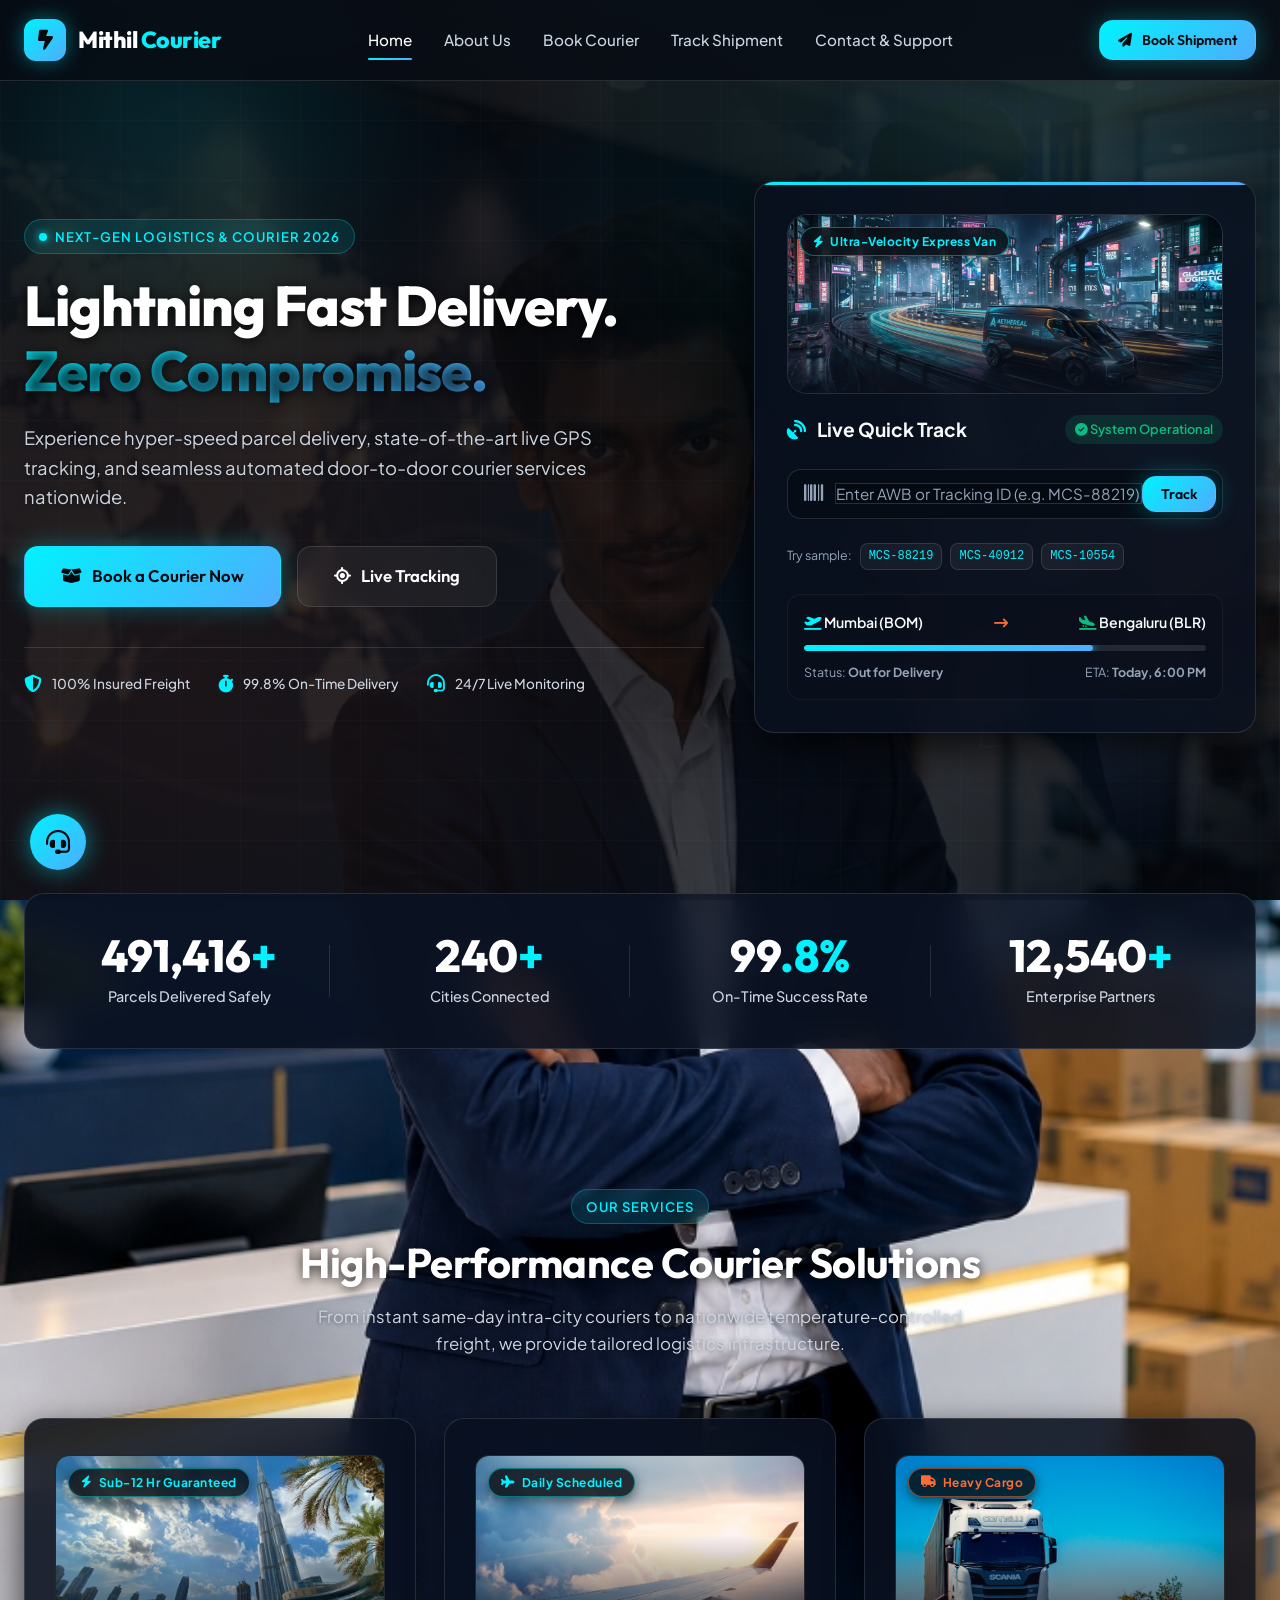
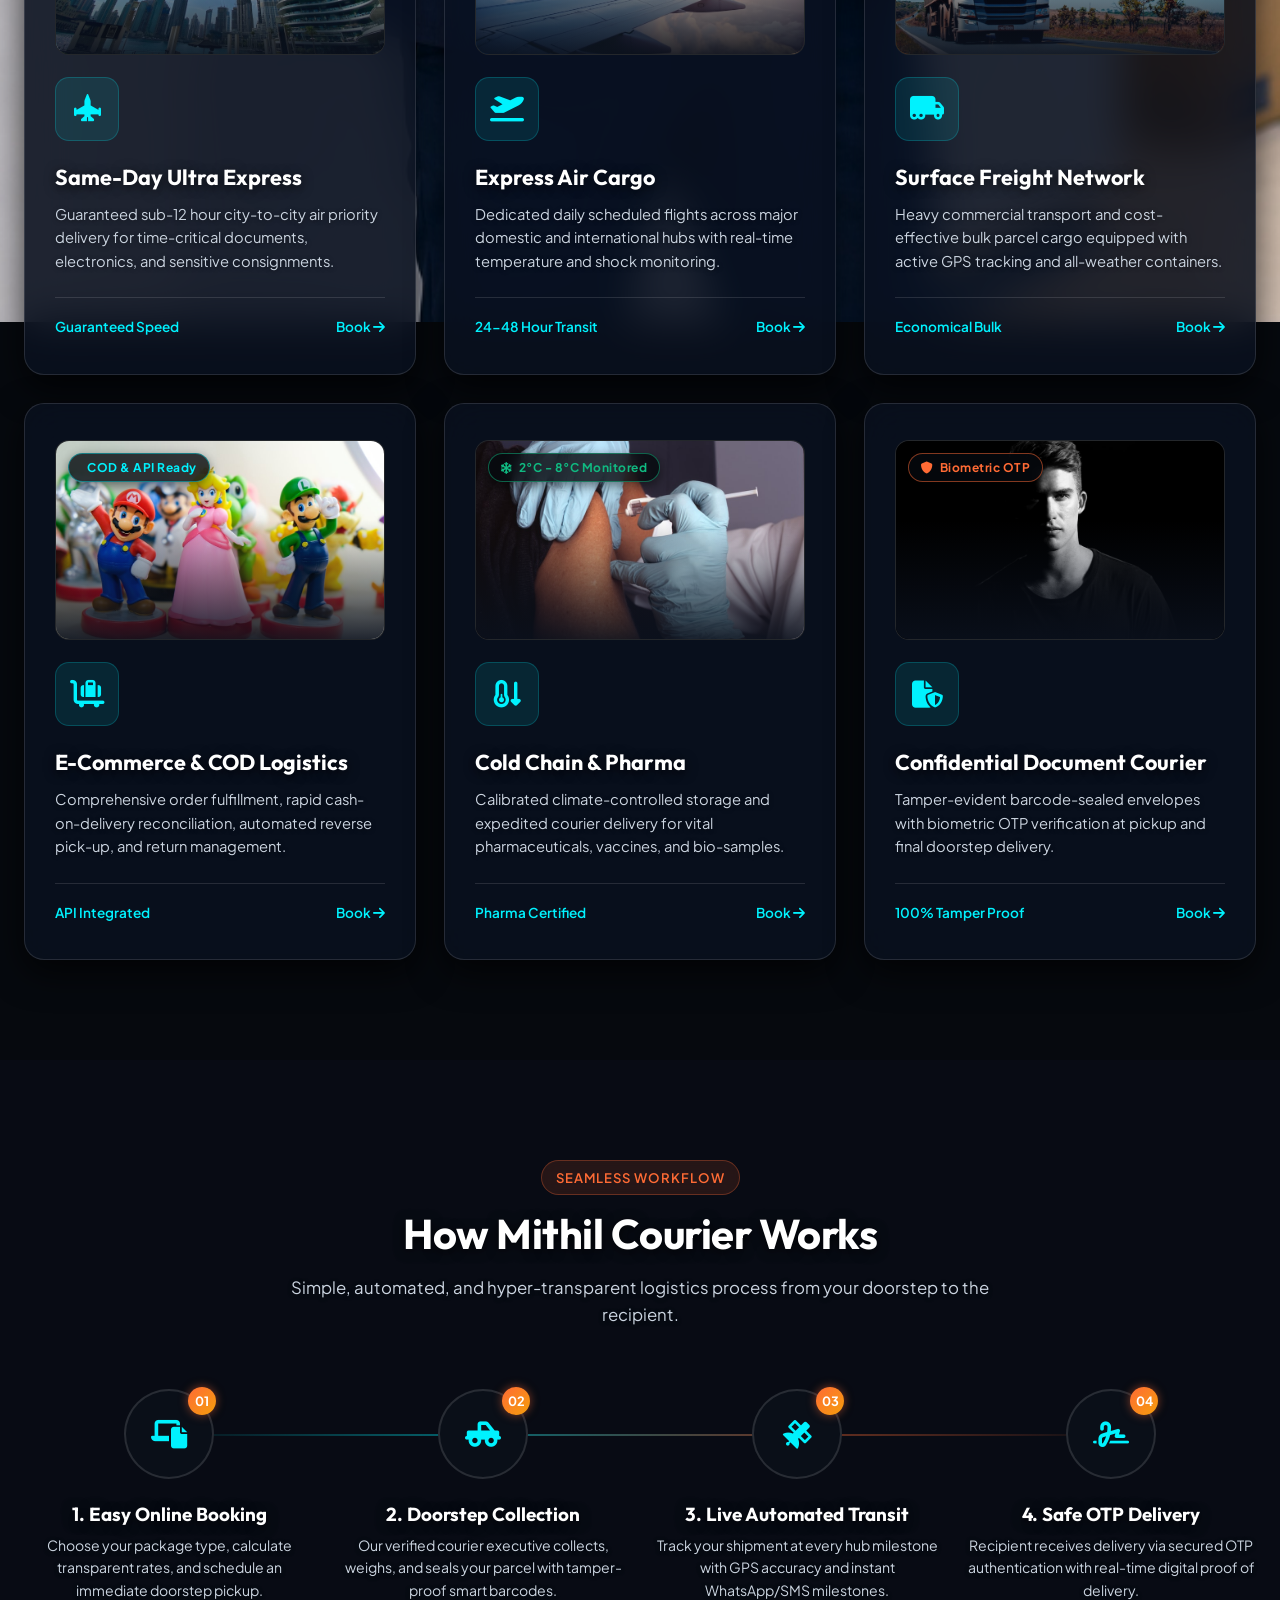
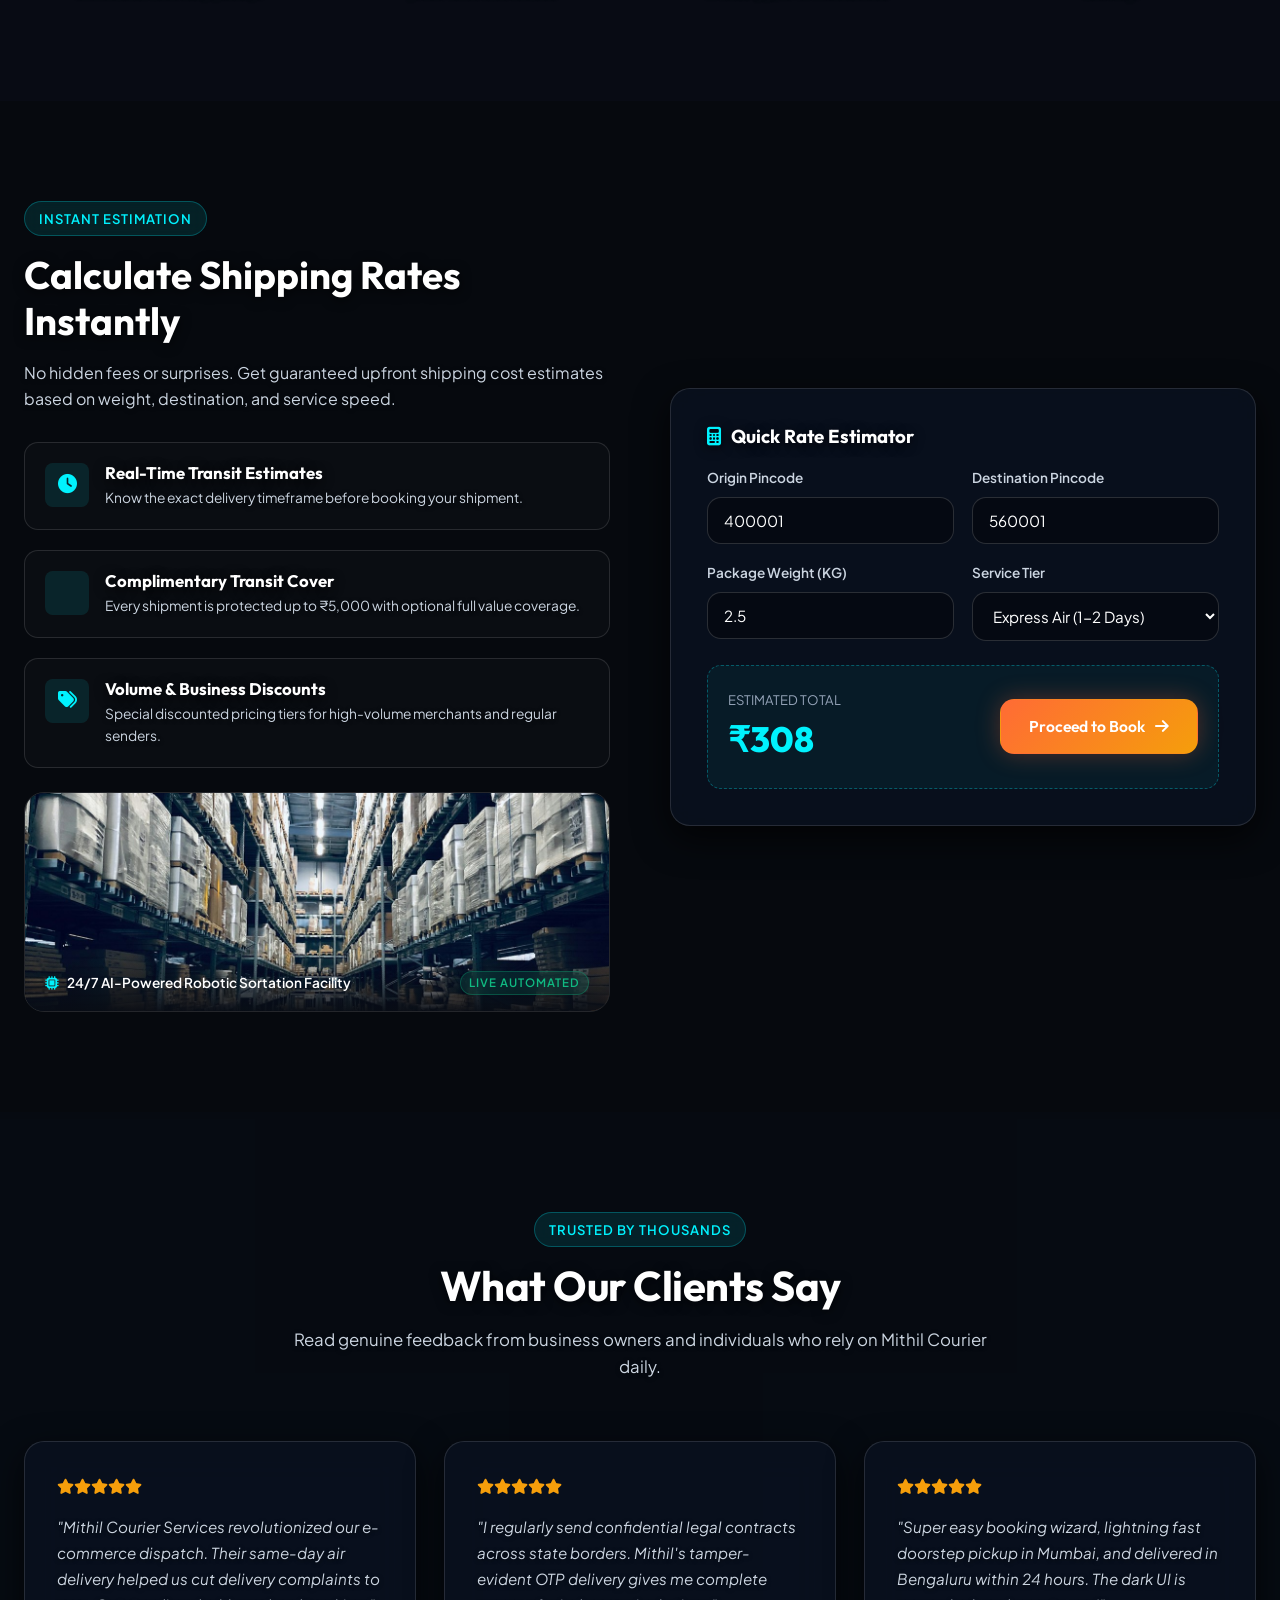
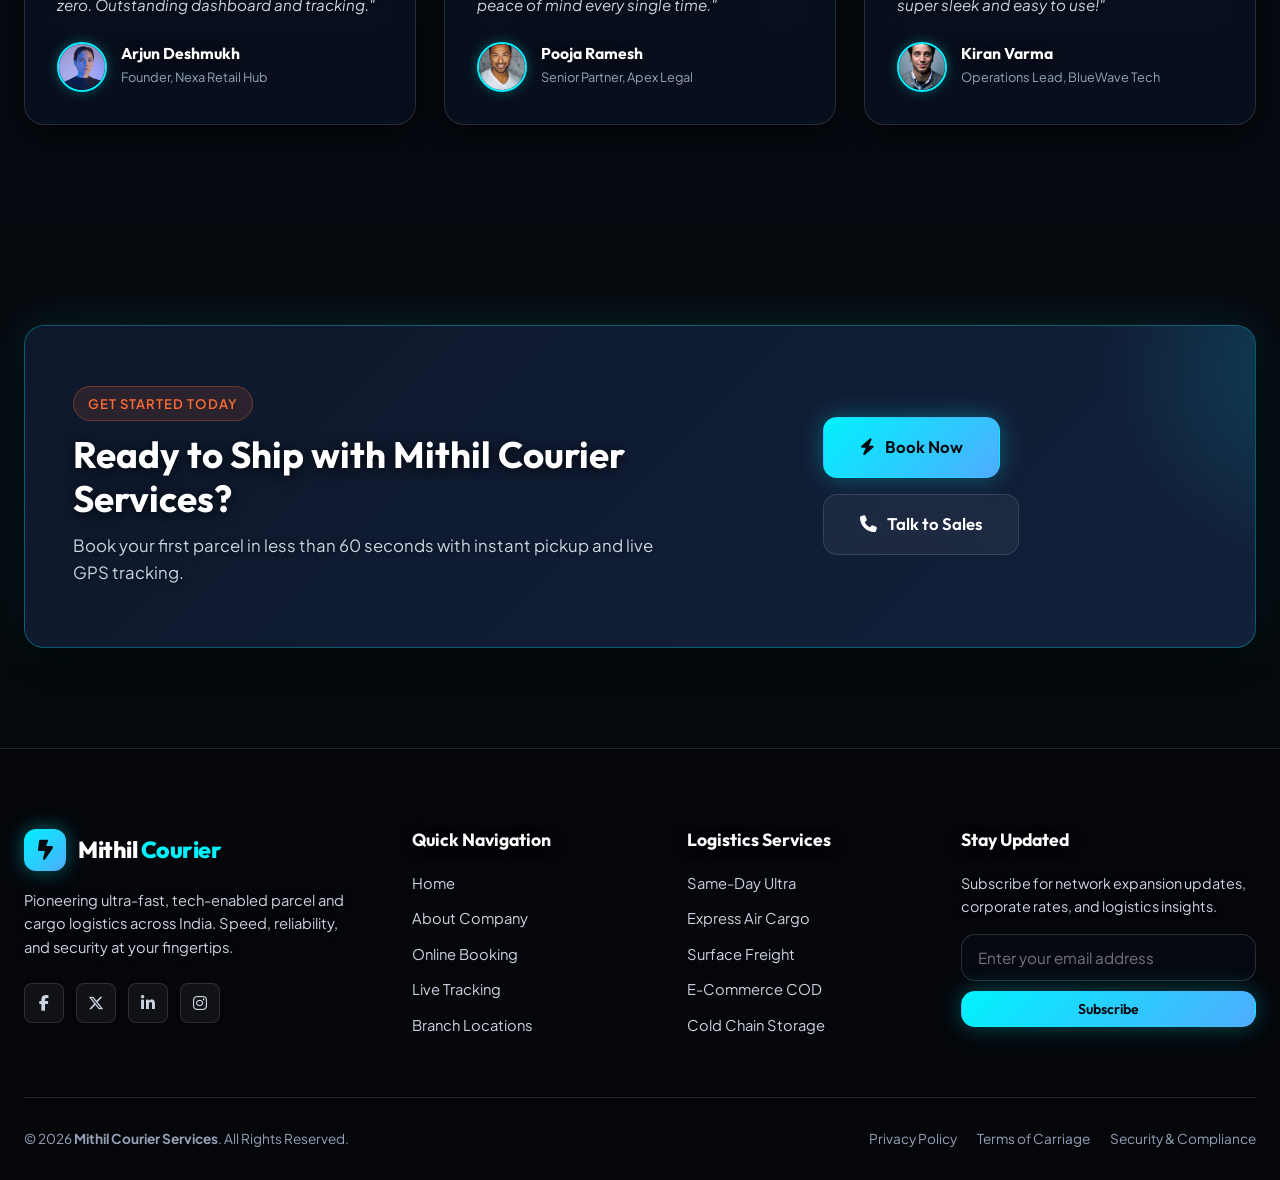
<file: html/index.html>
<!DOCTYPE html>
<html lang="en">
<head>
  <meta charset="UTF-8">
  <meta name="viewport" content="width=device-width, initial-scale=1.0">
  <title>Mithil Courier Services | Ultra-Fast Express & Logistics</title>
  <meta name="description" content="Mithil Courier Services delivers speed, precision, and reliable parcel logistics across 240+ cities. Track shipments in real-time and book express couriers instantly.">
  
  <!-- Google Fonts & Font Awesome Icons -->
  <link rel="preconnect" href="https://fonts.googleapis.com">
  <link rel="preconnect" href="https://fonts.gstatic.com" crossorigin>
  <link href="https://fonts.googleapis.com/css2?family=Outfit:wght@400;500;600;700;800;900&family=Plus+Jakarta+Sans:wght@300;400;500;600;700;800&display=swap" rel="stylesheet">
  <link rel="stylesheet" href="https://cdnjs.cloudflare.com/ajax/libs/font-awesome/6.5.1/css/all.min.css">
  
  <!-- Core Design System -->
  <link rel="stylesheet" href="../css/style.css">
</head>
<body>

  <!-- Ambient Glowing Mesh & Brand Atmosphere -->
  <div class="ambient-glow-1"></div>
  <div class="ambient-glow-2"></div>
  <div class="ambient-grid"></div>
  <div class="brand-ambient-backdrop"></div>

  <!-- Main Navigation Header -->
  <header class="site-header">
    <div class="container nav-container">
      <a href="index.html" class="brand-logo" id="header-brand-logo">
        <div class="logo-icon"><i class="fas fa-bolt-lightning"></i></div>
        <div class="brand-name">Mithil <span>Courier</span></div>
      </a>

      <nav class="nav-menu" id="primary-nav-menu">
        <a href="index.html" class="nav-link active">Home</a>
        <a href="about.html" class="nav-link">About Us</a>
        <a href="booking.html" class="nav-link">Book Courier</a>
        <a href="tracking.html" class="nav-link">Track Shipment</a>
        <a href="contact.html" class="nav-link">Contact & Support</a>
      </nav>

      <div class="nav-actions">
        <a href="booking.html" class="btn btn-primary btn-sm" id="nav-book-btn">
          <i class="fas fa-paper-plane"></i> Book Shipment
        </a>
        <button class="mobile-toggle" aria-label="Toggle navigation menu" id="mobile-toggle-btn">
          <i class="fas fa-bars"></i>
        </button>
      </div>
    </div>
  </header>

  <!-- Hero Section -->
  <section class="hero">
    <div class="container hero-grid">
      
      <!-- Hero Left Copy -->
      <div class="hero-content">
        <span class="badge">
          <span class="pulse-dot"></span> Next-Gen Logistics & Courier 2026
        </span>
        <h1>Lightning Fast Delivery. <br><span class="grad-text">Zero Compromise.</span></h1>
        <p class="hero-subtitle">
          Experience hyper-speed parcel delivery, state-of-the-art live GPS tracking, and seamless automated door-to-door courier services nationwide.
        </p>

        <div class="hero-cta-group">
          <a href="booking.html" class="btn btn-primary btn-lg" id="hero-book-cta">
            <i class="fas fa-box-open"></i> Book a Courier Now
          </a>
          <a href="tracking.html" class="btn btn-glass btn-lg" id="hero-track-cta">
            <i class="fas fa-location-crosshairs"></i> Live Tracking
          </a>
        </div>

        <div class="hero-trust-bar">
          <div class="trust-item">
            <i class="fas fa-shield-halved trust-icon"></i>
            <div class="trust-text">100% Insured Freight</div>
          </div>
          <div class="trust-item">
            <i class="fas fa-stopwatch trust-icon"></i>
            <div class="trust-text">99.8% On-Time Delivery</div>
          </div>
          <div class="trust-item">
            <i class="fas fa-headset trust-icon"></i>
            <div class="trust-text">24/7 Live Monitoring</div>
          </div>
        </div>
      </div>

      <!-- Hero Right Interactive Quick Track & Visual Fleet Card -->
      <div class="hero-visual">
        <div class="hero-track-box">
          <div class="hero-image-card">
            <img src="../images/hero_van.jpg" alt="Mithil Express Courier Fleet">
            <div class="card-img-badge"><i class="fas fa-bolt"></i> Ultra-Velocity Express Van</div>
          </div>

          <div class="track-box-header">
            <div class="track-box-title"><i class="fas fa-satellite-dish" style="color: var(--cyan-primary); margin-right: 8px;"></i> Live Quick Track</div>
            <div class="track-box-status"><i class="fas fa-circle-check"></i> System Operational</div>
          </div>

          <form action="tracking.html" method="GET" class="quick-track-form" id="hero-quick-track-form">
            <div class="track-input-wrapper">
              <i class="fas fa-barcode" style="color: var(--text-muted); margin-right: 12px; font-size: 1.2rem;"></i>
              <input type="text" name="track" id="hero-track-input" placeholder="Enter AWB or Tracking ID (e.g. MCS-88219)" required>
              <button type="submit" class="btn btn-primary btn-sm">Track</button>
            </div>
          </form>

          <div class="sample-pills">
            <span class="sample-label">Try sample:</span>
            <span class="sample-code-chip" data-code="MCS-88219" onclick="document.getElementById('hero-track-input').value='MCS-88219'">MCS-88219</span>
            <span class="sample-code-chip" data-code="MCS-40912" onclick="document.getElementById('hero-track-input').value='MCS-40912'">MCS-40912</span>
            <span class="sample-code-chip" data-code="MCS-10554" onclick="document.getElementById('hero-track-input').value='MCS-10554'">MCS-10554</span>
          </div>

          <!-- Live Sample Visual Route -->
          <div class="delivery-live-preview">
            <div class="preview-route">
              <span><i class="fas fa-plane-departure" style="color: var(--cyan-primary);"></i> Mumbai (BOM)</span>
              <span><i class="fas fa-arrow-right-long" style="color: var(--orange-accent);"></i></span>
              <span><i class="fas fa-plane-arrival" style="color: var(--emerald-success);"></i> Bengaluru (BLR)</span>
            </div>
            <div class="preview-bar">
              <div class="preview-bar-fill"></div>
            </div>
            <div class="preview-info">
              <span>Status: <strong>Out for Delivery</strong></span>
              <span>ETA: <strong>Today, 6:00 PM</strong></span>
            </div>
          </div>
        </div>
      </div>

    </div>
  </section>

  <!-- Live Statistics Counter -->
  <section class="stats-section">
    <div class="container">
      <div class="stats-grid">
        <div class="stat-item">
          <div class="stat-number" data-target="580000" data-suffix="+">580,000<span>+</span></div>
          <div class="stat-label">Parcels Delivered Safely</div>
        </div>
        <div class="stat-item">
          <div class="stat-number" data-target="240" data-suffix="+">240<span>+</span></div>
          <div class="stat-label">Cities Connected</div>
        </div>
        <div class="stat-item">
          <div class="stat-number" data-target="99" data-suffix=".8%">99.8<span>%</span></div>
          <div class="stat-label">On-Time Success Rate</div>
        </div>
        <div class="stat-item">
          <div class="stat-number" data-target="15000" data-suffix="+">15,000<span>+</span></div>
          <div class="stat-label">Enterprise Partners</div>
        </div>
      </div>
    </div>
  </section>

  <!-- Service Offerings Section -->
  <section class="section">
    <div class="container">
      <div class="section-header">
        <span class="badge">Our Services</span>
        <h2>High-Performance Courier Solutions</h2>
        <p>From instant same-day intra-city couriers to nationwide temperature-controlled freight, we provide tailored logistics infrastructure.</p>
      </div>

      <div class="services-grid">
        <!-- Service Card 1 -->
        <div class="service-card">
          <div class="card-img-wrap">
            <img src="../images/service-sameday.jpg" alt="Same-Day Ultra Express">
            <span class="card-img-badge"><i class="fas fa-bolt"></i> Sub-12 Hr Guaranteed</span>
          </div>
          <div class="service-icon-box"><i class="fas fa-jet-fighter-up"></i></div>
          <h3 class="service-title">Same-Day Ultra Express</h3>
          <p class="service-desc">Guaranteed sub-12 hour city-to-city air priority delivery for time-critical documents, electronics, and sensitive consignments.</p>
          <div class="service-meta">
            <span>Guaranteed Speed</span>
            <a href="booking.html" style="color: var(--cyan-primary);">Book <i class="fas fa-arrow-right"></i></a>
          </div>
        </div>

        <!-- Service Card 2 -->
        <div class="service-card">
          <div class="card-img-wrap">
            <img src="../images/service-aircargo.jpg" alt="Express Air Cargo">
            <span class="card-img-badge"><i class="fas fa-plane"></i> Daily Scheduled</span>
          </div>
          <div class="service-icon-box"><i class="fas fa-plane-departure"></i></div>
          <h3 class="service-title">Express Air Cargo</h3>
          <p class="service-desc">Dedicated daily scheduled flights across major domestic and international hubs with real-time temperature and shock monitoring.</p>
          <div class="service-meta">
            <span>24-48 Hour Transit</span>
            <a href="booking.html" style="color: var(--cyan-primary);">Book <i class="fas fa-arrow-right"></i></a>
          </div>
        </div>

        <!-- Service Card 3 -->
        <div class="service-card">
          <div class="card-img-wrap">
            <img src="../images/service-surface.jpg" alt="Surface Freight Network">
            <span class="card-img-badge orange"><i class="fas fa-truck"></i> Heavy Cargo</span>
          </div>
          <div class="service-icon-box"><i class="fas fa-truck-moving"></i></div>
          <h3 class="service-title">Surface Freight Network</h3>
          <p class="service-desc">Heavy commercial transport and cost-effective bulk parcel cargo equipped with active GPS tracking and all-weather containers.</p>
          <div class="service-meta">
            <span>Economical Bulk</span>
            <a href="booking.html" style="color: var(--cyan-primary);">Book <i class="fas fa-arrow-right"></i></a>
          </div>
        </div>

        <!-- Service Card 4 -->
        <div class="service-card">
          <div class="card-img-wrap">
            <img src="../images/service-ecommerce.jpg" alt="E-Commerce & COD Logistics">
            <span class="card-img-badge"><i class="fas fa-box-check"></i> COD & API Ready</span>
          </div>
          <div class="service-icon-box"><i class="fas fa-cart-flatbed-suitcase"></i></div>
          <h3 class="service-title">E-Commerce & COD Logistics</h3>
          <p class="service-desc">Comprehensive order fulfillment, rapid cash-on-delivery reconciliation, automated reverse pick-up, and return management.</p>
          <div class="service-meta">
            <span>API Integrated</span>
            <a href="booking.html" style="color: var(--cyan-primary);">Book <i class="fas fa-arrow-right"></i></a>
          </div>
        </div>

        <!-- Service Card 5 -->
        <div class="service-card">
          <div class="card-img-wrap">
            <img src="../images/service-coldchain.jpg" alt="Cold Chain & Pharma">
            <span class="card-img-badge emerald"><i class="fas fa-snowflake"></i> 2°C - 8°C Monitored</span>
          </div>
          <div class="service-icon-box"><i class="fas fa-temperature-arrow-down"></i></div>
          <h3 class="service-title">Cold Chain & Pharma</h3>
          <p class="service-desc">Calibrated climate-controlled storage and expedited courier delivery for vital pharmaceuticals, vaccines, and bio-samples.</p>
          <div class="service-meta">
            <span>Pharma Certified</span>
            <a href="booking.html" style="color: var(--cyan-primary);">Book <i class="fas fa-arrow-right"></i></a>
          </div>
        </div>

        <!-- Service Card 6 -->
        <div class="service-card">
          <div class="card-img-wrap">
            <img src="../images/service-document.jpg" alt="Confidential Document Courier">
            <span class="card-img-badge orange"><i class="fas fa-shield"></i> Biometric OTP</span>
          </div>
          <div class="service-icon-box"><i class="fas fa-file-shield"></i></div>
          <h3 class="service-title">Confidential Document Courier</h3>
          <p class="service-desc">Tamper-evident barcode-sealed envelopes with biometric OTP verification at pickup and final doorstep delivery.</p>
          <div class="service-meta">
            <span>100% Tamper Proof</span>
            <a href="booking.html" style="color: var(--cyan-primary);">Book <i class="fas fa-arrow-right"></i></a>
          </div>
        </div>
      </div>
    </div>
  </section>

  <!-- How It Works Process Workflow -->
  <section class="section" style="background: rgba(10, 15, 26, 0.5);">
    <div class="container">
      <div class="section-header">
        <span class="badge badge-orange">Seamless Workflow</span>
        <h2>How Mithil Courier Works</h2>
        <p>Simple, automated, and hyper-transparent logistics process from your doorstep to the recipient.</p>
      </div>

      <div class="process-grid">
        <div class="process-step">
          <div class="process-icon-wrap">
            <span class="process-step-num">01</span>
            <i class="fas fa-laptop-file"></i>
          </div>
          <h4>1. Easy Online Booking</h4>
          <p>Choose your package type, calculate transparent rates, and schedule an immediate doorstep pickup.</p>
        </div>

        <div class="process-step">
          <div class="process-icon-wrap">
            <span class="process-step-num">02</span>
            <i class="fas fa-truck-pickup"></i>
          </div>
          <h4>2. Doorstep Collection</h4>
          <p>Our verified courier executive collects, weighs, and seals your parcel with tamper-proof smart barcodes.</p>
        </div>

        <div class="process-step">
          <div class="process-icon-wrap">
            <span class="process-step-num">03</span>
            <i class="fas fa-satellite"></i>
          </div>
          <h4>3. Live Automated Transit</h4>
          <p>Track your shipment at every hub milestone with GPS accuracy and instant WhatsApp/SMS milestones.</p>
        </div>

        <div class="process-step">
          <div class="process-icon-wrap">
            <span class="process-step-num">04</span>
            <i class="fas fa-signature"></i>
          </div>
          <h4>4. Safe OTP Delivery</h4>
          <p>Recipient receives delivery via secured OTP authentication with real-time digital proof of delivery.</p>
        </div>
      </div>
    </div>
  </section>

  <!-- Interactive Rate Calculator & Highlights -->
  <section class="section">
    <div class="container feature-split">
      <div>
        <span class="badge">Instant Estimation</span>
        <h2 style="font-size: 2.4rem; margin: 16px 0;">Calculate Shipping Rates Instantly</h2>
        <p style="color: var(--text-secondary); margin-bottom: 24px;">
          No hidden fees or surprises. Get guaranteed upfront shipping cost estimates based on weight, destination, and service speed.
        </p>

        <div class="feature-list">
          <div class="feature-item">
            <div class="feature-item-icon"><i class="fas fa-clock"></i></div>
            <div class="feature-item-content">
              <h4>Real-Time Transit Estimates</h4>
              <p>Know the exact delivery timeframe before booking your shipment.</p>
            </div>
          </div>
          <div class="feature-item">
            <div class="feature-item-icon"><i class="fas fa-shield-check"></i></div>
            <div class="feature-item-content">
              <h4>Complimentary Transit Cover</h4>
              <p>Every shipment is protected up to ₹5,000 with optional full value coverage.</p>
            </div>
          </div>
          <div class="feature-item">
            <div class="feature-item-icon"><i class="fas fa-tags"></i></div>
            <div class="feature-item-content">
              <h4>Volume & Business Discounts</h4>
              <p>Special discounted pricing tiers for high-volume merchants and regular senders.</p>
            </div>
          </div>
        </div>

        <div class="rate-feature-img-card">
          <img src="../images/warehouse-banner.jpg" alt="Mithil Robotic Sorting Warehouse">
          <div class="img-overlay-caption">
            <span style="font-size: 0.85rem; color: #fff; font-weight: 600;"><i class="fas fa-microchip" style="color: var(--cyan-primary); margin-right: 6px;"></i> 24/7 AI-Powered Robotic Sortation Facility</span>
            <span class="badge badge-success" style="padding: 2px 8px; font-size: 0.72rem;">Live Automated</span>
          </div>
        </div>
      </div>

      <!-- Calculator Card -->
      <div class="calculator-card">
        <h3 style="margin-bottom: 20px; display: flex; align-items: center; gap: 10px;">
          <i class="fas fa-calculator" style="color: var(--cyan-primary);"></i> Quick Rate Estimator
        </h3>

        <div class="calc-grid">
          <div class="form-group">
            <label class="form-label" for="calc-origin">Origin Pincode</label>
            <input type="text" id="calc-origin" class="form-input" placeholder="e.g. 400001 (Mumbai)" value="400001">
          </div>
          <div class="form-group">
            <label class="form-label" for="calc-dest">Destination Pincode</label>
            <input type="text" id="calc-dest" class="form-input" placeholder="e.g. 560001 (Bengaluru)" value="560001">
          </div>

          <div class="form-group">
            <label class="form-label" for="calc-weight">Package Weight (KG)</label>
            <input type="number" id="calc-weight" class="form-input" value="2.5" min="0.5" step="0.5">
          </div>

          <div class="form-group">
            <label class="form-label" for="calc-service">Service Tier</label>
            <select id="calc-service" class="form-select">
              <option value="1.0">Standard Surface (2-4 Days)</option>
              <option value="1.6" selected>Express Air (1-2 Days)</option>
              <option value="2.4">Same-Day Ultra Priority</option>
            </select>
          </div>
        </div>

        <div class="calc-result-box">
          <div>
            <span style="font-size: 0.82rem; color: var(--text-muted); text-transform: uppercase;">Estimated Total</span>
            <div class="calc-price" id="calc-price-display">₹308</div>
          </div>
          <a href="booking.html" class="btn btn-orange" id="calc-proceed-btn">
            Proceed to Book <i class="fas fa-arrow-right"></i>
          </a>
        </div>
      </div>
    </div>
  </section>

  <!-- Client Testimonials -->
  <section class="section" style="background: rgba(8, 12, 20, 0.6);">
    <div class="container">
      <div class="section-header">
        <span class="badge">Trusted by Thousands</span>
        <h2>What Our Clients Say</h2>
        <p>Read genuine feedback from business owners and individuals who rely on Mithil Courier daily.</p>
      </div>

      <div class="testimonials-grid">
        <div class="testimonial-card">
          <div class="stars-rating">
            <i class="fas fa-star"></i><i class="fas fa-star"></i><i class="fas fa-star"></i><i class="fas fa-star"></i><i class="fas fa-star"></i>
          </div>
          <p class="testimonial-text">"Mithil Courier Services revolutionized our e-commerce dispatch. Their same-day air delivery helped us cut delivery complaints to zero. Outstanding dashboard and tracking."</p>
          <div class="testimonial-author">
            <img src="../images/avatar-1.jpg" alt="Arjun Deshmukh" class="author-avatar-img">
            <div class="author-info">
              <h5>Arjun Deshmukh</h5>
              <span>Founder, Nexa Retail Hub</span>
            </div>
          </div>
        </div>

        <div class="testimonial-card">
          <div class="stars-rating">
            <i class="fas fa-star"></i><i class="fas fa-star"></i><i class="fas fa-star"></i><i class="fas fa-star"></i><i class="fas fa-star"></i>
          </div>
          <p class="testimonial-text">"I regularly send confidential legal contracts across state borders. Mithil's tamper-evident OTP delivery gives me complete peace of mind every single time."</p>
          <div class="testimonial-author">
            <img src="../images/avatar-2.jpg" alt="Pooja Ramesh" class="author-avatar-img">
            <div class="author-info">
              <h5>Pooja Ramesh</h5>
              <span>Senior Partner, Apex Legal</span>
            </div>
          </div>
        </div>

        <div class="testimonial-card">
          <div class="stars-rating">
            <i class="fas fa-star"></i><i class="fas fa-star"></i><i class="fas fa-star"></i><i class="fas fa-star"></i><i class="fas fa-star"></i>
          </div>
          <p class="testimonial-text">"Super easy booking wizard, lightning fast doorstep pickup in Mumbai, and delivered in Bengaluru within 24 hours. The dark UI is super sleek and easy to use!"</p>
          <div class="testimonial-author">
            <img src="../images/avatar-3.jpg" alt="Kiran Varma" class="author-avatar-img">
            <div class="author-info">
              <h5>Kiran Varma</h5>
              <span>Operations Lead, BlueWave Tech</span>
            </div>
          </div>
        </div>
      </div>
    </div>
  </section>

  <!-- CTA Banner Section -->
  <section class="section">
    <div class="container">
      <div class="cta-banner">
        <div class="cta-content">
          <span class="badge badge-orange" style="margin-bottom: 12px;">Get Started Today</span>
          <h2>Ready to Ship with Mithil Courier Services?</h2>
          <p>Book your first parcel in less than 60 seconds with instant pickup and live GPS tracking.</p>
        </div>
        <div style="display: flex; gap: 16px; flex-wrap: wrap;">
          <a href="booking.html" class="btn btn-primary btn-lg" id="cta-book-btn"><i class="fas fa-bolt"></i> Book Now</a>
          <a href="contact.html" class="btn btn-glass btn-lg" id="cta-contact-btn"><i class="fas fa-phone"></i> Talk to Sales</a>
        </div>
      </div>
    </div>
  </section>

  <!-- Global Footer -->
  <footer class="site-footer">
    <div class="container">
      <div class="footer-grid">
        <div class="footer-brand">
          <a href="index.html" class="brand-logo">
            <div class="logo-icon"><i class="fas fa-bolt-lightning"></i></div>
            <div class="brand-name">Mithil <span>Courier</span></div>
          </a>
          <p>Pioneering ultra-fast, tech-enabled parcel and cargo logistics across India. Speed, reliability, and security at your fingertips.</p>
          <div class="social-links">
            <a href="#" class="social-btn" aria-label="Facebook"><i class="fab fa-facebook-f"></i></a>
            <a href="#" class="social-btn" aria-label="Twitter"><i class="fab fa-x-twitter"></i></a>
            <a href="#" class="social-btn" aria-label="LinkedIn"><i class="fab fa-linkedin-in"></i></a>
            <a href="#" class="social-btn" aria-label="Instagram"><i class="fab fa-instagram"></i></a>
          </div>
        </div>

        <div class="footer-col">
          <h4>Quick Navigation</h4>
          <div class="footer-links">
            <a href="index.html">Home</a>
            <a href="about.html">About Company</a>
            <a href="booking.html">Online Booking</a>
            <a href="tracking.html">Live Tracking</a>
            <a href="contact.html">Branch Locations</a>
          </div>
        </div>

        <div class="footer-col">
          <h4>Logistics Services</h4>
          <div class="footer-links">
            <a href="booking.html">Same-Day Ultra</a>
            <a href="booking.html">Express Air Cargo</a>
            <a href="booking.html">Surface Freight</a>
            <a href="booking.html">E-Commerce COD</a>
            <a href="booking.html">Cold Chain Storage</a>
          </div>
        </div>

        <div class="footer-col footer-newsletter">
          <h4>Stay Updated</h4>
          <p>Subscribe for network expansion updates, corporate rates, and logistics insights.</p>
          <form class="newsletter-form" onsubmit="event.preventDefault(); showToast('Subscribed to Mithil Courier newsletter!', 'success'); this.reset();">
            <input type="email" class="form-input" placeholder="Enter your email address" required>
            <button type="submit" class="btn btn-primary btn-sm">Subscribe</button>
          </form>
        </div>
      </div>

      <div class="footer-bottom">
        <div>&copy; 2026 <strong>Mithil Courier Services</strong>. All Rights Reserved.</div>
        <div style="display: flex; gap: 20px;">
          <a href="contact.html">Privacy Policy</a>
          <a href="contact.html">Terms of Carriage</a>
          <a href="contact.html">Security & Compliance</a>
        </div>
      </div>
    </div>
  </footer>

  <!-- Floating Quick Chat Support Trigger -->
  <button class="floating-widget-btn" id="floating-chat-trigger" title="Live Support Assistant">
    <i class="fas fa-headset"></i>
  </button>

  <!-- Support Modal -->
  <div class="modal-backdrop" id="quick-chat-modal">
    <div class="modal-content">
      <button class="modal-close-btn"><i class="fas fa-times"></i></button>
      <div style="display: flex; align-items: center; gap: 12px; margin-bottom: 20px;">
        <div class="logo-icon"><i class="fas fa-robot"></i></div>
        <div>
          <h3 style="font-size: 1.25rem;">Mithil Virtual Assistant</h3>
          <span style="font-size: 0.8rem; color: var(--emerald-success);"><i class="fas fa-circle"></i> Online 24/7</span>
        </div>
      </div>
      <p style="font-size: 0.92rem; color: var(--text-secondary); margin-bottom: 20px;">
        How can we assist you today? You can track a shipment, estimate costs, or connect with our dispatch center.
      </p>
      <div style="display: flex; flex-direction: column; gap: 10px;">
        <a href="tracking.html" class="btn btn-glass" style="justify-content: flex-start;">
          <i class="fas fa-search-location" style="color: var(--cyan-primary);"></i> Track a Consignment
        </a>
        <a href="booking.html" class="btn btn-glass" style="justify-content: flex-start;">
          <i class="fas fa-box" style="color: var(--orange-accent);"></i> Book a New Pickup
        </a>
        <a href="contact.html" class="btn btn-glass" style="justify-content: flex-start;">
          <i class="fas fa-phone-volume" style="color: var(--emerald-success);"></i> Call Regional Helpdesk (+91 1800-425-MITHIL)
        </a>
      </div>
    </div>
  </div>

  <!-- JavaScript Bundle -->
  <script src="../js/script.js"></script>
</body>
</html>
</file>
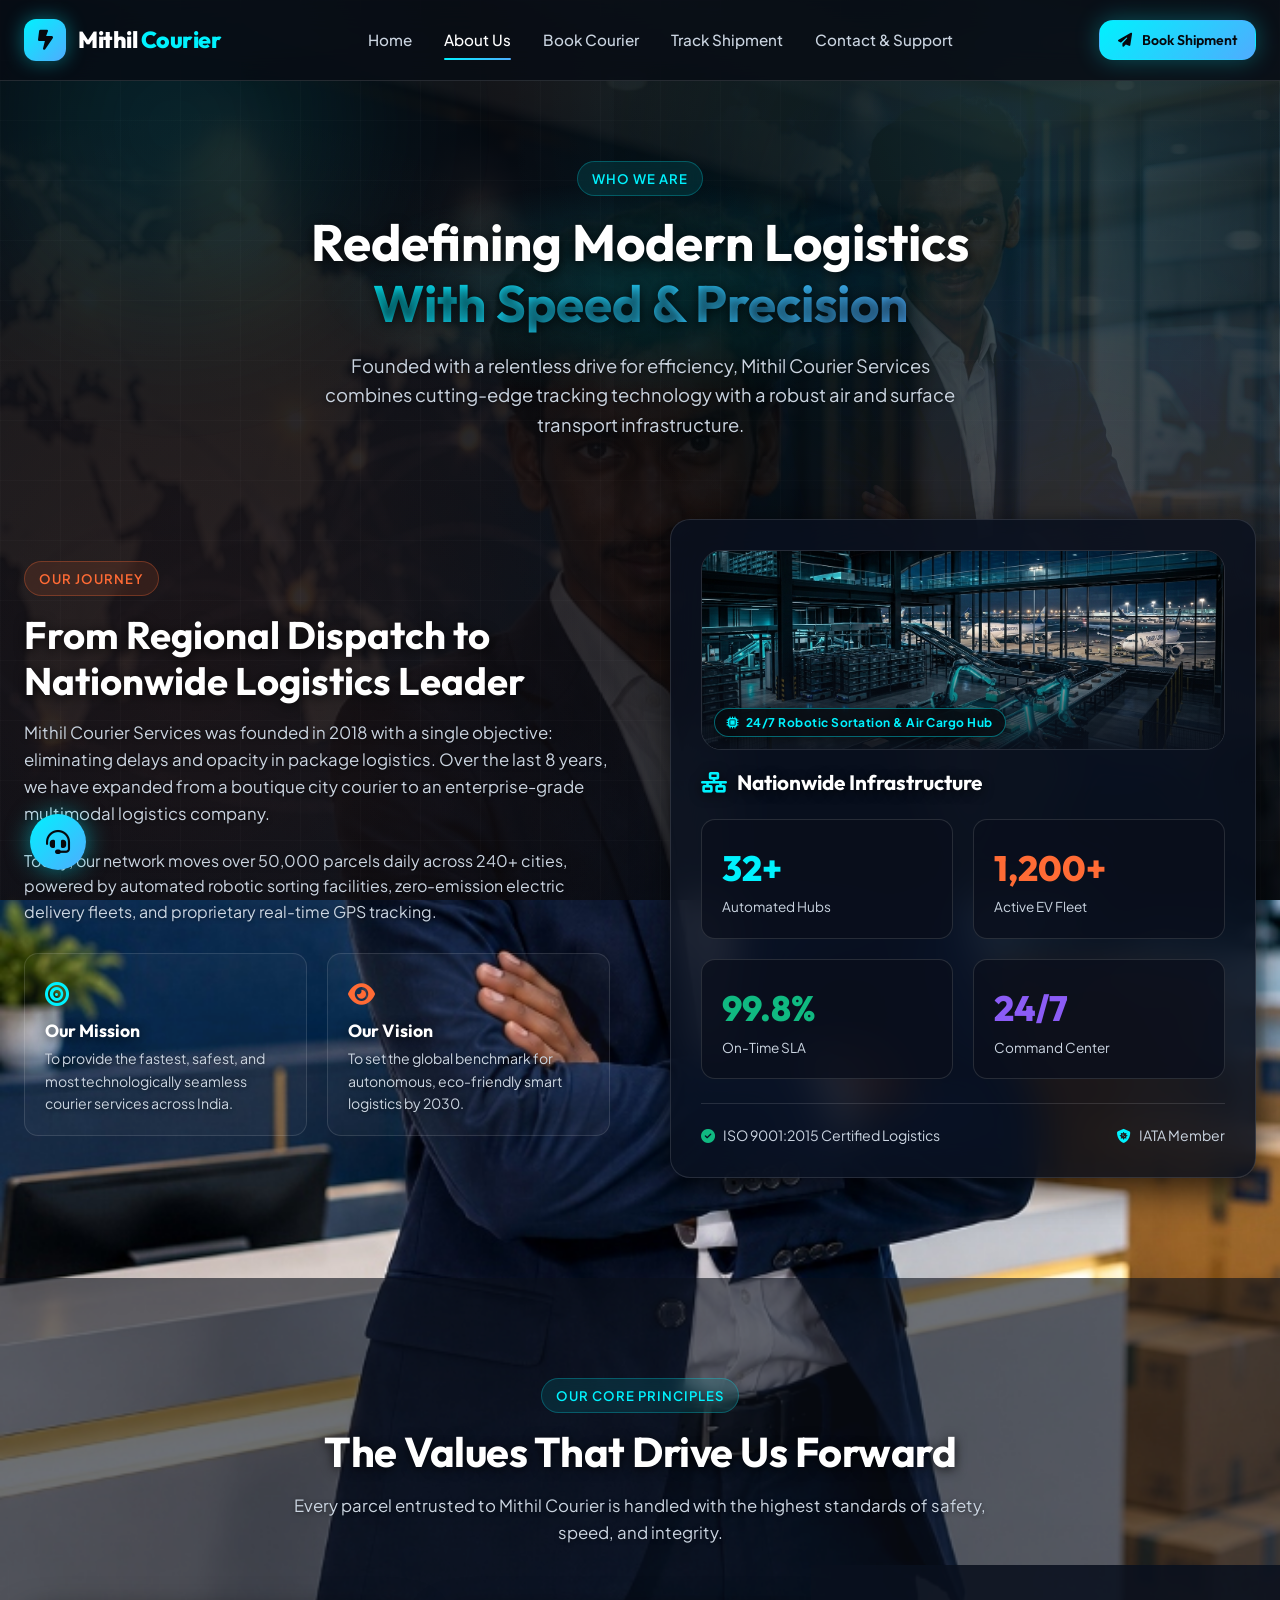
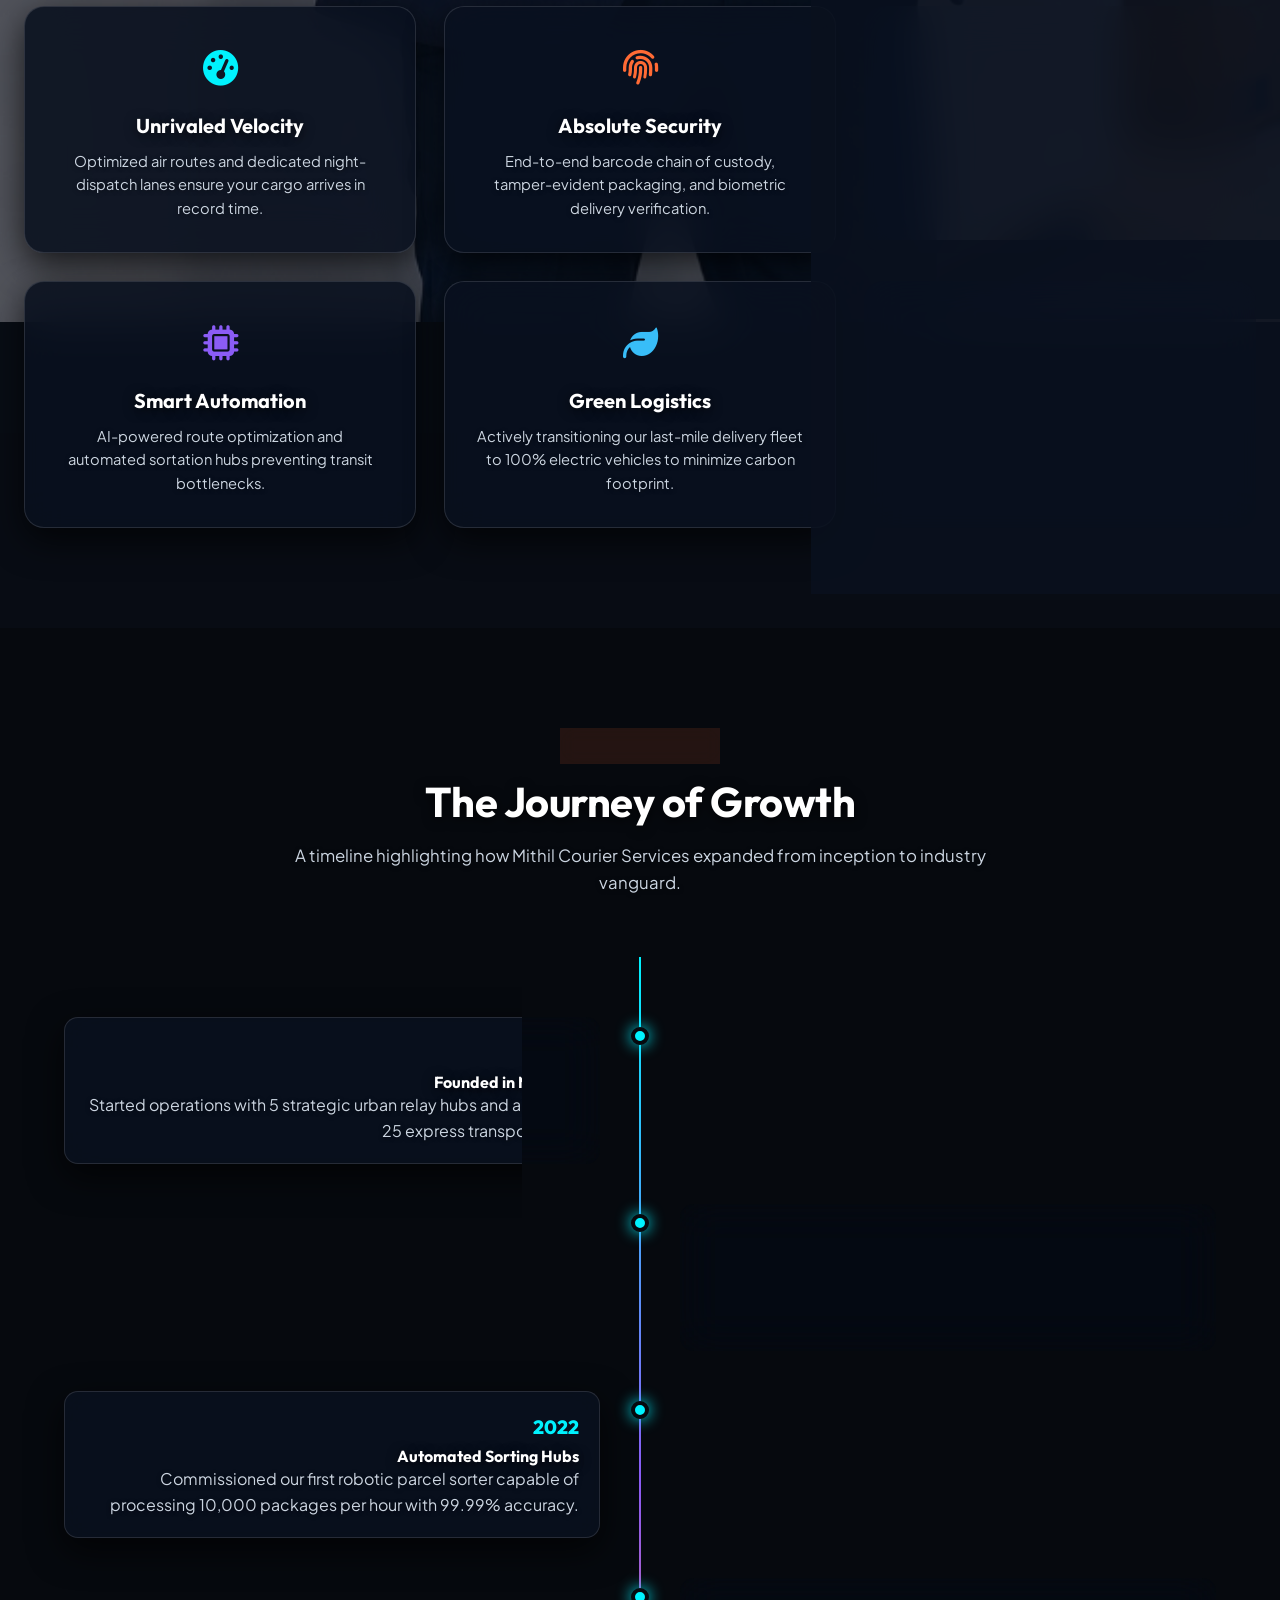
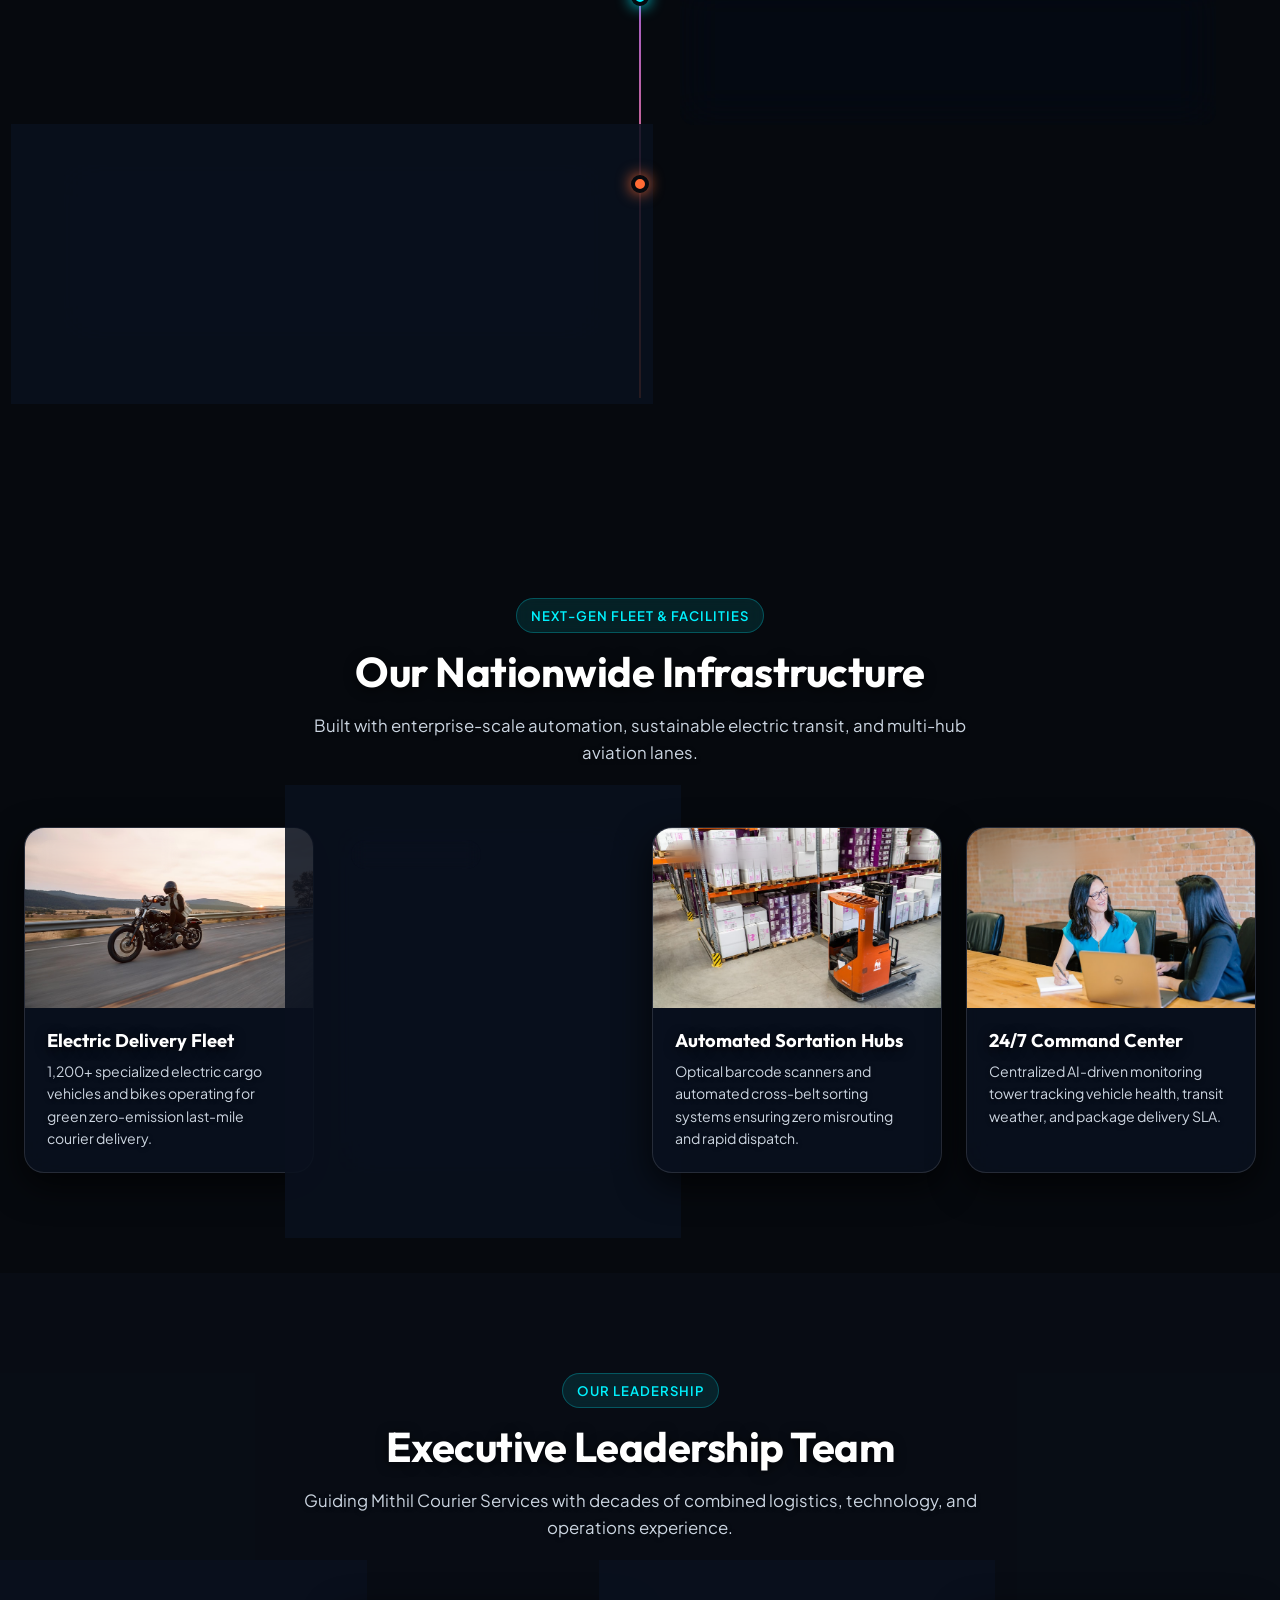
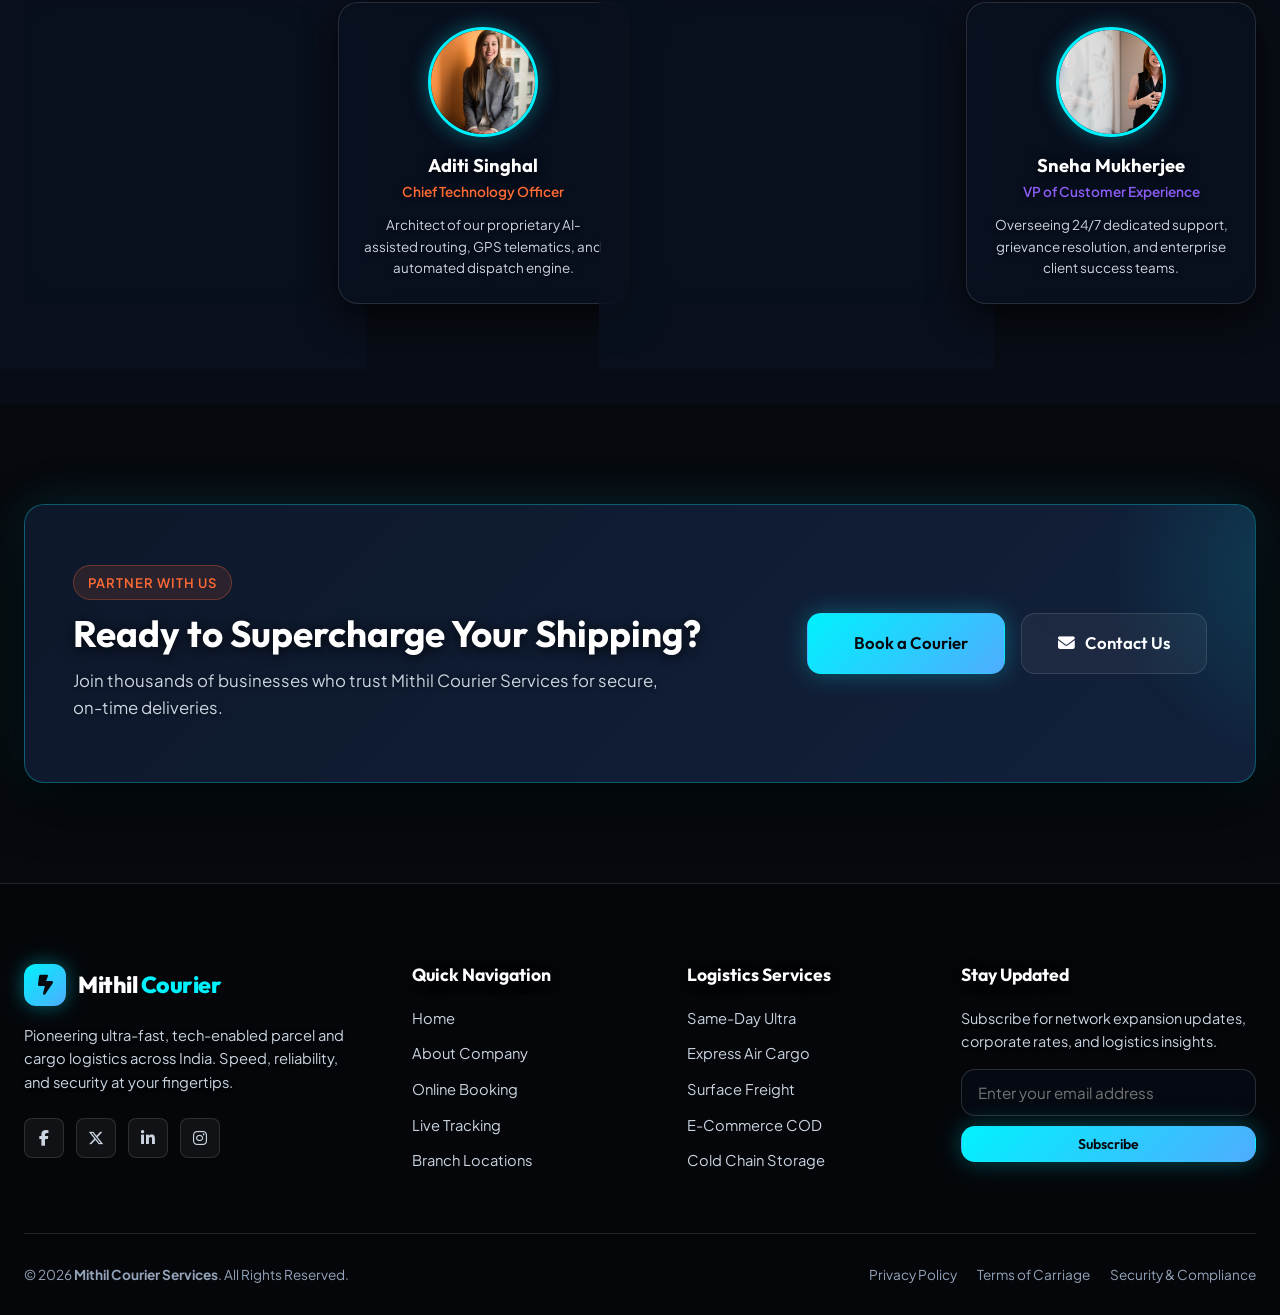
<file: html/about.html>
<!DOCTYPE html>
<html lang="en">
<head>
  <meta charset="UTF-8">
  <meta name="viewport" content="width=device-width, initial-scale=1.0">
  <title>About Us | Mithil Courier Services - Next-Gen Logistics</title>
  <meta name="description" content="Discover Mithil Courier Services - Our history, vision, leadership team, fleet network, and commitment to fast, secure, and transparent express logistics.">
  
  <!-- Google Fonts & Font Awesome Icons -->
  <link rel="preconnect" href="https://fonts.googleapis.com">
  <link rel="preconnect" href="https://fonts.gstatic.com" crossorigin>
  <link href="https://fonts.googleapis.com/css2?family=Outfit:wght@400;500;600;700;800;900&family=Plus+Jakarta+Sans:wght@300;400;500;600;700;800&display=swap" rel="stylesheet">
  <link rel="stylesheet" href="https://cdnjs.cloudflare.com/ajax/libs/font-awesome/6.5.1/css/all.min.css">
  
  <!-- Core Design System -->
  <link rel="stylesheet" href="../css/style.css">
</head>
<body>

  <!-- Ambient Glowing Mesh & Brand Atmosphere -->
  <div class="ambient-glow-1"></div>
  <div class="ambient-glow-2"></div>
  <div class="ambient-grid"></div>
  <div class="brand-ambient-backdrop"></div>

  <!-- Main Navigation Header -->
  <header class="site-header">
    <div class="container nav-container">
      <a href="index.html" class="brand-logo" id="header-brand-logo">
        <div class="logo-icon"><i class="fas fa-bolt-lightning"></i></div>
        <div class="brand-name">Mithil <span>Courier</span></div>
      </a>

      <nav class="nav-menu" id="primary-nav-menu">
        <a href="index.html" class="nav-link">Home</a>
        <a href="about.html" class="nav-link active">About Us</a>
        <a href="booking.html" class="nav-link">Book Courier</a>
        <a href="tracking.html" class="nav-link">Track Shipment</a>
        <a href="contact.html" class="nav-link">Contact & Support</a>
      </nav>

      <div class="nav-actions">
        <a href="booking.html" class="btn btn-primary btn-sm" id="nav-book-btn">
          <i class="fas fa-paper-plane"></i> Book Shipment
        </a>
        <button class="mobile-toggle" aria-label="Toggle navigation menu" id="mobile-toggle-btn">
          <i class="fas fa-bars"></i>
        </button>
      </div>
    </div>
  </header>

  <!-- Page Hero Header -->
  <section class="page-hero">
    <div class="container">
      <span class="badge">Who We Are</span>
      <h1>Redefining Modern Logistics <br><span class="grad-text">With Speed & Precision</span></h1>
      <p>
        Founded with a relentless drive for efficiency, Mithil Courier Services combines cutting-edge tracking technology with a robust air and surface transport infrastructure.
      </p>
    </div>
  </section>

  <!-- Story & Vision Split -->
  <section class="section" style="padding-top: 20px;">
    <div class="container story-grid">
      <div>
        <span class="badge badge-orange">Our Journey</span>
        <h2 style="font-size: 2.4rem; margin: 16px 0;">From Regional Dispatch to Nationwide Logistics Leader</h2>
        <p style="color: var(--text-secondary); margin-bottom: 20px; font-size: 1.05rem;">
          Mithil Courier Services was founded in 2018 with a single objective: eliminating delays and opacity in package logistics. Over the last 8 years, we have expanded from a boutique city courier to an enterprise-grade multimodal logistics company.
        </p>
        <p style="color: var(--text-secondary); margin-bottom: 28px;">
          Today, our network moves over 50,000 parcels daily across 240+ cities, powered by automated robotic sorting facilities, zero-emission electric delivery fleets, and proprietary real-time GPS tracking.
        </p>

        <div style="display: grid; grid-template-columns: 1fr 1fr; gap: 20px;">
          <div style="background: rgba(255,255,255,0.03); border: 1px solid var(--border-subtle); padding: 20px; border-radius: var(--radius-md);">
            <div style="color: var(--cyan-primary); font-size: 1.5rem; margin-bottom: 8px;"><i class="fas fa-bullseye"></i></div>
            <h4 style="font-size: 1.1rem; margin-bottom: 6px;">Our Mission</h4>
            <p style="font-size: 0.88rem; color: var(--text-secondary);">To provide the fastest, safest, and most technologically seamless courier services across India.</p>
          </div>
          <div style="background: rgba(255,255,255,0.03); border: 1px solid var(--border-subtle); padding: 20px; border-radius: var(--radius-md);">
            <div style="color: var(--orange-accent); font-size: 1.5rem; margin-bottom: 8px;"><i class="fas fa-eye"></i></div>
            <h4 style="font-size: 1.1rem; margin-bottom: 6px;">Our Vision</h4>
            <p style="font-size: 0.88rem; color: var(--text-secondary);">To set the global benchmark for autonomous, eco-friendly smart logistics by 2030.</p>
          </div>
        </div>
      </div>

      <!-- Visual Stats Matrix -->
      <div class="story-card-visual">
        <div class="hero-image-card" style="height: 200px; margin-bottom: 20px;">
          <img src="../images/about_hub.jpg" alt="Mithil Robotic Sortation & Air Cargo Hub">
          <div class="card-img-badge" style="position: absolute; bottom: 12px; left: 12px; top: auto;">
            <i class="fas fa-microchip"></i> 24/7 Robotic Sortation & Air Cargo Hub
          </div>
        </div>

        <h3 style="font-size: 1.3rem; margin-bottom: 24px; display: flex; align-items: center; gap: 10px;">
          <i class="fas fa-network-wired" style="color: var(--cyan-primary);"></i> Nationwide Infrastructure
        </h3>

        <div style="display: grid; grid-template-columns: 1fr 1fr; gap: 20px;">
          <div style="background: rgba(10, 16, 28, 0.8); padding: 20px; border-radius: var(--radius-md); border: 1px solid var(--border-subtle);">
            <div style="font-size: 2.2rem; font-family: var(--font-heading); font-weight: 800; color: var(--cyan-primary);">32+</div>
            <div style="font-size: 0.85rem; color: var(--text-secondary);">Automated Hubs</div>
          </div>
          <div style="background: rgba(10, 16, 28, 0.8); padding: 20px; border-radius: var(--radius-md); border: 1px solid var(--border-subtle);">
            <div style="font-size: 2.2rem; font-family: var(--font-heading); font-weight: 800; color: var(--orange-accent);">1,200+</div>
            <div style="font-size: 0.85rem; color: var(--text-secondary);">Active EV Fleet</div>
          </div>
          <div style="background: rgba(10, 16, 28, 0.8); padding: 20px; border-radius: var(--radius-md); border: 1px solid var(--border-subtle);">
            <div style="font-size: 2.2rem; font-family: var(--font-heading); font-weight: 800; color: var(--emerald-success);">99.8%</div>
            <div style="font-size: 0.85rem; color: var(--text-secondary);">On-Time SLA</div>
          </div>
          <div style="background: rgba(10, 16, 28, 0.8); padding: 20px; border-radius: var(--radius-md); border: 1px solid var(--border-subtle);">
            <div style="font-size: 2.2rem; font-family: var(--font-heading); font-weight: 800; color: var(--purple-accent);">24/7</div>
            <div style="font-size: 0.85rem; color: var(--text-secondary);">Command Center</div>
          </div>
        </div>

        <div style="margin-top: 24px; padding-top: 20px; border-top: 1px solid var(--border-subtle); display: flex; align-items: center; justify-content: space-between;">
          <span style="font-size: 0.88rem; color: var(--text-secondary);"><i class="fas fa-check-circle" style="color: var(--emerald-success); margin-right: 6px;"></i> ISO 9001:2015 Certified Logistics</span>
          <span style="font-size: 0.88rem; color: var(--text-secondary);"><i class="fas fa-shield-virus" style="color: var(--cyan-primary); margin-right: 6px;"></i> IATA Member</span>
        </div>
      </div>
    </div>
  </section>

  <!-- Core Pillars & Values -->
  <section class="section" style="background: rgba(10, 15, 26, 0.6);">
    <div class="container">
      <div class="section-header">
        <span class="badge">Our Core Principles</span>
        <h2>The Values That Drive Us Forward</h2>
        <p>Every parcel entrusted to Mithil Courier is handled with the highest standards of safety, speed, and integrity.</p>
      </div>

      <div class="values-grid">
        <div class="value-card">
          <div class="value-icon"><i class="fas fa-gauge-high"></i></div>
          <h3 style="font-size: 1.25rem; margin-bottom: 12px;">Unrivaled Velocity</h3>
          <p style="color: var(--text-secondary); font-size: 0.92rem;">Optimized air routes and dedicated night-dispatch lanes ensure your cargo arrives in record time.</p>
        </div>

        <div class="value-card">
          <div class="value-icon" style="color: var(--orange-accent);"><i class="fas fa-fingerprint"></i></div>
          <h3 style="font-size: 1.25rem; margin-bottom: 12px;">Absolute Security</h3>
          <p style="color: var(--text-secondary); font-size: 0.92rem;">End-to-end barcode chain of custody, tamper-evident packaging, and biometric delivery verification.</p>
        </div>

        <div class="value-card">
          <div class="value-icon" style="color: var(--emerald-success);"><i class="fas fa-satellite-dish"></i></div>
          <h3 style="font-size: 1.25rem; margin-bottom: 12px;">Total Transparency</h3>
          <p style="color: var(--text-secondary); font-size: 0.92rem;">Live milestone updates, predictive arrival timeframes, and instant digital proof of delivery.</p>
        </div>

        <div class="value-card">
          <div class="value-icon" style="color: var(--purple-accent);"><i class="fas fa-microchip"></i></div>
          <h3 style="font-size: 1.25rem; margin-bottom: 12px;">Smart Automation</h3>
          <p style="color: var(--text-secondary); font-size: 0.92rem;">AI-powered route optimization and automated sortation hubs preventing transit bottlenecks.</p>
        </div>

        <div class="value-card">
          <div class="value-icon" style="color: #38bdf8;"><i class="fas fa-leaf"></i></div>
          <h3 style="font-size: 1.25rem; margin-bottom: 12px;">Green Logistics</h3>
          <p style="color: var(--text-secondary); font-size: 0.92rem;">Actively transitioning our last-mile delivery fleet to 100% electric vehicles to minimize carbon footprint.</p>
        </div>

        <div class="value-card">
          <div class="value-icon" style="color: #ec4899;"><i class="fas fa-heart-pulse"></i></div>
          <h3 style="font-size: 1.25rem; margin-bottom: 12px;">Customer Centricity</h3>
          <p style="color: var(--text-secondary); font-size: 0.92rem;">Dedicated 24/7 priority support representatives resolving consignor queries in under 3 minutes.</p>
        </div>
      </div>
    </div>
  </section>

  <!-- Interactive Milestones Timeline -->
  <section class="section">
    <div class="container">
      <div class="section-header">
        <span class="badge badge-orange">Our Milestones</span>
        <h2>The Journey of Growth</h2>
        <p>A timeline highlighting how Mithil Courier Services expanded from inception to industry vanguard.</p>
      </div>

      <div class="timeline-track">
        <!-- 2018 -->
        <div class="timeline-item left">
          <div class="timeline-dot"></div>
          <div class="timeline-content">
            <div class="timeline-year">2018</div>
            <h4>Founded in Mumbai</h4>
            <p>Started operations with 5 strategic urban relay hubs and a fleet of 25 express transport vans.</p>
          </div>
        </div>

        <!-- 2020 -->
        <div class="timeline-item right">
          <div class="timeline-dot"></div>
          <div class="timeline-content">
            <div class="timeline-year">2020</div>
            <h4>Air Freight Integration</h4>
            <p>Partnered with major commercial carriers to launch overnight express air delivery across 45 metro cities.</p>
          </div>
        </div>

        <!-- 2022 -->
        <div class="timeline-item left">
          <div class="timeline-dot"></div>
          <div class="timeline-content">
            <div class="timeline-year">2022</div>
            <h4>Automated Sorting Hubs</h4>
            <p>Commissioned our first robotic parcel sorter capable of processing 10,000 packages per hour with 99.99% accuracy.</p>
          </div>
        </div>

        <!-- 2024 -->
        <div class="timeline-item right">
          <div class="timeline-dot"></div>
          <div class="timeline-content">
            <div class="timeline-year">2024</div>
            <h4>EV Green Logistics Rollout</h4>
            <p>Deployed 800+ electric delivery two-wheelers and vans for zero-emission last mile deliveries across 8 states.</p>
          </div>
        </div>

        <!-- 2026 -->
        <div class="timeline-item left">
          <div class="timeline-dot" style="background: var(--orange-accent); box-shadow: 0 0 15px var(--orange-accent);"></div>
          <div class="timeline-content" style="border-color: rgba(255, 107, 53, 0.4);">
            <div class="timeline-year" style="color: var(--orange-accent);">2026 & Beyond</div>
            <h4>Pan-India Hyper Network</h4>
            <p>Connecting 240+ cities, 580k+ packages delivered, and launching sub-12 hour drone delivery trials for emergency medical shipments.</p>
          </div>
        </div>
      </div>
    </div>
  </section>

  <!-- Infrastructure & Fleet Network Showcase -->
  <section class="section">
    <div class="container">
      <div class="section-header">
        <span class="badge">Next-Gen Fleet & Facilities</span>
        <h2>Our Nationwide Infrastructure</h2>
        <p>Built with enterprise-scale automation, sustainable electric transit, and multi-hub aviation lanes.</p>
      </div>

      <div class="infra-grid">
        <div class="infra-card">
          <div class="infra-img-wrap">
            <img src="../images/infra-ev-fleet.jpg" alt="Zero Emission EV Delivery Fleet">
            <span class="card-img-badge emerald"><i class="fas fa-leaf"></i> 100% Eco Fleet</span>
          </div>
          <div class="infra-content">
            <h4>Electric Delivery Fleet</h4>
            <p>1,200+ specialized electric cargo vehicles and bikes operating for green zero-emission last-mile courier delivery.</p>
          </div>
        </div>

        <div class="infra-card">
          <div class="infra-img-wrap">
            <img src="../images/infra-air-fleet.jpg" alt="Dedicated Air Cargo Freighters">
            <span class="card-img-badge"><i class="fas fa-plane"></i> Overnight Air</span>
          </div>
          <div class="infra-content">
            <h4>Express Air Freighters</h4>
            <p>Direct scheduled daily air cargo corridors connecting Delhi, Mumbai, Bengaluru, Hyderabad, and Chennai.</p>
          </div>
        </div>

        <div class="infra-card">
          <div class="infra-img-wrap">
            <img src="../images/infra-robotic-sorting.jpg" alt="Robotic Sorting Conveyors">
            <span class="card-img-badge orange"><i class="fas fa-microchip"></i> 10k/hr Sorters</span>
          </div>
          <div class="infra-content">
            <h4>Automated Sortation Hubs</h4>
            <p>Optical barcode scanners and automated cross-belt sorting systems ensuring zero misrouting and rapid dispatch.</p>
          </div>
        </div>

        <div class="infra-card">
          <div class="infra-img-wrap">
            <img src="../images/infra-command-center.jpg" alt="24/7 Operations Command Center">
            <span class="card-img-badge"><i class="fas fa-satellite"></i> Real-time Telemetry</span>
          </div>
          <div class="infra-content">
            <h4>24/7 Command Center</h4>
            <p>Centralized AI-driven monitoring tower tracking vehicle health, transit weather, and package delivery SLA.</p>
          </div>
        </div>
      </div>
    </div>
  </section>

  <!-- Leadership Team -->
  <section class="section" style="background: rgba(10, 15, 26, 0.6);">
    <div class="container">
      <div class="section-header">
        <span class="badge">Our Leadership</span>
        <h2>Executive Leadership Team</h2>
        <p>Guiding Mithil Courier Services with decades of combined logistics, technology, and operations experience.</p>
      </div>

      <div class="team-grid">
        <div class="team-card">
          <img src="../images/leader-ceo.jpg" alt="Mithil" class="team-avatar-img">
          <h4 style="font-size: 1.15rem; margin-bottom: 4px;">Mithil</h4>
          <p style="color: var(--cyan-primary); font-size: 0.85rem; font-weight: 600; margin-bottom: 12px;">Founder & Chief Executive Officer</p>
          <p style="font-size: 0.84rem; color: var(--text-secondary);">18+ years leading multimodal supply chain operations and courier logistics across South Asia.</p>
        </div>

        <div class="team-card">
          <img src="../images/leader-coo.jpg" alt="Aditi Singhal" class="team-avatar-img">
          <h4 style="font-size: 1.15rem; margin-bottom: 4px;">Aditi Singhal</h4>
          <p style="color: var(--orange-accent); font-size: 0.85rem; font-weight: 600; margin-bottom: 12px;">Chief Technology Officer</p>
          <p style="font-size: 0.84rem; color: var(--text-secondary);">Architect of our proprietary AI-assisted routing, GPS telematics, and automated dispatch engine.</p>
        </div>

        <div class="team-card">
          <img src="../images/leader-cto.jpg" alt="sainath" class="team-avatar-img">
          <h4 style="font-size: 1.15rem; margin-bottom: 4px;">sainath</h4>
          <p style="color: var(--emerald-success); font-size: 0.85rem; font-weight: 600; margin-bottom: 12px;">Head of Air Freight & Transit</p>
          <p style="font-size: 0.84rem; color: var(--text-secondary);">Former Aviation Logistics director managing domestic air cargo network and airport ramp teams.</p>
        </div>

        <div class="team-card">
          <img src="../images/leader-vplogistics.jpg" alt="Sneha Mukherjee" class="team-avatar-img">
          <h4 style="font-size: 1.15rem; margin-bottom: 4px;">Sneha Mukherjee</h4>
          <p style="color: var(--purple-accent); font-size: 0.85rem; font-weight: 600; margin-bottom: 12px;">VP of Customer Experience</p>
          <p style="font-size: 0.84rem; color: var(--text-secondary);">Overseeing 24/7 dedicated support, grievance resolution, and enterprise client success teams.</p>
        </div>
      </div>
    </div>
  </section>

  <!-- CTA Banner -->
  <section class="section">
    <div class="container">
      <div class="cta-banner">
        <div class="cta-content">
          <span class="badge badge-orange" style="margin-bottom: 12px;">Partner With Us</span>
          <h2>Ready to Supercharge Your Shipping?</h2>
          <p>Join thousands of businesses who trust Mithil Courier Services for secure, on-time deliveries.</p>
        </div>
        <div style="display: flex; gap: 16px; flex-wrap: wrap;">
          <a href="booking.html" class="btn btn-primary btn-lg"><i class="fas fa-box-check"></i> Book a Courier</a>
          <a href="contact.html" class="btn btn-glass btn-lg"><i class="fas fa-envelope"></i> Contact Us</a>
        </div>
      </div>
    </div>
  </section>

  <!-- Global Footer -->
  <footer class="site-footer">
    <div class="container">
      <div class="footer-grid">
        <div class="footer-brand">
          <a href="index.html" class="brand-logo">
            <div class="logo-icon"><i class="fas fa-bolt-lightning"></i></div>
            <div class="brand-name">Mithil <span>Courier</span></div>
          </a>
          <p>Pioneering ultra-fast, tech-enabled parcel and cargo logistics across India. Speed, reliability, and security at your fingertips.</p>
          <div class="social-links">
            <a href="#" class="social-btn" aria-label="Facebook"><i class="fab fa-facebook-f"></i></a>
            <a href="#" class="social-btn" aria-label="Twitter"><i class="fab fa-x-twitter"></i></a>
            <a href="#" class="social-btn" aria-label="LinkedIn"><i class="fab fa-linkedin-in"></i></a>
            <a href="#" class="social-btn" aria-label="Instagram"><i class="fab fa-instagram"></i></a>
          </div>
        </div>

        <div class="footer-col">
          <h4>Quick Navigation</h4>
          <div class="footer-links">
            <a href="index.html">Home</a>
            <a href="about.html">About Company</a>
            <a href="booking.html">Online Booking</a>
            <a href="tracking.html">Live Tracking</a>
            <a href="contact.html">Branch Locations</a>
          </div>
        </div>

        <div class="footer-col">
          <h4>Logistics Services</h4>
          <div class="footer-links">
            <a href="booking.html">Same-Day Ultra</a>
            <a href="booking.html">Express Air Cargo</a>
            <a href="booking.html">Surface Freight</a>
            <a href="booking.html">E-Commerce COD</a>
            <a href="booking.html">Cold Chain Storage</a>
          </div>
        </div>

        <div class="footer-col footer-newsletter">
          <h4>Stay Updated</h4>
          <p>Subscribe for network expansion updates, corporate rates, and logistics insights.</p>
          <form class="newsletter-form" onsubmit="event.preventDefault(); showToast('Subscribed to Mithil Courier newsletter!', 'success'); this.reset();">
            <input type="email" class="form-input" placeholder="Enter your email address" required>
            <button type="submit" class="btn btn-primary btn-sm">Subscribe</button>
          </form>
        </div>
      </div>

      <div class="footer-bottom">
        <div>&copy; 2026 <strong>Mithil Courier Services</strong>. All Rights Reserved.</div>
        <div style="display: flex; gap: 20px;">
          <a href="contact.html">Privacy Policy</a>
          <a href="contact.html">Terms of Carriage</a>
          <a href="contact.html">Security & Compliance</a>
        </div>
      </div>
    </div>
  </footer>

  <!-- Floating Quick Chat Support Trigger -->
  <button class="floating-widget-btn" id="floating-chat-trigger" title="Live Support Assistant">
    <i class="fas fa-headset"></i>
  </button>

  <!-- Support Modal -->
  <div class="modal-backdrop" id="quick-chat-modal">
    <div class="modal-content">
      <button class="modal-close-btn"><i class="fas fa-times"></i></button>
      <div style="display: flex; align-items: center; gap: 12px; margin-bottom: 20px;">
        <div class="logo-icon"><i class="fas fa-robot"></i></div>
        <div>
          <h3 style="font-size: 1.25rem;">Mithil Virtual Assistant</h3>
          <span style="font-size: 0.8rem; color: var(--emerald-success);"><i class="fas fa-circle"></i> Online 24/7</span>
        </div>
      </div>
      <p style="font-size: 0.92rem; color: var(--text-secondary); margin-bottom: 20px;">
        How can we assist you today? You can track a shipment, estimate costs, or connect with our dispatch center.
      </p>
      <div style="display: flex; flex-direction: column; gap: 10px;">
        <a href="tracking.html" class="btn btn-glass" style="justify-content: flex-start;">
          <i class="fas fa-search-location" style="color: var(--cyan-primary);"></i> Track a Consignment
        </a>
        <a href="booking.html" class="btn btn-glass" style="justify-content: flex-start;">
          <i class="fas fa-box" style="color: var(--orange-accent);"></i> Book a New Pickup
        </a>
        <a href="contact.html" class="btn btn-glass" style="justify-content: flex-start;">
          <i class="fas fa-phone-volume" style="color: var(--emerald-success);"></i> Call Regional Helpdesk (+91 1800-425-MITHIL)
        </a>
      </div>
    </div>
  </div>

  <!-- JavaScript Bundle -->
  <script src="../js/script.js"></script>
</body>
</html>
</file>
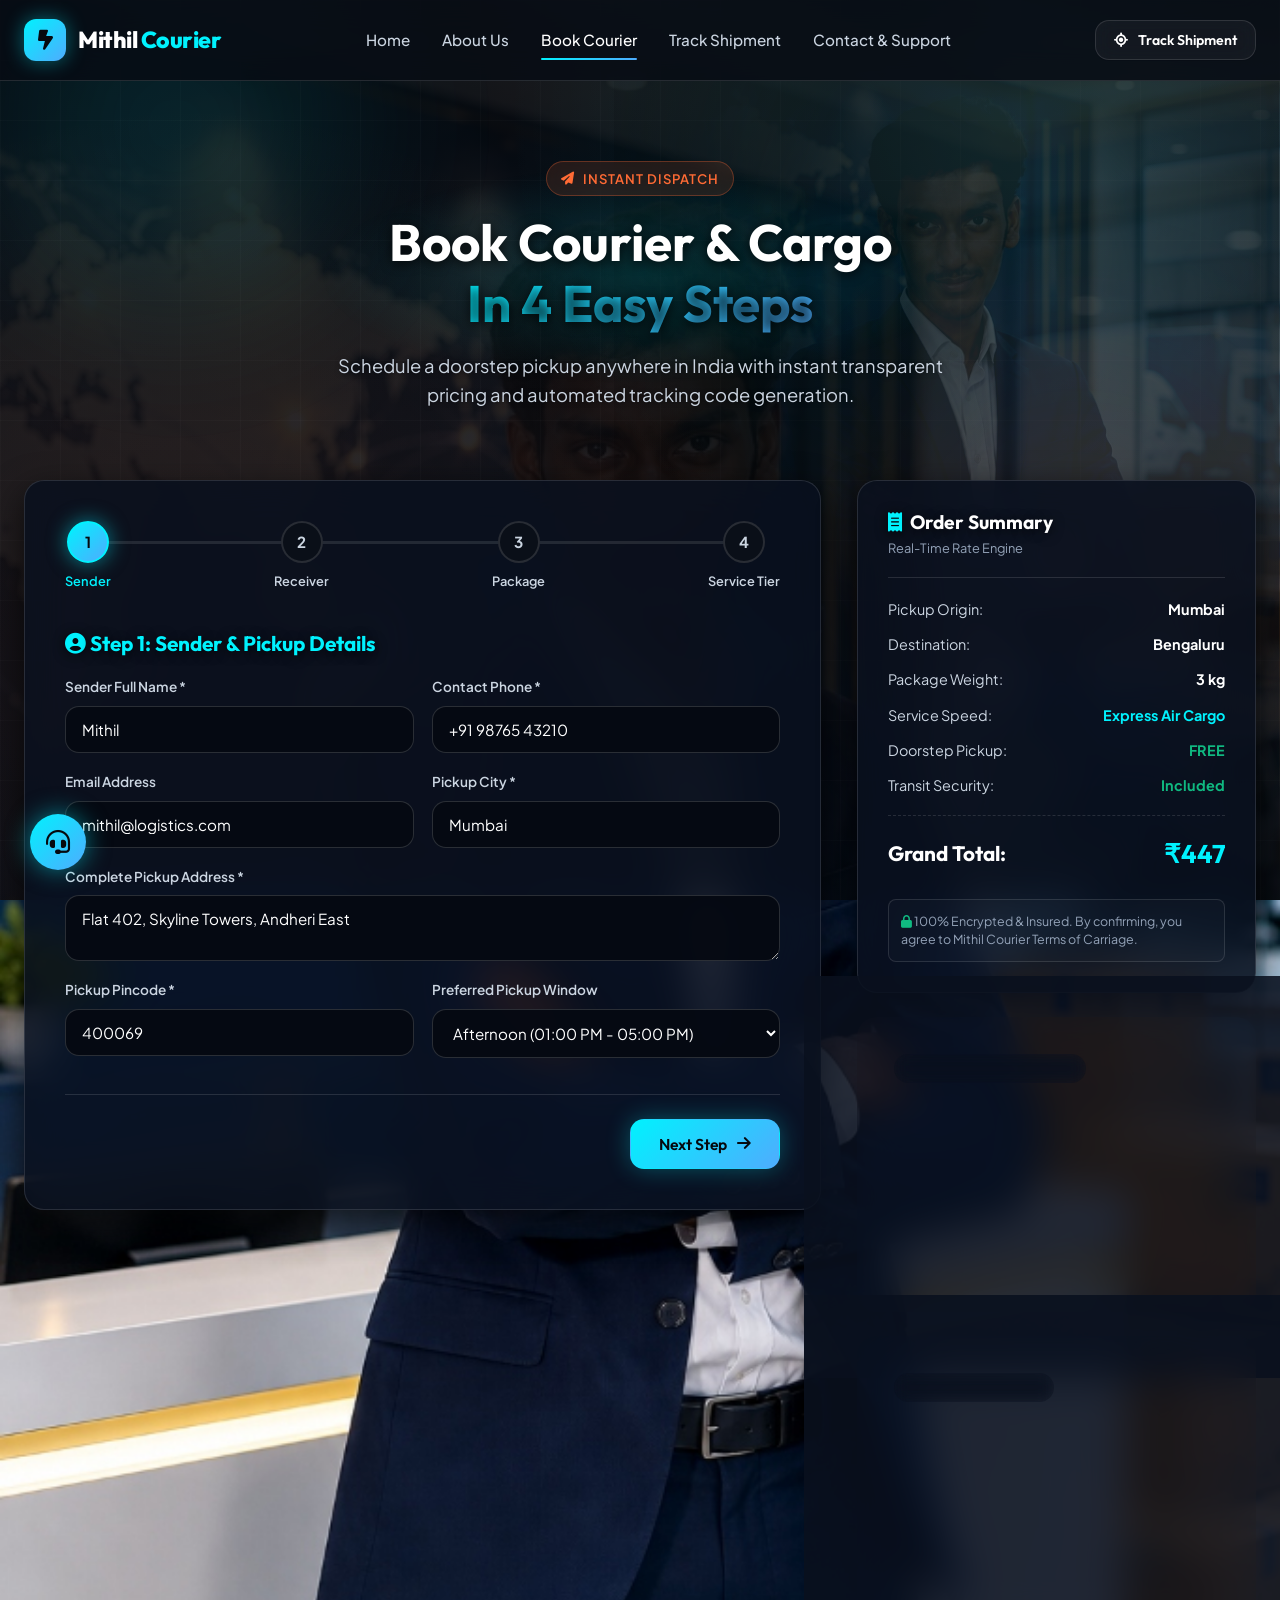
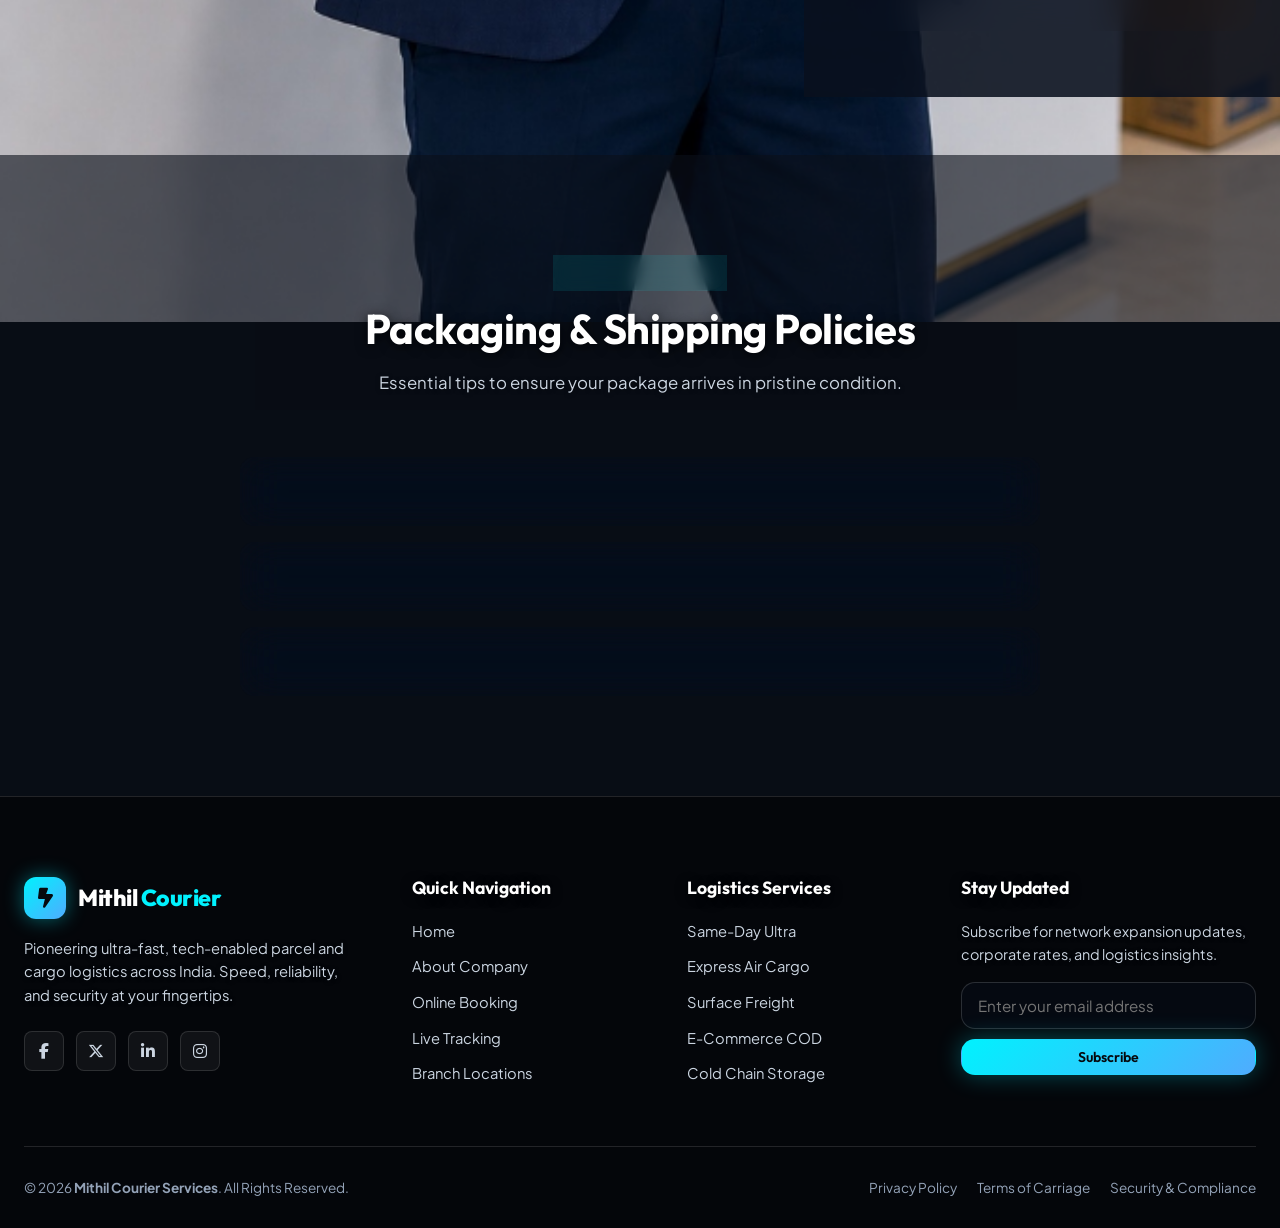
<file: html/booking.html>
<!DOCTYPE html>
<html lang="en">
<head>
  <meta charset="UTF-8">
  <meta name="viewport" content="width=device-width, initial-scale=1.0">
  <title>Book a Courier Online | Mithil Courier Services</title>
  <meta name="description" content="Book express courier and parcel pickups online with Mithil Courier Services. Real-time cost calculation, transparent pricing, and instant barcode generation.">
  
  <!-- Google Fonts & Font Awesome Icons -->
  <link rel="preconnect" href="https://fonts.googleapis.com">
  <link rel="preconnect" href="https://fonts.gstatic.com" crossorigin>
  <link href="https://fonts.googleapis.com/css2?family=Outfit:wght@400;500;600;700;800;900&family=Plus+Jakarta+Sans:wght@300;400;500;600;700;800&display=swap" rel="stylesheet">
  <link rel="stylesheet" href="https://cdnjs.cloudflare.com/ajax/libs/font-awesome/6.5.1/css/all.min.css">
  
  <!-- Core Design System -->
  <link rel="stylesheet" href="../css/style.css">
</head>
<body>

  <!-- Ambient Glowing Mesh & Brand Atmosphere -->
  <div class="ambient-glow-1"></div>
  <div class="ambient-glow-2"></div>
  <div class="ambient-grid"></div>
  <div class="brand-ambient-backdrop"></div>

  <!-- Main Navigation Header -->
  <header class="site-header">
    <div class="container nav-container">
      <a href="index.html" class="brand-logo" id="header-brand-logo">
        <div class="logo-icon"><i class="fas fa-bolt-lightning"></i></div>
        <div class="brand-name">Mithil <span>Courier</span></div>
      </a>

      <nav class="nav-menu" id="primary-nav-menu">
        <a href="index.html" class="nav-link">Home</a>
        <a href="about.html" class="nav-link">About Us</a>
        <a href="booking.html" class="nav-link active">Book Courier</a>
        <a href="tracking.html" class="nav-link">Track Shipment</a>
        <a href="contact.html" class="nav-link">Contact & Support</a>
      </nav>

      <div class="nav-actions">
        <a href="tracking.html" class="btn btn-glass btn-sm" id="nav-track-btn">
          <i class="fas fa-location-crosshairs"></i> Track Shipment
        </a>
        <button class="mobile-toggle" aria-label="Toggle navigation menu" id="mobile-toggle-btn">
          <i class="fas fa-bars"></i>
        </button>
      </div>
    </div>
  </header>

  <!-- Page Hero Header -->
  <section class="page-hero">
    <div class="container">
      <span class="badge badge-orange"><i class="fas fa-paper-plane"></i> Instant Dispatch</span>
      <h1>Book Courier & Cargo <br><span class="grad-text">In 4 Easy Steps</span></h1>
      <p>Schedule a doorstep pickup anywhere in India with instant transparent pricing and automated tracking code generation.</p>
    </div>
  </section>

  <!-- Multi-Step Booking Section -->
  <section class="section" style="padding-top: 10px;">
    <div class="container booking-wizard-wrapper">
      
      <!-- Left Column: Wizard Card -->
      <div class="wizard-card">
        
        <!-- Step Indicators -->
        <div class="wizard-steps">
          <div class="step-indicator active" data-step="1">
            <div class="step-bubble">1</div>
            <div class="step-title">Sender</div>
          </div>
          <div class="step-indicator" data-step="2">
            <div class="step-bubble">2</div>
            <div class="step-title">Receiver</div>
          </div>
          <div class="step-indicator" data-step="3">
            <div class="step-bubble">3</div>
            <div class="step-title">Package</div>
          </div>
          <div class="step-indicator" data-step="4">
            <div class="step-bubble">4</div>
            <div class="step-title">Service Tier</div>
          </div>
        </div>

        <!-- Multi-Step Form Container -->
        <form id="booking-wizard-form">
          
          <!-- STEP 1: SENDER INFO -->
          <div class="wizard-step-pane active" data-step="1">
            <h3 style="font-size: 1.3rem; margin-bottom: 20px; color: var(--cyan-primary);">
              <i class="fas fa-user-circle"></i> Step 1: Sender & Pickup Details
            </h3>
            
            <div class="calc-grid">
              <div class="form-group">
                <label class="form-label" for="sender-name">Sender Full Name *</label>
                <input type="text" id="sender-name" class="form-input" placeholder="e.g. Mithil Kumar" value="Mithil" required>
              </div>

              <div class="form-group">
                <label class="form-label" for="sender-phone">Contact Phone *</label>
                <input type="tel" id="sender-phone" class="form-input" placeholder="e.g. +91 98765 43210" value="+91 98765 43210" required>
              </div>

              <div class="form-group">
                <label class="form-label" for="sender-email">Email Address</label>
                <input type="email" id="sender-email" class="form-input" placeholder="e.g. sender@example.com" value="mithil@logistics.com">
              </div>

              <div class="form-group">
                <label class="form-label" for="sender-city">Pickup City *</label>
                <input type="text" id="sender-city" class="form-input" placeholder="e.g. Mumbai" value="Mumbai">
              </div>

              <div class="form-group full-width">
                <label class="form-label" for="sender-address">Complete Pickup Address *</label>
                <textarea id="sender-address" class="form-textarea" rows="2" placeholder="Building, Street, Landmark" required>Flat 402, Skyline Towers, Andheri East</textarea>
              </div>

              <div class="form-group">
                <label class="form-label" for="sender-pincode">Pickup Pincode *</label>
                <input type="text" id="sender-pincode" class="form-input" placeholder="e.g. 400069" value="400069" required>
              </div>

              <div class="form-group">
                <label class="form-label" for="sender-slot">Preferred Pickup Window</label>
                <select id="sender-slot" class="form-select">
                  <option>Morning (09:00 AM - 01:00 PM)</option>
                  <option selected>Afternoon (01:00 PM - 05:00 PM)</option>
                  <option>Evening Express (05:00 PM - 09:00 PM)</option>
                </select>
              </div>
            </div>
          </div>

          <!-- STEP 2: RECEIVER INFO -->
          <div class="wizard-step-pane" data-step="2">
            <h3 style="font-size: 1.3rem; margin-bottom: 20px; color: var(--cyan-primary);">
              <i class="fas fa-location-dot"></i> Step 2: Consignee / Recipient Details
            </h3>

            <div class="calc-grid">
              <div class="form-group">
                <label class="form-label" for="receiver-name">Recipient Full Name *</label>
                <input type="text" id="receiver-name" class="form-input" placeholder="e.g. Priya Sundaram" value="Priya Sundaram" required>
              </div>

              <div class="form-group">
                <label class="form-label" for="receiver-phone">Recipient Phone *</label>
                <input type="tel" id="receiver-phone" class="form-input" placeholder="e.g. +91 91234 56789" value="+91 91234 56789" required>
              </div>

              <div class="form-group">
                <label class="form-label" for="receiver-email">Recipient Email (for tracking updates)</label>
                <input type="email" id="receiver-email" class="form-input" placeholder="e.g. priya@domain.com">
              </div>

              <div class="form-group">
                <label class="form-label" for="receiver-city">Destination City *</label>
                <input type="text" id="receiver-city" class="form-input" placeholder="e.g. Bengaluru" value="Bengaluru">
              </div>

              <div class="form-group full-width">
                <label class="form-label" for="receiver-address">Delivery Address *</label>
                <textarea id="receiver-address" class="form-textarea" rows="2" placeholder="House/Office No, Street, Area" required>Plot 12, Koramangala 4th Block, Near Tech Hub</textarea>
              </div>

              <div class="form-group">
                <label class="form-label" for="receiver-pincode">Destination Pincode *</label>
                <input type="text" id="receiver-pincode" class="form-input" placeholder="e.g. 560034" value="560034" required>
              </div>

              <div class="form-group">
                <label class="form-label" for="delivery-instructions">Delivery Instructions</label>
                <input type="text" id="delivery-instructions" class="form-input" placeholder="e.g. Leave with security if unavailable">
              </div>
            </div>
          </div>

          <!-- STEP 3: PACKAGE SPECS -->
          <div class="wizard-step-pane" data-step="3">
            <h3 style="font-size: 1.3rem; margin-bottom: 20px; color: var(--cyan-primary);">
              <i class="fas fa-boxes-stacked"></i> Step 3: Package Specifications & Add-ons
            </h3>

            <div class="calc-grid">
              <div class="form-group">
                <label class="form-label" for="pkg-category">Package Category</label>
                <select id="pkg-category" class="form-select">
                  <option>Documents & Contracts</option>
                  <option selected>Electronics & Gadgets</option>
                  <option>Apparel & Textiles</option>
                  <option>Commercial Samples</option>
                  <option>Healthcare & Pharma</option>
                  <option>Other Merchandise</option>
                </select>
              </div>

              <div class="form-group">
                <label class="form-label" for="pkg-weight">Weight (in Kilograms) *</label>
                <input type="number" id="pkg-weight" class="form-input" value="3.0" min="0.5" step="0.5" required>
              </div>

              <div class="form-group">
                <label class="form-label" for="pkg-dimensions">Dimensions (L x W x H in cm)</label>
                <input type="text" id="pkg-dimensions" class="form-input" placeholder="e.g. 30 x 20 x 15 cm" value="30 x 20 x 15 cm">
              </div>

              <div class="form-group">
                <label class="form-label" for="pkg-value">Declared Shipment Value (₹)</label>
                <input type="number" id="pkg-value" class="form-input" value="5000">
              </div>

              <div class="form-group full-width">
                <label class="form-label" style="margin-bottom: 12px;">Value-Added Protection</label>
                <div style="display: flex; gap: 24px; flex-wrap: wrap;">
                  <label style="display: flex; align-items: center; gap: 10px; cursor: pointer;">
                    <input type="checkbox" id="addon-insurance" checked style="accent-color: var(--cyan-primary); width: 18px; height: 18px;">
                    <span>Transit Insurance Coverage (+₹49)</span>
                  </label>
                  <label style="display: flex; align-items: center; gap: 10px; cursor: pointer;">
                    <input type="checkbox" id="addon-fragile" style="accent-color: var(--cyan-primary); width: 18px; height: 18px;">
                    <span>Special Fragile Handling (+₹35)</span>
                  </label>
                </div>
              </div>
            </div>
          </div>

          <!-- STEP 4: SERVICE TIER -->
          <div class="wizard-step-pane" data-step="4">
            <h3 style="font-size: 1.3rem; margin-bottom: 20px; color: var(--cyan-primary);">
              <i class="fas fa-truck-fast"></i> Step 4: Choose Delivery Speed
            </h3>

            <div class="service-type-selector">
              <label class="service-radio-card selected">
                <input type="radio" name="service_tier" value="1.6" data-name="Express Air Cargo" checked>
                <div>
                  <h4 style="font-size: 1.05rem; margin-bottom: 4px;"><i class="fas fa-plane" style="color: var(--cyan-primary);"></i> Express Air Priority</h4>
                  <p style="font-size: 0.85rem; color: var(--text-secondary); margin-bottom: 6px;">Overnight dispatch, guaranteed delivery within 24-48 hours.</p>
                  <span class="badge">Most Popular</span>
                </div>
              </label>

              <label class="service-radio-card">
                <input type="radio" name="service_tier" value="2.4" data-name="Same-Day Ultra">
                <div>
                  <h4 style="font-size: 1.05rem; margin-bottom: 4px;"><i class="fas fa-bolt" style="color: var(--orange-accent);"></i> Same-Day Ultra</h4>
                  <p style="font-size: 0.85rem; color: var(--text-secondary); margin-bottom: 6px;">Hyper-speed sub-12 hour delivery for urgent shipments.</p>
                  <span class="badge badge-orange">Fastest</span>
                </div>
              </label>

              <label class="service-radio-card">
                <input type="radio" name="service_tier" value="1.0" data-name="Standard Surface">
                <div>
                  <h4 style="font-size: 1.05rem; margin-bottom: 4px;"><i class="fas fa-truck" style="color: var(--emerald-success);"></i> Standard Surface</h4>
                  <p style="font-size: 0.85rem; color: var(--text-secondary); margin-bottom: 6px;">Economical reliable ground logistics across 3-5 days.</p>
                  <span class="badge badge-success">Value</span>
                </div>
              </label>

              <label class="service-radio-card">
                <input type="radio" name="service_tier" value="0.85" data-name="Eco Bulk Cargo">
                <div>
                  <h4 style="font-size: 1.05rem; margin-bottom: 4px;"><i class="fas fa-boxes-stacked" style="color: var(--purple-accent);"></i> Eco Bulk Cargo</h4>
                  <p style="font-size: 0.85rem; color: var(--text-secondary); margin-bottom: 6px;">Tailored for heavy packages exceeding 15 kg.</p>
                  <span class="badge" style="color: var(--purple-accent); border-color: var(--purple-accent);">Heavy Freight</span>
                </div>
              </label>
            </div>
          </div>

          <!-- Wizard Navigation Buttons -->
          <div class="wizard-nav-buttons">
            <button type="button" class="btn btn-glass" id="wizard-prev-btn">
              <i class="fas fa-arrow-left"></i> Previous Step
            </button>
            <button type="button" class="btn btn-primary" id="wizard-next-btn">
              Next Step <i class="fas fa-arrow-right"></i>
            </button>
          </div>

        </form>
      </div>

      <!-- Right Column: Live Booking Summary Sidebar & Visual Guides -->
      <aside>
        <div class="booking-summary-card">
          <div class="summary-header">
            <h3 style="font-size: 1.2rem; display: flex; align-items: center; gap: 8px;">
              <i class="fas fa-receipt" style="color: var(--cyan-primary);"></i> Order Summary
            </h3>
            <span style="font-size: 0.8rem; color: var(--text-muted);">Real-Time Rate Engine</span>
          </div>

          <div class="summary-row">
            <span>Pickup Origin:</span>
            <strong id="sum-sender" style="color: var(--text-pure);">Mumbai</strong>
          </div>

          <div class="summary-row">
            <span>Destination:</span>
            <strong id="sum-receiver" style="color: var(--text-pure);">Bengaluru</strong>
          </div>

          <div class="summary-row">
            <span>Package Weight:</span>
            <strong id="sum-weight" style="color: var(--text-pure);">3.0 kg</strong>
          </div>

          <div class="summary-row">
            <span>Service Speed:</span>
            <strong id="sum-service" style="color: var(--cyan-primary);">Express Air Cargo</strong>
          </div>

          <div class="summary-row">
            <span>Doorstep Pickup:</span>
            <strong style="color: var(--emerald-success);">FREE</strong>
          </div>

          <div class="summary-row">
            <span>Transit Security:</span>
            <strong style="color: var(--emerald-success);">Included</strong>
          </div>

          <div class="summary-total">
            <span>Grand Total:</span>
            <span class="amount" id="sum-total">₹447</span>
          </div>

          <div style="margin-top: 24px; font-size: 0.78rem; color: var(--text-muted); line-height: 1.5; background: rgba(255,255,255,0.02); padding: 12px; border-radius: var(--radius-sm); border: 1px solid var(--border-subtle);">
            <i class="fas fa-lock" style="color: var(--emerald-success);"></i> 100% Encrypted & Insured. By confirming, you agree to Mithil Courier Terms of Carriage.
          </div>
        </div>

        <!-- Visual Packaging & Doorstep Pickup Promo Cards -->
        <div class="booking-side-card" style="margin-top: 24px;">
          <div class="booking-side-img">
            <img src="../images/booking_parcel.jpg" alt="Smart Holographic Sealed Parcel">
            <span class="card-img-badge"><i class="fas fa-barcode"></i> Smart Holographic Seal</span>
          </div>
          <h4 style="font-size: 1.05rem; margin-bottom: 6px;">Next-Gen Smart Packaging</h4>
          <p style="font-size: 0.84rem; color: var(--text-secondary);">Each consignment is protected with optical digital seal and active IoT routing code.</p>
        </div>

        <div class="booking-side-card">
          <div class="booking-side-img">
            <img src="../images/doorstep-pickup.jpg" alt="Doorstep Courier Executive">
            <span class="card-img-badge emerald"><i class="fas fa-user-check"></i> Verified Executive</span>
          </div>
          <h4 style="font-size: 1.05rem; margin-bottom: 6px;">Zero-Contact Doorstep Pickup</h4>
          <p style="font-size: 0.84rem; color: var(--text-secondary);">Our agent weighs, verifies, and scans your package on the spot with digital receipt delivery.</p>
        </div>
      </aside>

    </div>
  </section>

  <!-- Guidelines & FAQ Accordion Section -->
  <section class="section" style="background: rgba(10, 15, 26, 0.6);">
    <div class="container">
      <div class="section-header">
        <span class="badge">Help & Guidelines</span>
        <h2>Packaging & Shipping Policies</h2>
        <p>Essential tips to ensure your package arrives in pristine condition.</p>
      </div>

      <div class="faq-accordion">
        <div class="faq-item">
          <div class="faq-question">
            <span>What items are prohibited from express shipment?</span>
            <i class="fas fa-chevron-down faq-icon"></i>
          </div>
          <div class="faq-answer">
            <p>Flammable liquids, explosives, narcotics, perishable contraband, currency notes, and unregistered hazardous chemicals cannot be transported via Mithil Courier Services according to civil aviation guidelines.</p>
          </div>
        </div>

        <div class="faq-item">
          <div class="faq-question">
            <span>How should I package fragile glassware or electronics?</span>
            <i class="fas fa-chevron-down faq-icon"></i>
          </div>
          <div class="faq-answer">
            <p>Use minimum 2-3 layers of bubble wrap with corner protectors inside a sturdy corrugated cardboard box. Make sure to check the "Special Fragile Handling" option during booking so our sorting personnel tag your package with neon priority badges.</p>
          </div>
        </div>

        <div class="faq-item">
          <div class="faq-question">
            <span>Can I reschedule or cancel a booked pickup?</span>
            <i class="fas fa-chevron-down faq-icon"></i>
          </div>
          <div class="faq-answer">
            <p>Yes, you can modify pickup time slots or cancel free of charge up to 30 minutes before your courier agent arrives by contacting our 24/7 support line.</p>
          </div>
        </div>
      </div>
    </div>
  </section>

  <!-- Booking Confirmation Success Modal -->
  <div class="modal-backdrop" id="booking-success-modal">
    <div class="modal-content" style="text-align: center;">
      <button class="modal-close-btn"><i class="fas fa-times"></i></button>
      
      <div style="width: 70px; height: 70px; border-radius: 50%; background: rgba(16, 185, 129, 0.15); border: 2px solid var(--emerald-success); display: flex; align-items: center; justify-content: center; margin: 0 auto 20px; font-size: 2rem; color: var(--emerald-success); box-shadow: 0 0 25px rgba(16, 185, 129, 0.4);">
        <i class="fas fa-check"></i>
      </div>

      <h2 style="font-size: 1.8rem; margin-bottom: 8px;">Shipment Booked!</h2>
      <p style="color: var(--text-secondary); font-size: 0.95rem; margin-bottom: 24px;">
        Your pickup has been successfully registered with Mithil Courier Services dispatch center.
      </p>

      <div style="background: rgba(0, 242, 254, 0.08); border: 1px dashed var(--cyan-primary); border-radius: var(--radius-md); padding: 20px; margin-bottom: 24px;">
        <span style="font-size: 0.8rem; color: var(--text-muted); text-transform: uppercase;">Generated AWB / Tracking Number</span>
        <div style="font-family: var(--font-heading); font-size: 1.8rem; font-weight: 800; color: var(--cyan-primary); margin: 6px 0;" id="modal-awb-code">MCS-99412</div>
        <button type="button" class="btn btn-glass btn-sm" onclick="copyToClipboard(document.getElementById('modal-awb-code').textContent)">
          <i class="far fa-copy"></i> Copy AWB
        </button>
      </div>

      <div style="display: flex; gap: 12px; justify-content: center;">
        <a href="tracking.html" class="btn btn-primary" id="modal-track-link">
          <i class="fas fa-location-crosshairs"></i> Live Track Package
        </a>
        <button type="button" class="btn btn-glass modal-close-trigger">
          Done
        </button>
      </div>
    </div>
  </div>

  <!-- Global Footer -->
  <footer class="site-footer">
    <div class="container">
      <div class="footer-grid">
        <div class="footer-brand">
          <a href="index.html" class="brand-logo">
            <div class="logo-icon"><i class="fas fa-bolt-lightning"></i></div>
            <div class="brand-name">Mithil <span>Courier</span></div>
          </a>
          <p>Pioneering ultra-fast, tech-enabled parcel and cargo logistics across India. Speed, reliability, and security at your fingertips.</p>
          <div class="social-links">
            <a href="#" class="social-btn" aria-label="Facebook"><i class="fab fa-facebook-f"></i></a>
            <a href="#" class="social-btn" aria-label="Twitter"><i class="fab fa-x-twitter"></i></a>
            <a href="#" class="social-btn" aria-label="LinkedIn"><i class="fab fa-linkedin-in"></i></a>
            <a href="#" class="social-btn" aria-label="Instagram"><i class="fab fa-instagram"></i></a>
          </div>
        </div>

        <div class="footer-col">
          <h4>Quick Navigation</h4>
          <div class="footer-links">
            <a href="index.html">Home</a>
            <a href="about.html">About Company</a>
            <a href="booking.html">Online Booking</a>
            <a href="tracking.html">Live Tracking</a>
            <a href="contact.html">Branch Locations</a>
          </div>
        </div>

        <div class="footer-col">
          <h4>Logistics Services</h4>
          <div class="footer-links">
            <a href="booking.html">Same-Day Ultra</a>
            <a href="booking.html">Express Air Cargo</a>
            <a href="booking.html">Surface Freight</a>
            <a href="booking.html">E-Commerce COD</a>
            <a href="booking.html">Cold Chain Storage</a>
          </div>
        </div>

        <div class="footer-col footer-newsletter">
          <h4>Stay Updated</h4>
          <p>Subscribe for network expansion updates, corporate rates, and logistics insights.</p>
          <form class="newsletter-form" onsubmit="event.preventDefault(); showToast('Subscribed to Mithil Courier newsletter!', 'success'); this.reset();">
            <input type="email" class="form-input" placeholder="Enter your email address" required>
            <button type="submit" class="btn btn-primary btn-sm">Subscribe</button>
          </form>
        </div>
      </div>

      <div class="footer-bottom">
        <div>&copy; 2026 <strong>Mithil Courier Services</strong>. All Rights Reserved.</div>
        <div style="display: flex; gap: 20px;">
          <a href="contact.html">Privacy Policy</a>
          <a href="contact.html">Terms of Carriage</a>
          <a href="contact.html">Security & Compliance</a>
        </div>
      </div>
    </div>
  </footer>

  <!-- Floating Quick Chat Support Trigger -->
  <button class="floating-widget-btn" id="floating-chat-trigger" title="Live Support Assistant">
    <i class="fas fa-headset"></i>
  </button>

  <!-- Support Modal -->
  <div class="modal-backdrop" id="quick-chat-modal">
    <div class="modal-content">
      <button class="modal-close-btn"><i class="fas fa-times"></i></button>
      <div style="display: flex; align-items: center; gap: 12px; margin-bottom: 20px;">
        <div class="logo-icon"><i class="fas fa-robot"></i></div>
        <div>
          <h3 style="font-size: 1.25rem;">Mithil Virtual Assistant</h3>
          <span style="font-size: 0.8rem; color: var(--emerald-success);"><i class="fas fa-circle"></i> Online 24/7</span>
        </div>
      </div>
      <p style="font-size: 0.92rem; color: var(--text-secondary); margin-bottom: 20px;">
        How can we assist you today? You can track a shipment, estimate costs, or connect with our dispatch center.
      </p>
      <div style="display: flex; flex-direction: column; gap: 10px;">
        <a href="tracking.html" class="btn btn-glass" style="justify-content: flex-start;">
          <i class="fas fa-search-location" style="color: var(--cyan-primary);"></i> Track a Consignment
        </a>
        <a href="booking.html" class="btn btn-glass" style="justify-content: flex-start;">
          <i class="fas fa-box" style="color: var(--orange-accent);"></i> Book a New Pickup
        </a>
        <a href="contact.html" class="btn btn-glass" style="justify-content: flex-start;">
          <i class="fas fa-phone-volume" style="color: var(--emerald-success);"></i> Call Regional Helpdesk (+91 1800-425-MITHIL)
        </a>
      </div>
    </div>
  </div>

  <!-- JavaScript Bundle -->
  <script src="../js/script.js"></script>
</body>
</html>
</file>
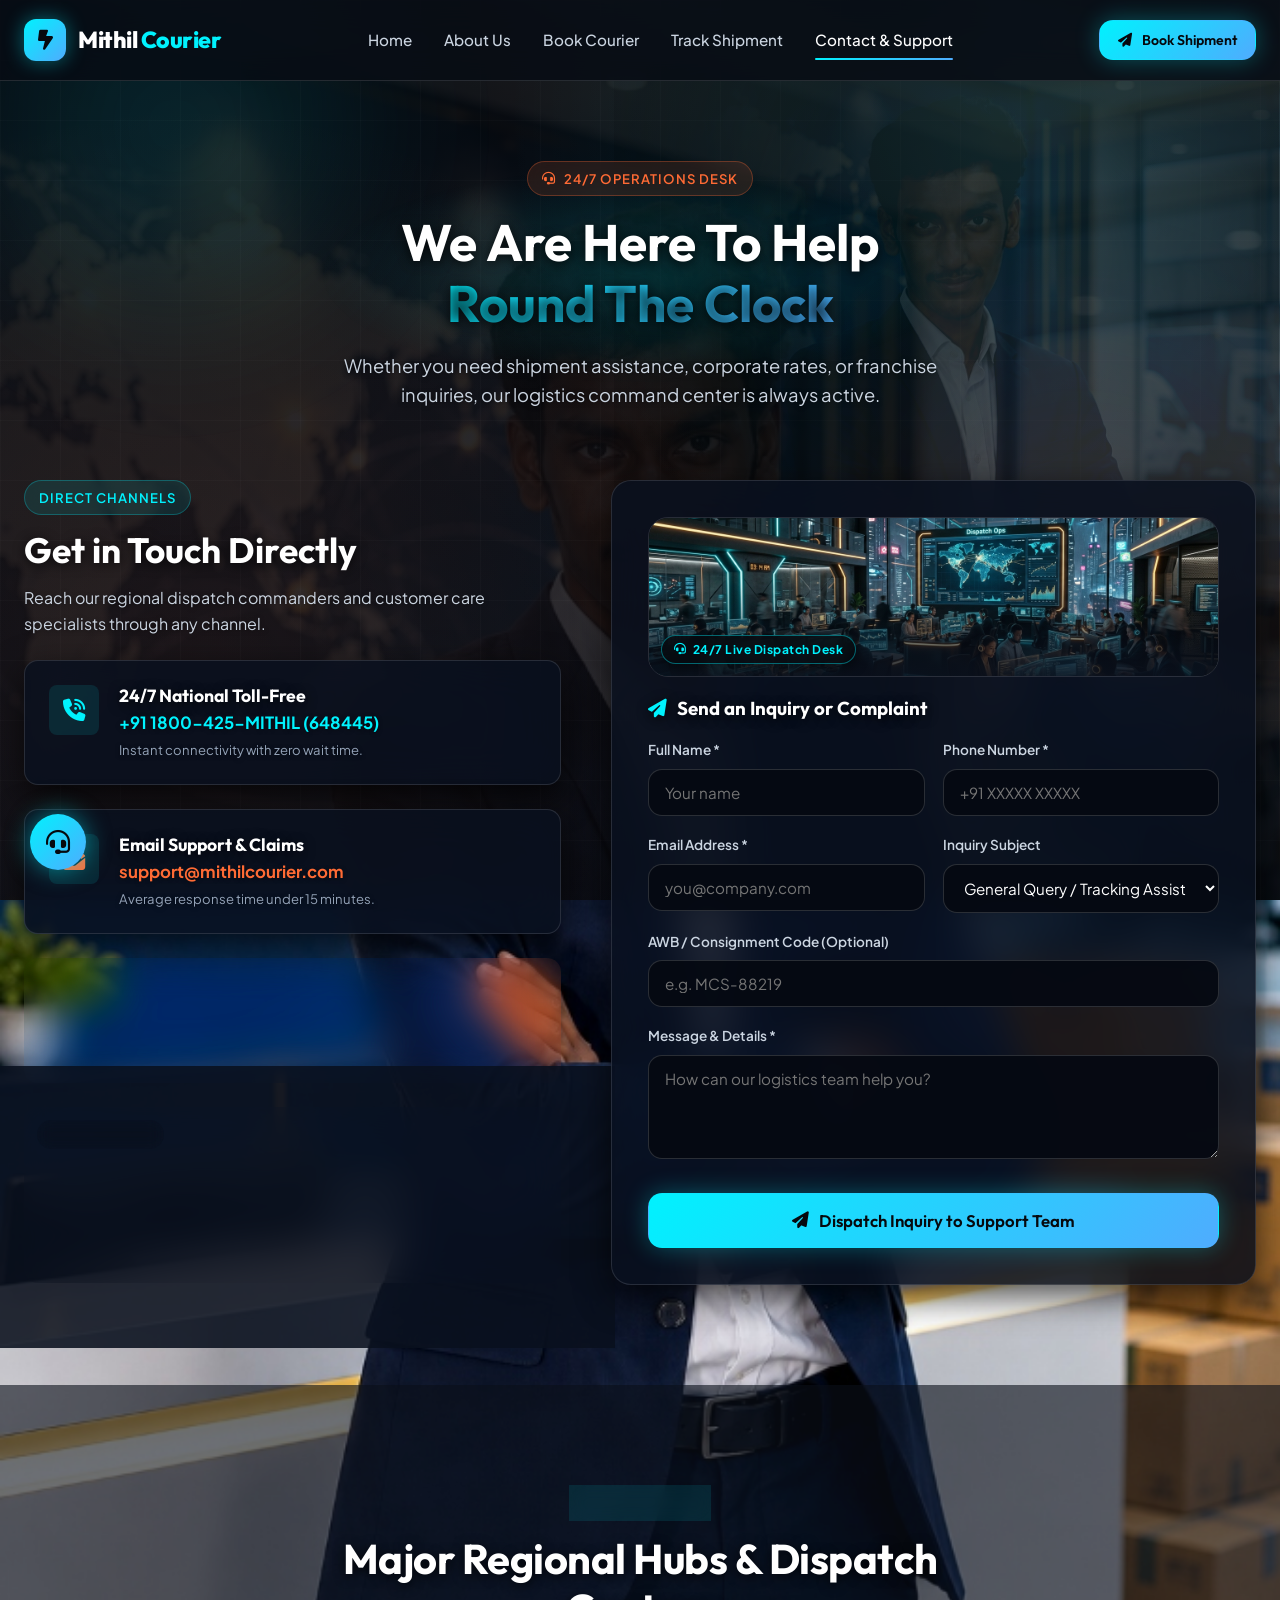
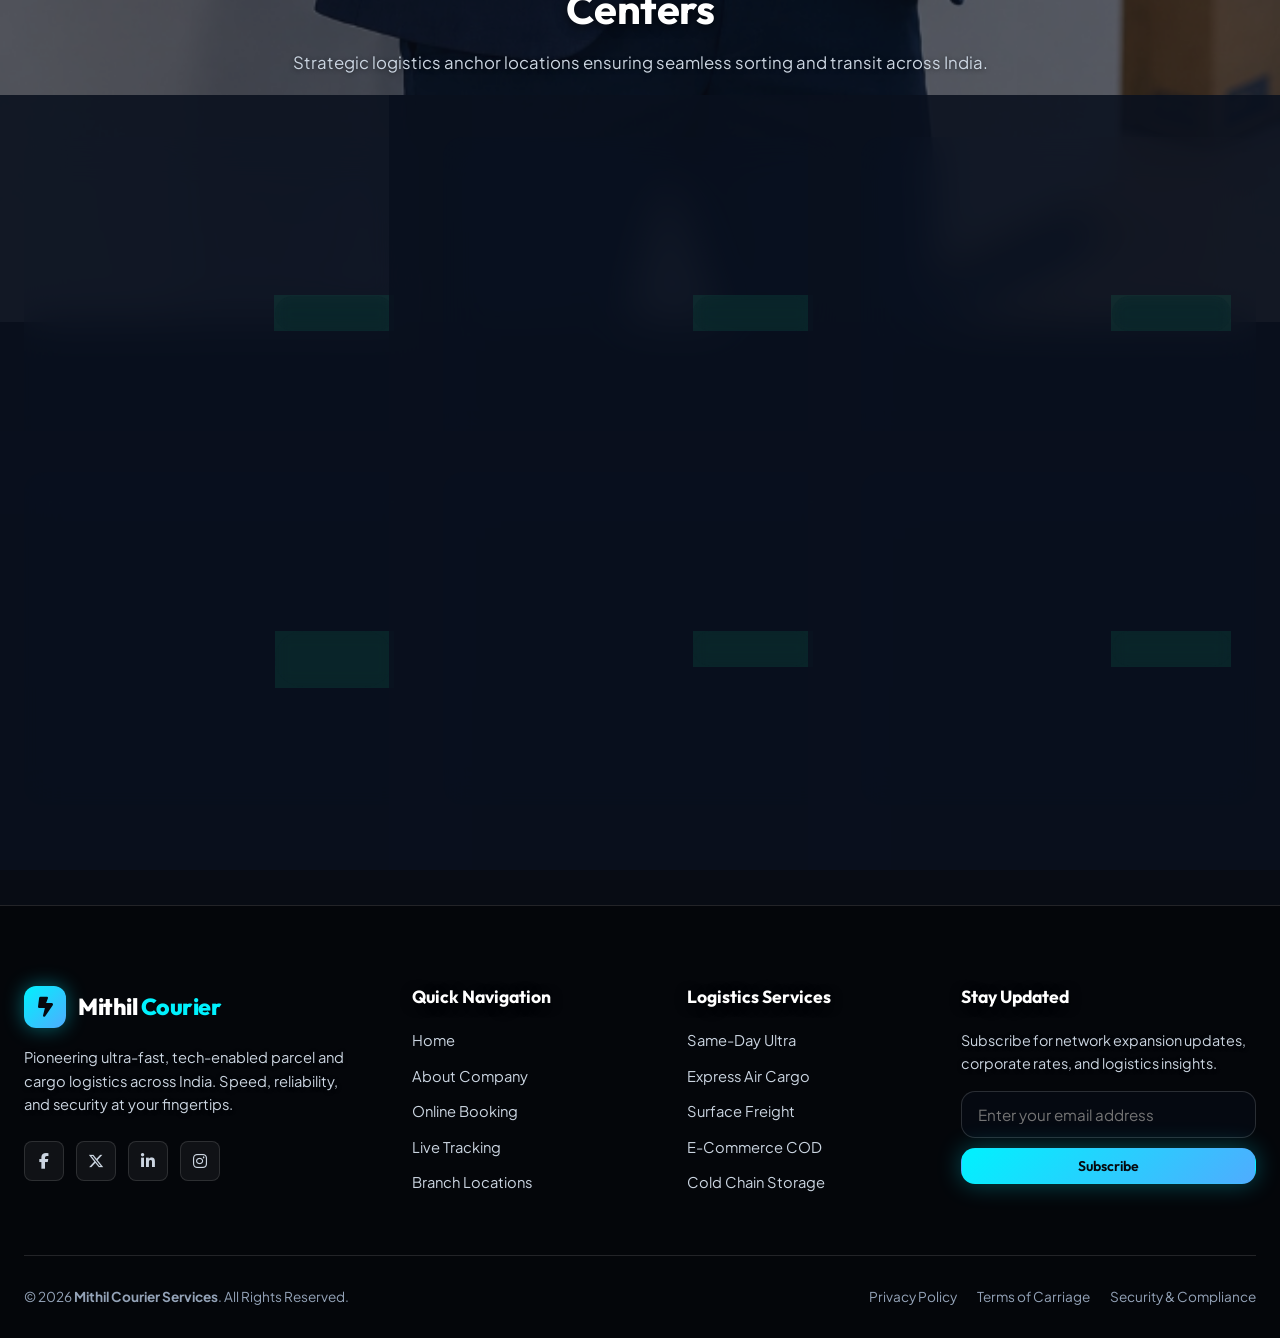
<file: html/contact.html>
<!DOCTYPE html>
<html lang="en">
<head>
  <meta charset="UTF-8">
  <meta name="viewport" content="width=device-width, initial-scale=1.0">
  <title>Contact & Support | Mithil Courier Services</title>
  <meta name="description" content="Get in touch with Mithil Courier Services. 24/7 customer helpline, branch locations across India, corporate inquiries, and instant dispatch support.">
  
  <!-- Google Fonts & Font Awesome Icons -->
  <link rel="preconnect" href="https://fonts.googleapis.com">
  <link rel="preconnect" href="https://fonts.gstatic.com" crossorigin>
  <link href="https://fonts.googleapis.com/css2?family=Outfit:wght@400;500;600;700;800;900&family=Plus+Jakarta+Sans:wght@300;400;500;600;700;800&display=swap" rel="stylesheet">
  <link rel="stylesheet" href="https://cdnjs.cloudflare.com/ajax/libs/font-awesome/6.5.1/css/all.min.css">
  
  <!-- Core Design System -->
  <link rel="stylesheet" href="../css/style.css">
</head>
<body>

  <!-- Ambient Glowing Mesh & Brand Atmosphere -->
  <div class="ambient-glow-1"></div>
  <div class="ambient-glow-2"></div>
  <div class="ambient-grid"></div>
  <div class="brand-ambient-backdrop"></div>

  <!-- Main Navigation Header -->
  <header class="site-header">
    <div class="container nav-container">
      <a href="index.html" class="brand-logo" id="header-brand-logo">
        <div class="logo-icon"><i class="fas fa-bolt-lightning"></i></div>
        <div class="brand-name">Mithil <span>Courier</span></div>
      </a>

      <nav class="nav-menu" id="primary-nav-menu">
        <a href="index.html" class="nav-link">Home</a>
        <a href="about.html" class="nav-link">About Us</a>
        <a href="booking.html" class="nav-link">Book Courier</a>
        <a href="tracking.html" class="nav-link">Track Shipment</a>
        <a href="contact.html" class="nav-link active">Contact & Support</a>
      </nav>

      <div class="nav-actions">
        <a href="booking.html" class="btn btn-primary btn-sm" id="nav-book-btn">
          <i class="fas fa-paper-plane"></i> Book Shipment
        </a>
        <button class="mobile-toggle" aria-label="Toggle navigation menu" id="mobile-toggle-btn">
          <i class="fas fa-bars"></i>
        </button>
      </div>
    </div>
  </header>

  <!-- Page Hero Header -->
  <section class="page-hero">
    <div class="container">
      <span class="badge badge-orange"><i class="fas fa-headset"></i> 24/7 Operations Desk</span>
      <h1>We Are Here To Help <br><span class="grad-text">Round The Clock</span></h1>
      <p>Whether you need shipment assistance, corporate rates, or franchise inquiries, our logistics command center is always active.</p>
    </div>
  </section>

  <!-- Contact Split Section: Info Cards & Form -->
  <section class="section" style="padding-top: 10px;">
    <div class="container contact-grid">
      
      <!-- Left Column: Contact Cards -->
      <div class="contact-info-panel">
        <div>
          <span class="badge">Direct Channels</span>
          <h2 style="font-size: 2.2rem; margin: 14px 0;">Get in Touch Directly</h2>
          <p style="color: var(--text-secondary);">Reach our regional dispatch commanders and customer care specialists through any channel.</p>
        </div>

        <div class="contact-card-item">
          <div class="contact-card-icon"><i class="fas fa-phone-volume"></i></div>
          <div>
            <h4 style="font-size: 1.1rem; margin-bottom: 4px;">24/7 National Toll-Free</h4>
            <p style="color: var(--cyan-primary); font-weight: 700; font-size: 1.05rem;">+91 1800-425-MITHIL (648445)</p>
            <p style="font-size: 0.82rem; color: var(--text-muted); margin-top: 2px;">Instant connectivity with zero wait time.</p>
          </div>
        </div>

        <div class="contact-card-item">
          <div class="contact-card-icon" style="color: var(--orange-accent);"><i class="fas fa-envelope-open-text"></i></div>
          <div>
            <h4 style="font-size: 1.1rem; margin-bottom: 4px;">Email Support & Claims</h4>
            <p style="color: var(--orange-accent); font-weight: 700; font-size: 1.05rem;">support@mithilcourier.com</p>
            <p style="font-size: 0.82rem; color: var(--text-muted); margin-top: 2px;">Average response time under 15 minutes.</p>
          </div>
        </div>

        <div class="contact-card-item">
          <div class="contact-card-icon" style="color: #25D366;"><i class="fab fa-whatsapp"></i></div>
          <div>
            <h4 style="font-size: 1.1rem; margin-bottom: 4px;">WhatsApp Live Desk</h4>
            <p style="color: #25D366; font-weight: 700; font-size: 1.05rem;">+91 98200 45678</p>
            <p style="font-size: 0.82rem; color: var(--text-muted); margin-top: 2px;">Automated tracking & chat support.</p>
          </div>
        </div>

        <div class="contact-card-item" style="overflow: hidden; padding: 0;">
          <div style="width: 100%; height: 160px; position: relative;">
            <img src="../images/hq-building.jpg" alt="Mithil Logistics Tower BKC" style="width: 100%; height: 100%; object-fit: cover;">
            <span class="card-img-badge"><i class="fas fa-building"></i> Headquarters</span>
          </div>
          <div style="padding: 16px 20px;">
            <h4 style="font-size: 1.1rem; margin-bottom: 4px;">National Logistics HQ</h4>
            <p style="color: var(--text-primary); font-size: 0.92rem;">Mithil Logistics Tower, Bandra-Kurla Complex, Mumbai, MH 400051</p>
            <p style="font-size: 0.82rem; color: var(--text-muted); margin-top: 4px;">Open Mon - Sat (08:00 AM - 08:00 PM)</p>
          </div>
        </div>
      </div>

      <!-- Right Column: Interactive Inquiry Form -->
      <div class="calculator-card">
        <div class="hero-image-card" style="height: 160px; margin-bottom: 20px;">
          <img src="../images/contact_support.jpg" alt="24/7 Operations & Dispatch Command Room">
          <div class="card-img-badge" style="position: absolute; bottom: 12px; left: 12px; top: auto;">
            <i class="fas fa-headset"></i> 24/7 Live Dispatch Desk
          </div>
        </div>

        <h3 style="margin-bottom: 20px; display: flex; align-items: center; gap: 10px;">
          <i class="fas fa-paper-plane" style="color: var(--cyan-primary);"></i> Send an Inquiry or Complaint
        </h3>

        <form id="contact-form">
          <div class="calc-grid">
            <div class="form-group">
              <label class="form-label" for="contact-name">Full Name *</label>
              <input type="text" id="contact-name" class="form-input" placeholder="Your name" required>
            </div>

            <div class="form-group">
              <label class="form-label" for="contact-phone">Phone Number *</label>
              <input type="tel" id="contact-phone" class="form-input" placeholder="+91 XXXXX XXXXX" required>
            </div>

            <div class="form-group">
              <label class="form-label" for="contact-email">Email Address *</label>
              <input type="email" id="contact-email" class="form-input" placeholder="you@company.com" required>
            </div>

            <div class="form-group">
              <label class="form-label" for="contact-category">Inquiry Subject</label>
              <select id="contact-category" class="form-select">
                <option selected>General Query / Tracking Assistance</option>
                <option>Enterprise / Bulk Corporate Account</option>
                <option>Franchise & Partner Hub Opportunity</option>
                <option>Lost / Delayed Package Complaint</option>
                <option>Billing & Invoice Query</option>
              </select>
            </div>

            <div class="form-group full-width">
              <label class="form-label" for="contact-awb">AWB / Consignment Code (Optional)</label>
              <input type="text" id="contact-awb" class="form-input" placeholder="e.g. MCS-88219">
            </div>

            <div class="form-group full-width">
              <label class="form-label" for="contact-msg">Message & Details *</label>
              <textarea id="contact-msg" class="form-textarea" rows="4" placeholder="How can our logistics team help you?" required></textarea>
            </div>
          </div>

          <button type="submit" class="btn btn-primary btn-lg" style="width: 100%; margin-top: 10px;">
            <i class="fas fa-paper-plane"></i> Dispatch Inquiry to Support Team
          </button>
        </form>
      </div>

    </div>
  </section>

  <!-- Regional Hubs & Branches Grid -->
  <section class="section" style="background: rgba(10, 15, 26, 0.6);">
    <div class="container">
      <div class="section-header">
        <span class="badge">Our Network</span>
        <h2>Major Regional Hubs & Dispatch Centers</h2>
        <p>Strategic logistics anchor locations ensuring seamless sorting and transit across India.</p>
      </div>

      <div class="branch-cards-grid">
        <div class="branch-card">
          <div class="branch-img-header">
            <img src="../images/hub-mumbai.jpg" alt="Mumbai West Hub">
          </div>
          <div style="display: flex; justify-content: space-between; align-items: center; margin-bottom: 14px;">
            <h4 style="font-size: 1.15rem; color: var(--cyan-primary);"><i class="fas fa-warehouse"></i> Mumbai West Hub</h4>
            <span class="badge badge-success">24/7 Active</span>
          </div>
          <p style="font-size: 0.88rem; color: var(--text-secondary); margin-bottom: 12px;">Cargo Complex, Domestic Airport Terminal, Mumbai, MH - 400099</p>
          <div style="font-size: 0.84rem; color: var(--text-muted);"><i class="fas fa-phone" style="margin-right: 6px;"></i> +91 22 6789 1234</div>
        </div>

        <div class="branch-card">
          <div class="branch-img-header">
            <img src="../images/hub-bengaluru.jpg" alt="Bengaluru South Hub">
          </div>
          <div style="display: flex; justify-content: space-between; align-items: center; margin-bottom: 14px;">
            <h4 style="font-size: 1.15rem; color: var(--orange-accent);"><i class="fas fa-warehouse"></i> Bengaluru South Hub</h4>
            <span class="badge badge-success">24/7 Active</span>
          </div>
          <p style="font-size: 0.88rem; color: var(--text-secondary); margin-bottom: 12px;">Electronic City Industrial Area, Bengaluru, KA - 560100</p>
          <div style="font-size: 0.84rem; color: var(--text-muted);"><i class="fas fa-phone" style="margin-right: 6px;"></i> +91 80 4123 5678</div>
        </div>

        <div class="branch-card">
          <div class="branch-img-header">
            <img src="../images/hub-delhi.jpg" alt="Delhi NCR North Hub">
          </div>
          <div style="display: flex; justify-content: space-between; align-items: center; margin-bottom: 14px;">
            <h4 style="font-size: 1.15rem; color: var(--emerald-success);"><i class="fas fa-warehouse"></i> Delhi NCR North Hub</h4>
            <span class="badge badge-success">24/7 Active</span>
          </div>
          <p style="font-size: 0.88rem; color: var(--text-secondary); margin-bottom: 12px;">Logistics Park, Aerocity, New Delhi, DL - 110037</p>
          <div style="font-size: 0.84rem; color: var(--text-muted);"><i class="fas fa-phone" style="margin-right: 6px;"></i> +91 11 2345 6789</div>
        </div>

        <div class="branch-card">
          <div class="branch-img-header">
            <img src="../images/hub-hyderabad.jpg" alt="Hyderabad Central Hub">
          </div>
          <div style="display: flex; justify-content: space-between; align-items: center; margin-bottom: 14px;">
            <h4 style="font-size: 1.15rem; color: var(--purple-accent);"><i class="fas fa-warehouse"></i> Hyderabad Central Hub</h4>
            <span class="badge badge-success">24/7 Active</span>
          </div>
          <p style="font-size: 0.88rem; color: var(--text-secondary); margin-bottom: 12px;">Shamshabad Airport Air Cargo Zone, Hyderabad, TS - 500409</p>
          <div style="font-size: 0.84rem; color: var(--text-muted);"><i class="fas fa-phone" style="margin-right: 6px;"></i> +91 40 6655 4433</div>
        </div>

        <div class="branch-card">
          <div class="branch-img-header">
            <img src="../images/hub-chennai.jpg" alt="Chennai Coastal Hub">
          </div>
          <div style="display: flex; justify-content: space-between; align-items: center; margin-bottom: 14px;">
            <h4 style="font-size: 1.15rem; color: #38bdf8;"><i class="fas fa-warehouse"></i> Chennai Coastal Hub</h4>
            <span class="badge badge-success">24/7 Active</span>
          </div>
          <p style="font-size: 0.88rem; color: var(--text-secondary); margin-bottom: 12px;">Port Trust Terminal Area, Rajaji Salai, Chennai, TN - 600001</p>
          <div style="font-size: 0.84rem; color: var(--text-muted);"><i class="fas fa-phone" style="margin-right: 6px;"></i> +91 44 2876 5432</div>
        </div>

        <div class="branch-card">
          <div class="branch-img-header">
            <img src="../images/hub-kolkata.jpg" alt="Kolkata East Hub">
          </div>
          <div style="display: flex; justify-content: space-between; align-items: center; margin-bottom: 14px;">
            <h4 style="font-size: 1.15rem; color: #ec4899;"><i class="fas fa-warehouse"></i> Kolkata East Hub</h4>
            <span class="badge badge-success">24/7 Active</span>
          </div>
          <p style="font-size: 0.88rem; color: var(--text-secondary); margin-bottom: 12px;">Sector V, Salt Lake City, Kolkata, WB - 700091</p>
          <div style="font-size: 0.84rem; color: var(--text-muted);"><i class="fas fa-phone" style="margin-right: 6px;"></i> +91 33 2211 4477</div>
        </div>
      </div>
    </div>
  </section>

  <!-- Global Footer -->
  <footer class="site-footer">
    <div class="container">
      <div class="footer-grid">
        <div class="footer-brand">
          <a href="index.html" class="brand-logo">
            <div class="logo-icon"><i class="fas fa-bolt-lightning"></i></div>
            <div class="brand-name">Mithil <span>Courier</span></div>
          </a>
          <p>Pioneering ultra-fast, tech-enabled parcel and cargo logistics across India. Speed, reliability, and security at your fingertips.</p>
          <div class="social-links">
            <a href="#" class="social-btn" aria-label="Facebook"><i class="fab fa-facebook-f"></i></a>
            <a href="#" class="social-btn" aria-label="Twitter"><i class="fab fa-x-twitter"></i></a>
            <a href="#" class="social-btn" aria-label="LinkedIn"><i class="fab fa-linkedin-in"></i></a>
            <a href="#" class="social-btn" aria-label="Instagram"><i class="fab fa-instagram"></i></a>
          </div>
        </div>

        <div class="footer-col">
          <h4>Quick Navigation</h4>
          <div class="footer-links">
            <a href="index.html">Home</a>
            <a href="about.html">About Company</a>
            <a href="booking.html">Online Booking</a>
            <a href="tracking.html">Live Tracking</a>
            <a href="contact.html">Branch Locations</a>
          </div>
        </div>

        <div class="footer-col">
          <h4>Logistics Services</h4>
          <div class="footer-links">
            <a href="booking.html">Same-Day Ultra</a>
            <a href="booking.html">Express Air Cargo</a>
            <a href="booking.html">Surface Freight</a>
            <a href="booking.html">E-Commerce COD</a>
            <a href="booking.html">Cold Chain Storage</a>
          </div>
        </div>

        <div class="footer-col footer-newsletter">
          <h4>Stay Updated</h4>
          <p>Subscribe for network expansion updates, corporate rates, and logistics insights.</p>
          <form class="newsletter-form" onsubmit="event.preventDefault(); showToast('Subscribed to Mithil Courier newsletter!', 'success'); this.reset();">
            <input type="email" class="form-input" placeholder="Enter your email address" required>
            <button type="submit" class="btn btn-primary btn-sm">Subscribe</button>
          </form>
        </div>
      </div>

      <div class="footer-bottom">
        <div>&copy; 2026 <strong>Mithil Courier Services</strong>. All Rights Reserved.</div>
        <div style="display: flex; gap: 20px;">
          <a href="contact.html">Privacy Policy</a>
          <a href="contact.html">Terms of Carriage</a>
          <a href="contact.html">Security & Compliance</a>
        </div>
      </div>
    </div>
  </footer>

  <!-- Floating Quick Chat Support Trigger -->
  <button class="floating-widget-btn" id="floating-chat-trigger" title="Live Support Assistant">
    <i class="fas fa-headset"></i>
  </button>

  <!-- Support Modal -->
  <div class="modal-backdrop" id="quick-chat-modal">
    <div class="modal-content">
      <button class="modal-close-btn"><i class="fas fa-times"></i></button>
      <div style="display: flex; align-items: center; gap: 12px; margin-bottom: 20px;">
        <div class="logo-icon"><i class="fas fa-robot"></i></div>
        <div>
          <h3 style="font-size: 1.25rem;">Mithil Virtual Assistant</h3>
          <span style="font-size: 0.8rem; color: var(--emerald-success);"><i class="fas fa-circle"></i> Online 24/7</span>
        </div>
      </div>
      <p style="font-size: 0.92rem; color: var(--text-secondary); margin-bottom: 20px;">
        How can we assist you today? You can track a shipment, estimate costs, or connect with our dispatch center.
      </p>
      <div style="display: flex; flex-direction: column; gap: 10px;">
        <a href="tracking.html" class="btn btn-glass" style="justify-content: flex-start;">
          <i class="fas fa-search-location" style="color: var(--cyan-primary);"></i> Track a Consignment
        </a>
        <a href="booking.html" class="btn btn-glass" style="justify-content: flex-start;">
          <i class="fas fa-box" style="color: var(--orange-accent);"></i> Book a New Pickup
        </a>
        <a href="contact.html" class="btn btn-glass" style="justify-content: flex-start;">
          <i class="fas fa-phone-volume" style="color: var(--emerald-success);"></i> Call Regional Helpdesk (+91 1800-425-MITHIL)
        </a>
      </div>
    </div>
  </div>

  <!-- JavaScript Bundle -->
  <script src="../js/script.js"></script>
</body>
</html>
</file>
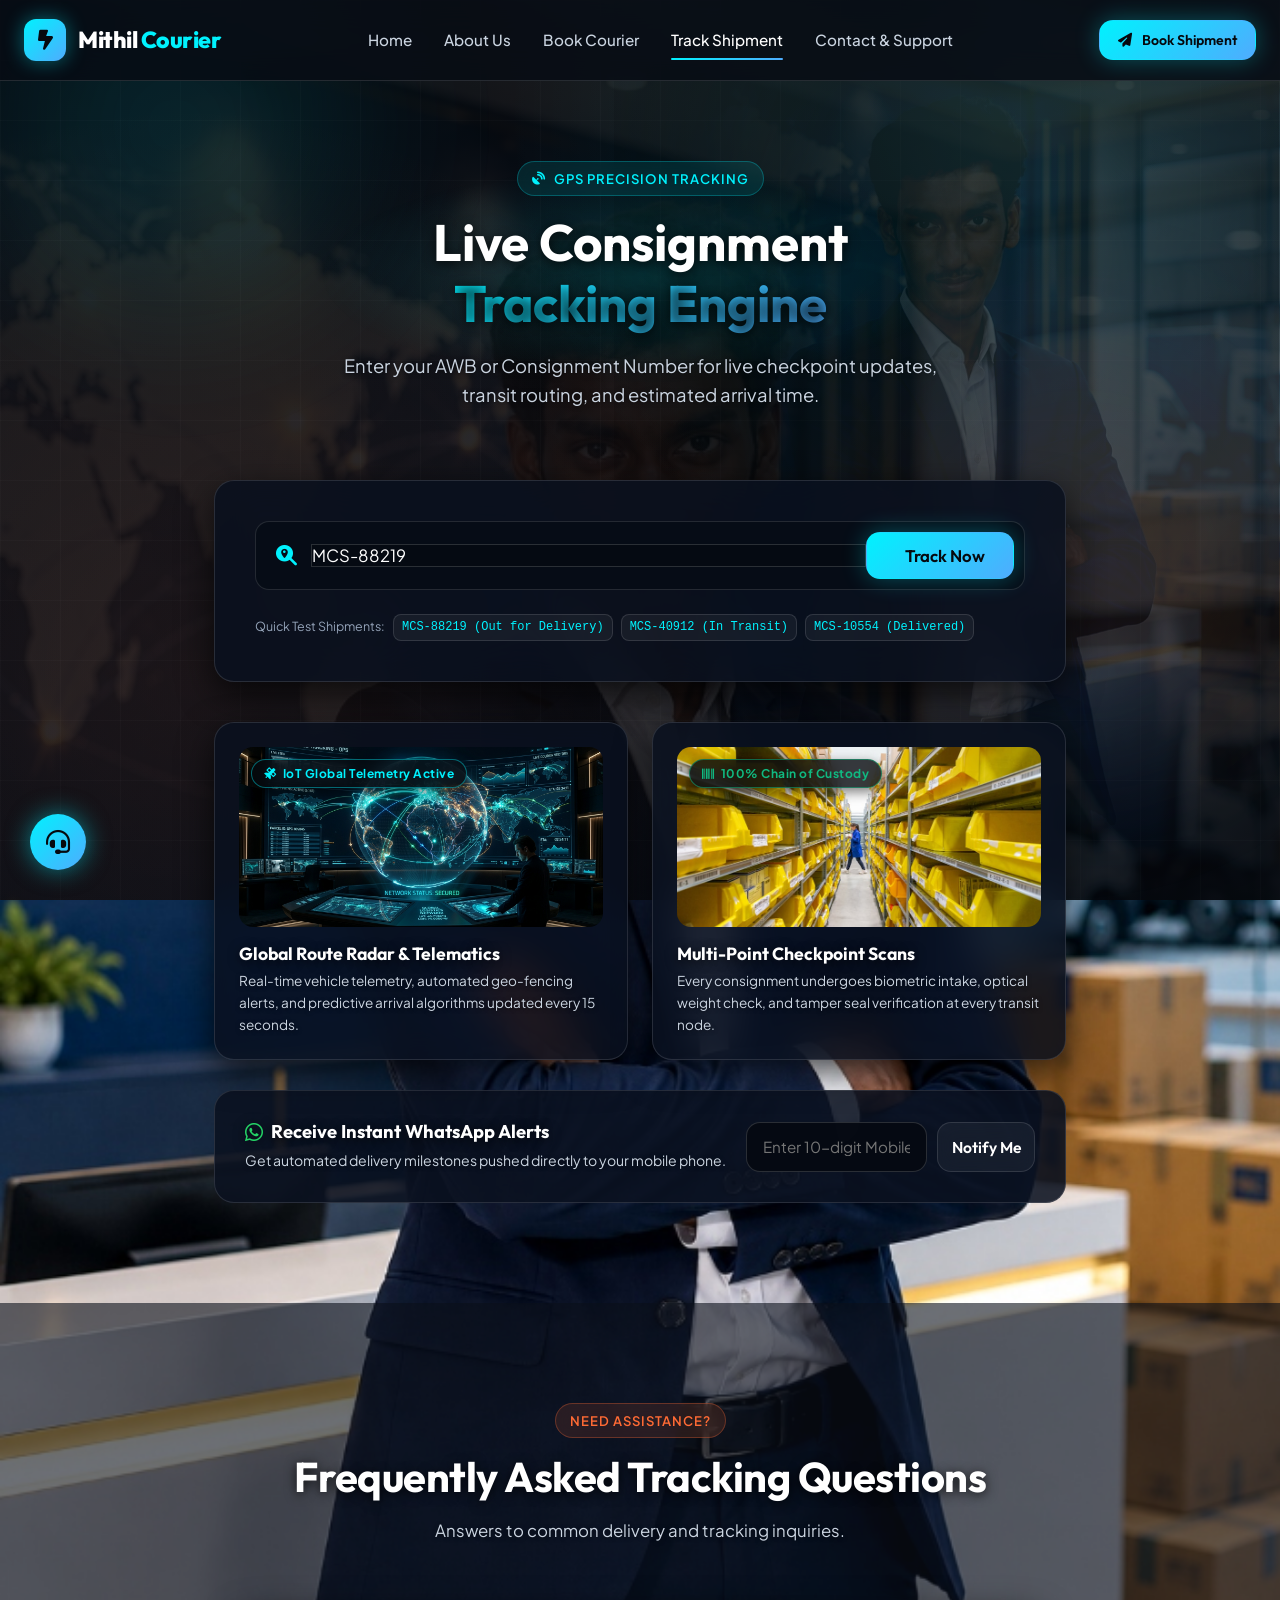
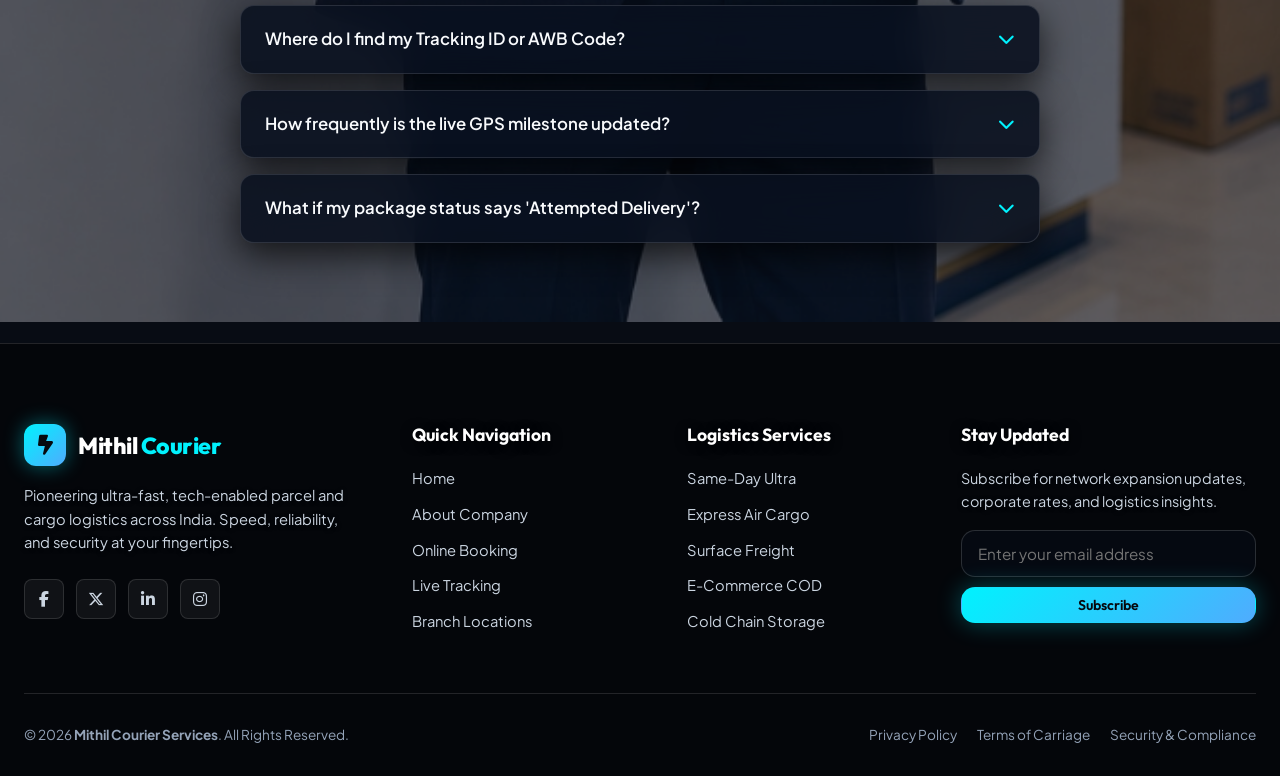
<file: html/tracking.html>
<!DOCTYPE html>
<html lang="en">
<head>
  <meta charset="UTF-8">
  <meta name="viewport" content="width=device-width, initial-scale=1.0">
  <title>Live Shipment Tracking | Mithil Courier Services</title>
  <meta name="description" content="Track your Mithil Courier consignments in real-time. View live GPS milestones, package status, estimated arrival times, and download delivery receipts.">
  
  <!-- Google Fonts & Font Awesome Icons -->
  <link rel="preconnect" href="https://fonts.googleapis.com">
  <link rel="preconnect" href="https://fonts.gstatic.com" crossorigin>
  <link href="https://fonts.googleapis.com/css2?family=Outfit:wght@400;500;600;700;800;900&family=Plus+Jakarta+Sans:wght@300;400;500;600;700;800&display=swap" rel="stylesheet">
  <link rel="stylesheet" href="https://cdnjs.cloudflare.com/ajax/libs/font-awesome/6.5.1/css/all.min.css">
  
  <!-- Core Design System -->
  <link rel="stylesheet" href="../css/style.css">
</head>
<body>

  <!-- Ambient Glowing Mesh & Brand Atmosphere -->
  <div class="ambient-glow-1"></div>
  <div class="ambient-glow-2"></div>
  <div class="ambient-grid"></div>
  <div class="brand-ambient-backdrop"></div>

  <!-- Main Navigation Header -->
  <header class="site-header">
    <div class="container nav-container">
      <a href="index.html" class="brand-logo" id="header-brand-logo">
        <div class="logo-icon"><i class="fas fa-bolt-lightning"></i></div>
        <div class="brand-name">Mithil <span>Courier</span></div>
      </a>

      <nav class="nav-menu" id="primary-nav-menu">
        <a href="index.html" class="nav-link">Home</a>
        <a href="about.html" class="nav-link">About Us</a>
        <a href="booking.html" class="nav-link">Book Courier</a>
        <a href="tracking.html" class="nav-link active">Track Shipment</a>
        <a href="contact.html" class="nav-link">Contact & Support</a>
      </nav>

      <div class="nav-actions">
        <a href="booking.html" class="btn btn-primary btn-sm" id="nav-book-btn">
          <i class="fas fa-paper-plane"></i> Book Shipment
        </a>
        <button class="mobile-toggle" aria-label="Toggle navigation menu" id="mobile-toggle-btn">
          <i class="fas fa-bars"></i>
        </button>
      </div>
    </div>
  </header>

  <!-- Page Hero Header -->
  <section class="page-hero">
    <div class="container">
      <span class="badge"><i class="fas fa-satellite-dish"></i> GPS Precision Tracking</span>
      <h1>Live Consignment <br><span class="grad-text">Tracking Engine</span></h1>
      <p>Enter your AWB or Consignment Number for live checkpoint updates, transit routing, and estimated arrival time.</p>
    </div>
  </section>

  <!-- Tracking Search Console -->
  <section class="section" style="padding-top: 10px;">
    <div class="container" style="max-width: 900px;">
      
      <div class="tracking-console-card">
        <form id="tracking-form" class="quick-track-form">
          <div class="track-input-wrapper" style="padding: 10px 10px 10px 20px;">
            <i class="fas fa-search-location" style="color: var(--cyan-primary); font-size: 1.3rem; margin-right: 14px;"></i>
            <input type="text" id="tracking-code-input" placeholder="Enter AWB or Tracking ID (e.g., MCS-88219)" value="MCS-88219" style="font-size: 1.05rem;" required>
            <button type="submit" class="btn btn-primary btn-lg" style="padding: 12px 28px;">
              <i class="fas fa-radar"></i> Track Now
            </button>
          </div>
        </form>

        <div class="sample-pills" style="margin-top: 18px; margin-bottom: 0;">
          <span class="sample-label">Quick Test Shipments:</span>
          <span class="sample-code-chip" data-code="MCS-88219">MCS-88219 (Out for Delivery)</span>
          <span class="sample-code-chip" data-code="MCS-40912">MCS-40912 (In Transit)</span>
          <span class="sample-code-chip" data-code="MCS-10554">MCS-10554 (Delivered)</span>
        </div>
      </div>

      <!-- Dynamic Live Tracking Results Container (Populated by JavaScript) -->
      <div id="tracking-result-section">
        <!-- Initial pre-loaded state will render via JS init -->
      </div>

      <!-- Live GPS Telemetry Map & Checkpoint Guarantee Grid -->
      <div style="display: grid; grid-template-columns: 1fr 1fr; gap: 24px; margin-top: 30px;">
        <div class="booking-side-card" style="margin-bottom: 0;">
          <div class="booking-side-img" style="height: 180px;">
            <img src="../images/tracking_radar.jpg" alt="Active GPS Telemetry Radar Screen">
            <span class="card-img-badge"><i class="fas fa-satellite"></i> IoT Global Telemetry Active</span>
          </div>
          <h4 style="font-size: 1.1rem; margin-bottom: 6px;">Global Route Radar & Telematics</h4>
          <p style="font-size: 0.85rem; color: var(--text-secondary);">Real-time vehicle telemetry, automated geo-fencing alerts, and predictive arrival algorithms updated every 15 seconds.</p>
        </div>

        <div class="booking-side-card" style="margin-bottom: 0;">
          <div class="booking-side-img" style="height: 180px;">
            <img src="../images/checkpoint-scan.jpg" alt="Hub Barcode Scanning">
            <span class="card-img-badge emerald"><i class="fas fa-barcode"></i> 100% Chain of Custody</span>
          </div>
          <h4 style="font-size: 1.1rem; margin-bottom: 6px;">Multi-Point Checkpoint Scans</h4>
          <p style="font-size: 0.85rem; color: var(--text-secondary);">Every consignment undergoes biometric intake, optical weight check, and tamper seal verification at every transit node.</p>
        </div>
      </div>

      <!-- SMS & WhatsApp Notification Box -->
      <div style="background: var(--bg-card); border: 1px solid var(--border-subtle); border-radius: var(--radius-lg); padding: 30px; margin-top: 30px; display: flex; align-items: center; justify-content: space-between; gap: 20px; flex-wrap: wrap;">
        <div>
          <h4 style="font-size: 1.15rem; margin-bottom: 6px; display: flex; align-items: center; gap: 8px;">
            <i class="fab fa-whatsapp" style="color: #25D366; font-size: 1.3rem;"></i> Receive Instant WhatsApp Alerts
          </h4>
          <p style="font-size: 0.88rem; color: var(--text-secondary);">Get automated delivery milestones pushed directly to your mobile phone.</p>
        </div>
        <div style="display: flex; gap: 10px; flex: 1; max-width: 400px;">
          <input type="tel" class="form-input" placeholder="Enter 10-digit Mobile No." id="notify-phone">
          <button type="button" class="btn btn-glass" onclick="if(document.getElementById('notify-phone').value) showToast('Subscribed to WhatsApp live alerts!', 'success'); else showToast('Please enter phone number', 'warning');">
            Notify Me
          </button>
        </div>
      </div>

    </div>
  </section>

  <!-- Help & Support Grid -->
  <section class="section" style="background: rgba(10, 15, 26, 0.6);">
    <div class="container">
      <div class="section-header">
        <span class="badge badge-orange">Need Assistance?</span>
        <h2>Frequently Asked Tracking Questions</h2>
        <p>Answers to common delivery and tracking inquiries.</p>
      </div>

      <div class="faq-accordion">
        <div class="faq-item">
          <div class="faq-question">
            <span>Where do I find my Tracking ID or AWB Code?</span>
            <i class="fas fa-chevron-down faq-icon"></i>
          </div>
          <div class="faq-answer">
            <p>Your Tracking ID is printed at the top of your physical booking slip and sent via SMS and email confirmation (e.g. MCS-XXXXX). If you booked online, check your booking confirmation screen or email inbox.</p>
          </div>
        </div>

        <div class="faq-item">
          <div class="faq-question">
            <span>How frequently is the live GPS milestone updated?</span>
            <i class="fas fa-chevron-down faq-icon"></i>
          </div>
          <div class="faq-answer">
            <p>Our sorting hubs and transport fleet utilize IoT scanners and GPS telematics that update package milestones instantly whenever a parcel is scanned at any hub, relay station, or courier delivery van.</p>
          </div>
        </div>

        <div class="faq-item">
          <div class="faq-question">
            <span>What if my package status says 'Attempted Delivery'?</span>
            <i class="fas fa-chevron-down faq-icon"></i>
          </div>
          <div class="faq-answer">
            <p>If the delivery agent could not reach the consignee, a free re-delivery attempt is automatically scheduled for the next business morning. You can also contact our 24/7 helpline to schedule a preferred delivery window.</p>
          </div>
        </div>
      </div>
    </div>
  </section>

  <!-- Global Footer -->
  <footer class="site-footer">
    <div class="container">
      <div class="footer-grid">
        <div class="footer-brand">
          <a href="index.html" class="brand-logo">
            <div class="logo-icon"><i class="fas fa-bolt-lightning"></i></div>
            <div class="brand-name">Mithil <span>Courier</span></div>
          </a>
          <p>Pioneering ultra-fast, tech-enabled parcel and cargo logistics across India. Speed, reliability, and security at your fingertips.</p>
          <div class="social-links">
            <a href="#" class="social-btn" aria-label="Facebook"><i class="fab fa-facebook-f"></i></a>
            <a href="#" class="social-btn" aria-label="Twitter"><i class="fab fa-x-twitter"></i></a>
            <a href="#" class="social-btn" aria-label="LinkedIn"><i class="fab fa-linkedin-in"></i></a>
            <a href="#" class="social-btn" aria-label="Instagram"><i class="fab fa-instagram"></i></a>
          </div>
        </div>

        <div class="footer-col">
          <h4>Quick Navigation</h4>
          <div class="footer-links">
            <a href="index.html">Home</a>
            <a href="about.html">About Company</a>
            <a href="booking.html">Online Booking</a>
            <a href="tracking.html">Live Tracking</a>
            <a href="contact.html">Branch Locations</a>
          </div>
        </div>

        <div class="footer-col">
          <h4>Logistics Services</h4>
          <div class="footer-links">
            <a href="booking.html">Same-Day Ultra</a>
            <a href="booking.html">Express Air Cargo</a>
            <a href="booking.html">Surface Freight</a>
            <a href="booking.html">E-Commerce COD</a>
            <a href="booking.html">Cold Chain Storage</a>
          </div>
        </div>

        <div class="footer-col footer-newsletter">
          <h4>Stay Updated</h4>
          <p>Subscribe for network expansion updates, corporate rates, and logistics insights.</p>
          <form class="newsletter-form" onsubmit="event.preventDefault(); showToast('Subscribed to Mithil Courier newsletter!', 'success'); this.reset();">
            <input type="email" class="form-input" placeholder="Enter your email address" required>
            <button type="submit" class="btn btn-primary btn-sm">Subscribe</button>
          </form>
        </div>
      </div>

      <div class="footer-bottom">
        <div>&copy; 2026 <strong>Mithil Courier Services</strong>. All Rights Reserved.</div>
        <div style="display: flex; gap: 20px;">
          <a href="contact.html">Privacy Policy</a>
          <a href="contact.html">Terms of Carriage</a>
          <a href="contact.html">Security & Compliance</a>
        </div>
      </div>
    </div>
  </footer>

  <!-- Floating Quick Chat Support Trigger -->
  <button class="floating-widget-btn" id="floating-chat-trigger" title="Live Support Assistant">
    <i class="fas fa-headset"></i>
  </button>

  <!-- Support Modal -->
  <div class="modal-backdrop" id="quick-chat-modal">
    <div class="modal-content">
      <button class="modal-close-btn"><i class="fas fa-times"></i></button>
      <div style="display: flex; align-items: center; gap: 12px; margin-bottom: 20px;">
        <div class="logo-icon"><i class="fas fa-robot"></i></div>
        <div>
          <h3 style="font-size: 1.25rem;">Mithil Virtual Assistant</h3>
          <span style="font-size: 0.8rem; color: var(--emerald-success);"><i class="fas fa-circle"></i> Online 24/7</span>
        </div>
      </div>
      <p style="font-size: 0.92rem; color: var(--text-secondary); margin-bottom: 20px;">
        How can we assist you today? You can track a shipment, estimate costs, or connect with our dispatch center.
      </p>
      <div style="display: flex; flex-direction: column; gap: 10px;">
        <a href="tracking.html" class="btn btn-glass" style="justify-content: flex-start;">
          <i class="fas fa-search-location" style="color: var(--cyan-primary);"></i> Track a Consignment
        </a>
        <a href="booking.html" class="btn btn-glass" style="justify-content: flex-start;">
          <i class="fas fa-box" style="color: var(--orange-accent);"></i> Book a New Pickup
        </a>
        <a href="contact.html" class="btn btn-glass" style="justify-content: flex-start;">
          <i class="fas fa-phone-volume" style="color: var(--emerald-success);"></i> Call Regional Helpdesk (+91 1800-425-MITHIL)
        </a>
      </div>
    </div>
  </div>

  <!-- JavaScript Bundle -->
  <script src="../js/script.js"></script>
</body>
</html>
</file>
<file: css/style.css>
/* ==========================================================================
   MITHIL COURIER SERVICES - ULTRA MODERN DARK DESIGN SYSTEM
   ========================================================================== */

@import url('https://fonts.googleapis.com/css2?family=Outfit:wght@400;500;600;700;800;900&family=Plus+Jakarta+Sans:wght@300;400;500;600;700;800&display=swap');

:root {
  /* Color Palette - Dark Cyber Luxe */
  --bg-darker: #06090e;
  --bg-dark: #0a0f18;
  --bg-card: rgba(11, 18, 32, 0.88);
  --bg-card-hover: rgba(18, 28, 50, 0.94);
  --bg-glass: rgba(13, 21, 38, 0.85);
  --bg-glass-input: rgba(7, 12, 22, 0.92);
  
  /* Accents */
  --cyan-primary: #00f2fe;
  --cyan-secondary: #4facfe;
  --cyan-glow: rgba(0, 242, 254, 0.4);
  --orange-accent: #ff6b35;
  --orange-glow: rgba(255, 107, 53, 0.4);
  --emerald-success: #10b981;
  --emerald-glow: rgba(16, 185, 129, 0.35);
  --purple-accent: #8b5cf6;
  --rose-alert: #f43f5e;
  
  /* Text */
  --text-pure: #ffffff;
  --text-primary: #f8fafc;
  --text-secondary: #cbd5e1;
  --text-muted: #94a3b8;
  
  /* Borders & Shadows */
  --border-subtle: rgba(255, 255, 255, 0.12);
  --border-glow: rgba(0, 242, 254, 0.35);
  --border-active: rgba(0, 242, 254, 0.85);
  --shadow-sm: 0 4px 14px rgba(0, 0, 0, 0.5);
  --shadow-md: 0 10px 30px rgba(0, 0, 0, 0.7);
  --shadow-lg: 0 20px 50px rgba(0, 0, 0, 0.85);
  --shadow-cyan: 0 0 25px rgba(0, 242, 254, 0.3);
  --shadow-orange: 0 0 25px rgba(255, 107, 53, 0.3);
  
  /* Gradients */
  --grad-primary: linear-gradient(135deg, #00f2fe 0%, #4facfe 100%);
  --grad-orange: linear-gradient(135deg, #ff6b35 0%, #f59e0b 100%);
  --grad-dark-card: linear-gradient(145deg, rgba(20, 32, 54, 0.75) 0%, rgba(10, 16, 28, 0.9) 100%);
  --grad-glow-sphere: radial-gradient(circle, rgba(0, 242, 254, 0.18) 0%, rgba(0, 0, 0, 0) 70%);
  
  /* Typography */
  --font-heading: 'Outfit', sans-serif;
  --font-body: 'Plus Jakarta Sans', sans-serif;
  
  /* Layout & Transitions */
  --radius-sm: 8px;
  --radius-md: 14px;
  --radius-lg: 20px;
  --radius-full: 9999px;
  --transition: all 0.3s cubic-bezier(0.16, 1, 0.3, 1);
  --transition-slow: all 0.5s cubic-bezier(0.16, 1, 0.3, 1);
}

/* Base Resets */
*, *::before, *::after {
  box-sizing: border-box;
  margin: 0;
  padding: 0;
}

html {
  scroll-behavior: smooth;
  font-size: 16px;
}

body {
  font-family: var(--font-body);
  background-color: var(--bg-darker);
  background-image: 
    radial-gradient(circle at 80% 12%, rgba(0, 242, 254, 0.12) 0%, transparent 40%),
    radial-gradient(circle at 15% 75%, rgba(255, 107, 53, 0.08) 0%, transparent 45%),
    linear-gradient(135deg, rgba(6, 9, 14, 0.94) 0%, rgba(6, 9, 14, 0.88) 45%, rgba(6, 9, 14, 0.76) 80%, rgba(6, 9, 14, 0.96) 100%),
    url('../images/founder-bg.jpg');
  background-attachment: fixed;
  background-size: cover;
  background-position: right top;
  background-repeat: no-repeat;
  color: var(--text-primary);
  line-height: 1.6;
  overflow-x: hidden;
  min-height: 100vh;
  position: relative;
  selection-background-color: var(--cyan-primary);
  selection-color: var(--bg-darker);
}

::selection {
  background: var(--cyan-primary);
  color: #000;
}

/* Atmospheric Brand Background Layer across every page */
.brand-ambient-backdrop {
  position: fixed;
  top: 0;
  right: 0;
  width: 52vw;
  height: 100vh;
  background-image: 
    linear-gradient(to right, #06090e 0%, rgba(6, 9, 14, 0.85) 25%, rgba(6, 9, 14, 0.45) 60%, rgba(6, 9, 14, 0.8) 100%),
    linear-gradient(to bottom, rgba(6, 9, 14, 0.7) 0%, transparent 20%, transparent 75%, #06090e 100%),
    url('../images/founder-bg.jpg');
  background-position: right 10%;
  background-size: cover;
  background-repeat: no-repeat;
  opacity: 0.32;
  filter: contrast(1.18) brightness(0.92) saturate(1.15);
  pointer-events: none;
  z-index: -1;
  mask-image: radial-gradient(ellipse at 70% 35%, black 45%, transparent 85%);
  -webkit-mask-image: radial-gradient(ellipse at 70% 35%, black 45%, transparent 85%);
  transition: opacity 0.5s ease;
}

@media (max-width: 1024px) {
  .brand-ambient-backdrop {
    width: 80vw;
    opacity: 0.22;
  }
}

@media (max-width: 768px) {
  .brand-ambient-backdrop {
    width: 100vw;
    opacity: 0.16;
    background-position: center top;
  }
}

/* Ambient Background Lights */
.ambient-glow-1 {
  position: fixed;
  top: -150px;
  left: -100px;
  width: 550px;
  height: 550px;
  background: radial-gradient(circle, rgba(0, 242, 254, 0.12) 0%, rgba(0, 0, 0, 0) 70%);
  z-index: -1;
  pointer-events: none;
  filter: blur(50px);
}

.ambient-glow-2 {
  position: fixed;
  bottom: 5%;
  right: -100px;
  width: 600px;
  height: 600px;
  background: radial-gradient(circle, rgba(255, 107, 53, 0.1) 0%, rgba(0, 0, 0, 0) 70%);
  z-index: -1;
  pointer-events: none;
  filter: blur(60px);
}

.ambient-grid {
  position: fixed;
  top: 0;
  left: 0;
  width: 100vw;
  height: 100vh;
  background-image: 
    linear-gradient(rgba(255, 255, 255, 0.02) 1px, transparent 1px),
    linear-gradient(90deg, rgba(255, 255, 255, 0.02) 1px, transparent 1px);
  background-size: 60px 60px;
  z-index: -2;
  pointer-events: none;
}

/* Typography Helpers */
h1, h2, h3, h4, h5, h6 {
  font-family: var(--font-heading);
  color: var(--text-pure);
  font-weight: 700;
  line-height: 1.2;
  text-shadow: 0 2px 10px rgba(0, 0, 0, 0.7);
}

a {
  text-decoration: none;
  color: inherit;
  transition: var(--transition);
}

ul {
  list-style: none;
}

img {
  max-width: 100%;
  height: auto;
  display: block;
}

/* Container */
.container {
  width: 100%;
  max-width: 1280px;
  margin: 0 auto;
  padding: 0 24px;
}

/* Badges & Pills */
.badge {
  display: inline-flex;
  align-items: center;
  gap: 8px;
  padding: 6px 14px;
  font-size: 0.82rem;
  font-weight: 600;
  text-transform: uppercase;
  letter-spacing: 1px;
  border-radius: var(--radius-full);
  background: rgba(0, 242, 254, 0.1);
  color: var(--cyan-primary);
  border: 1px solid rgba(0, 242, 254, 0.25);
  backdrop-filter: blur(8px);
}

.badge.badge-orange {
  background: rgba(255, 107, 53, 0.12);
  color: var(--orange-accent);
  border-color: rgba(255, 107, 53, 0.3);
}

.badge.badge-success {
  background: rgba(16, 185, 129, 0.12);
  color: var(--emerald-success);
  border-color: rgba(16, 185, 129, 0.3);
}

.pulse-dot {
  width: 8px;
  height: 8px;
  border-radius: 50%;
  background: currentColor;
  box-shadow: 0 0 8px currentColor;
  animation: pulseAnim 2s infinite ease-in-out;
}

@keyframes pulseAnim {
  0%, 100% { transform: scale(1); opacity: 1; }
  50% { transform: scale(1.4); opacity: 0.5; }
}

/* Gradient Text */
.grad-text {
  background: var(--grad-primary);
  -webkit-background-clip: text;
  -webkit-text-fill-color: transparent;
}

.grad-text-orange {
  background: var(--grad-orange);
  -webkit-background-clip: text;
  -webkit-text-fill-color: transparent;
}

/* Buttons */
.btn {
  display: inline-flex;
  align-items: center;
  justify-content: center;
  gap: 10px;
  padding: 14px 28px;
  font-family: var(--font-heading);
  font-size: 0.98rem;
  font-weight: 600;
  border-radius: var(--radius-md);
  border: 1px solid transparent;
  cursor: pointer;
  transition: var(--transition);
  position: relative;
  overflow: hidden;
  white-space: nowrap;
}

.btn-primary {
  background: var(--grad-primary);
  color: #06090e;
  box-shadow: var(--shadow-cyan);
}

.btn-primary:hover {
  transform: translateY(-2px);
  box-shadow: 0 0 35px rgba(0, 242, 254, 0.5);
  color: #000;
}

.btn-orange {
  background: var(--grad-orange);
  color: #ffffff;
  box-shadow: var(--shadow-orange);
}

.btn-orange:hover {
  transform: translateY(-2px);
  box-shadow: 0 0 35px rgba(255, 107, 53, 0.5);
}

.btn-glass {
  background: rgba(255, 255, 255, 0.05);
  color: var(--text-pure);
  border-color: var(--border-subtle);
  backdrop-filter: blur(10px);
}

.btn-glass:hover {
  background: rgba(255, 255, 255, 0.12);
  border-color: rgba(0, 242, 254, 0.4);
  transform: translateY(-2px);
}

.btn-sm {
  padding: 8px 18px;
  font-size: 0.88rem;
}

.btn-lg {
  padding: 16px 36px;
  font-size: 1.05rem;
}

.btn-icon-only {
  width: 44px;
  height: 44px;
  padding: 0;
  border-radius: var(--radius-md);
}

/* Header & Navigation */
.site-header {
  position: sticky;
  top: 0;
  left: 0;
  width: 100%;
  z-index: 1000;
  background: rgba(8, 12, 20, 0.85);
  backdrop-filter: blur(16px);
  -webkit-backdrop-filter: blur(16px);
  border-bottom: 1px solid var(--border-subtle);
  transition: var(--transition);
}

.site-header.scrolled {
  background: rgba(6, 9, 14, 0.95);
  box-shadow: 0 10px 30px rgba(0, 0, 0, 0.7);
  border-bottom-color: rgba(0, 242, 254, 0.2);
}

.nav-container {
  display: flex;
  align-items: center;
  justify-content: space-between;
  height: 80px;
}

.brand-logo {
  display: flex;
  align-items: center;
  gap: 12px;
  font-family: var(--font-heading);
  font-size: 1.45rem;
  font-weight: 800;
  letter-spacing: -0.5px;
}

.logo-icon {
  width: 42px;
  height: 42px;
  border-radius: 12px;
  background: var(--grad-primary);
  display: flex;
  align-items: center;
  justify-content: center;
  color: #06090e;
  font-size: 1.25rem;
  box-shadow: 0 0 20px rgba(0, 242, 254, 0.4);
}

.brand-name {
  color: var(--text-pure);
}

.brand-name span {
  color: var(--cyan-primary);
}

.nav-menu {
  display: flex;
  align-items: center;
  gap: 32px;
}

.nav-link {
  font-size: 0.95rem;
  font-weight: 500;
  color: var(--text-secondary);
  position: relative;
  padding: 8px 0;
}

.nav-link::after {
  content: '';
  position: absolute;
  bottom: 0;
  left: 0;
  width: 0%;
  height: 2px;
  background: var(--grad-primary);
  transition: var(--transition);
  border-radius: 2px;
}

.nav-link:hover,
.nav-link.active {
  color: var(--text-pure);
}

.nav-link:hover::after,
.nav-link.active::after {
  width: 100%;
}

.nav-actions {
  display: flex;
  align-items: center;
  gap: 16px;
}

.mobile-toggle {
  display: none;
  background: none;
  border: none;
  color: var(--text-pure);
  font-size: 1.5rem;
  cursor: pointer;
}

/* Hero Section */
.hero {
  position: relative;
  padding: 100px 0 120px;
  overflow: hidden;
}

.hero-grid {
  display: grid;
  grid-template-columns: 1.15fr 0.85fr;
  gap: 50px;
  align-items: center;
}

.hero-center {
  max-width: 900px;
  margin: 0 auto;
  text-align: center;
  display: flex;
  flex-direction: column;
  align-items: center;
}

.hero-center .hero-subtitle {
  max-width: 720px;
  margin: 0 auto 35px;
}

.hero-center .hero-cta-group {
  justify-content: center;
}

.hero-center .hero-trust-bar {
  justify-content: center;
  width: 100%;
  max-width: 650px;
}

.hero-content h1 {
  font-size: 3.5rem;
  font-weight: 800;
  letter-spacing: -1px;
  margin: 20px 0;
  line-height: 1.15;
}

.hero-subtitle {
  font-size: 1.15rem;
  color: var(--text-secondary);
  margin-bottom: 35px;
  max-width: 580px;
}

.hero-cta-group {
  display: flex;
  flex-wrap: wrap;
  gap: 16px;
  margin-bottom: 40px;
}

.hero-trust-bar {
  display: flex;
  align-items: center;
  gap: 28px;
  padding-top: 25px;
  border-top: 1px solid var(--border-subtle);
}

.trust-item {
  display: flex;
  align-items: center;
  gap: 10px;
}

.trust-icon {
  color: var(--cyan-primary);
  font-size: 1.1rem;
}

.trust-text {
  font-size: 0.85rem;
  color: var(--text-secondary);
  font-weight: 500;
}

/* Hero Interactive Card */
.hero-visual {
  position: relative;
}

.hero-track-box {
  background: var(--bg-card);
  backdrop-filter: blur(20px);
  -webkit-backdrop-filter: blur(20px);
  border: 1px solid var(--border-subtle);
  border-radius: var(--radius-lg);
  padding: 32px;
  box-shadow: var(--shadow-lg);
  position: relative;
  overflow: hidden;
}

.hero-track-box::before {
  content: '';
  position: absolute;
  top: 0;
  left: 0;
  right: 0;
  height: 3px;
  background: var(--grad-primary);
}

.track-box-header {
  display: flex;
  justify-content: space-between;
  align-items: center;
  margin-bottom: 24px;
}

.track-box-title {
  font-size: 1.2rem;
  font-weight: 700;
}

.track-box-status {
  font-size: 0.8rem;
  padding: 4px 10px;
  border-radius: var(--radius-full);
  background: rgba(16, 185, 129, 0.15);
  color: var(--emerald-success);
  font-weight: 600;
}

.quick-track-form {
  position: relative;
  margin-bottom: 24px;
}

.track-input-wrapper {
  display: flex;
  align-items: center;
  background: var(--bg-glass-input);
  border: 1px solid var(--border-subtle);
  border-radius: var(--radius-md);
  padding: 6px 6px 6px 16px;
  transition: var(--transition);
}

.track-input-wrapper:focus-within {
  border-color: var(--cyan-primary);
  box-shadow: 0 0 15px rgba(0, 242, 254, 0.25);
}

.track-input-wrapper input {
  flex: 1;
  background: transparent;
  border: none;
  outline: none;
  color: var(--text-pure);
  font-family: var(--font-body);
  font-size: 0.95rem;
}

.track-input-wrapper input::placeholder {
  color: var(--text-muted);
}

.sample-pills {
  display: flex;
  align-items: center;
  gap: 8px;
  flex-wrap: wrap;
  margin-bottom: 24px;
}

.sample-label {
  font-size: 0.78rem;
  color: var(--text-muted);
}

.sample-code-chip {
  background: rgba(255, 255, 255, 0.05);
  border: 1px solid var(--border-subtle);
  border-radius: var(--radius-sm);
  padding: 3px 8px;
  font-size: 0.75rem;
  font-family: monospace;
  color: var(--cyan-primary);
  cursor: pointer;
  transition: var(--transition);
}

.sample-code-chip:hover {
  background: rgba(0, 242, 254, 0.15);
  border-color: var(--cyan-primary);
}

/* Floating Delivery Visual Card */
.delivery-live-preview {
  background: rgba(10, 16, 28, 0.6);
  border: 1px solid rgba(255, 255, 255, 0.05);
  border-radius: var(--radius-md);
  padding: 16px;
  display: flex;
  flex-direction: column;
  gap: 12px;
}

.preview-route {
  display: flex;
  justify-content: space-between;
  align-items: center;
  font-size: 0.88rem;
  font-weight: 600;
}

.preview-bar {
  position: relative;
  height: 6px;
  background: rgba(255, 255, 255, 0.1);
  border-radius: 3px;
  overflow: hidden;
}

.preview-bar-fill {
  position: absolute;
  top: 0;
  left: 0;
  height: 100%;
  width: 72%;
  background: var(--grad-primary);
  border-radius: 3px;
  box-shadow: 0 0 10px var(--cyan-primary);
}

.preview-info {
  display: flex;
  justify-content: space-between;
  font-size: 0.78rem;
  color: var(--text-muted);
}

/* Stats Counter Section */
.stats-section {
  padding: 40px 0;
  position: relative;
  z-index: 10;
}

.stats-grid {
  display: grid;
  grid-template-columns: repeat(4, 1fr);
  gap: 20px;
  background: var(--bg-card);
  backdrop-filter: blur(16px);
  border: 1px solid var(--border-subtle);
  border-radius: var(--radius-lg);
  padding: 40px 24px;
}

.stat-item {
  text-align: center;
  position: relative;
}

.stat-item:not(:last-child)::after {
  content: '';
  position: absolute;
  right: 0;
  top: 15%;
  height: 70%;
  width: 1px;
  background: var(--border-subtle);
}

.stat-number {
  font-family: var(--font-heading);
  font-size: 2.8rem;
  font-weight: 800;
  color: var(--text-pure);
  margin-bottom: 6px;
  line-height: 1;
}

.stat-number span {
  color: var(--cyan-primary);
}

.stat-label {
  font-size: 0.9rem;
  color: var(--text-secondary);
  font-weight: 500;
}

/* Section Common Layout */
.section {
  padding: 100px 0;
  position: relative;
}

.section-header {
  text-align: center;
  max-width: 700px;
  margin: 0 auto 60px;
}

.section-header h2 {
  font-size: 2.6rem;
  margin: 14px 0 16px;
  letter-spacing: -0.5px;
}

.section-header p {
  color: var(--text-secondary);
  font-size: 1.05rem;
}

/* Services Grid */
.services-grid {
  display: grid;
  grid-template-columns: repeat(3, 1fr);
  gap: 28px;
}

.service-card {
  background: var(--bg-card);
  backdrop-filter: blur(14px);
  border: 1px solid var(--border-subtle);
  border-radius: var(--radius-lg);
  padding: 36px 30px;
  transition: var(--transition);
  position: relative;
  overflow: hidden;
  display: flex;
  flex-direction: column;
}

.service-card::before {
  content: '';
  position: absolute;
  top: 0;
  left: 0;
  width: 100%;
  height: 100%;
  background: radial-gradient(circle at top right, rgba(0, 242, 254, 0.08), transparent 70%);
  opacity: 0;
  transition: var(--transition);
}

.service-card:hover {
  transform: translateY(-8px);
  border-color: rgba(0, 242, 254, 0.4);
  box-shadow: 0 15px 40px rgba(0, 0, 0, 0.6), 0 0 20px rgba(0, 242, 254, 0.15);
}

.service-card:hover::before {
  opacity: 1;
}

.service-icon-box {
  width: 64px;
  height: 64px;
  border-radius: var(--radius-md);
  background: rgba(0, 242, 254, 0.1);
  border: 1px solid rgba(0, 242, 254, 0.2);
  display: flex;
  align-items: center;
  justify-content: center;
  font-size: 1.7rem;
  color: var(--cyan-primary);
  margin-bottom: 24px;
  transition: var(--transition);
}

.service-card:hover .service-icon-box {
  background: var(--grad-primary);
  color: #06090e;
  box-shadow: 0 0 25px rgba(0, 242, 254, 0.4);
  transform: scale(1.05);
}

.service-title {
  font-size: 1.35rem;
  margin-bottom: 12px;
}

.service-desc {
  color: var(--text-secondary);
  font-size: 0.92rem;
  margin-bottom: 24px;
  flex-grow: 1;
}

.service-meta {
  display: flex;
  align-items: center;
  justify-content: space-between;
  padding-top: 18px;
  border-top: 1px solid var(--border-subtle);
  font-size: 0.85rem;
  color: var(--cyan-primary);
  font-weight: 600;
}

/* Process Section */
.process-grid {
  display: grid;
  grid-template-columns: repeat(4, 1fr);
  gap: 24px;
  position: relative;
}

.process-grid::before {
  content: '';
  position: absolute;
  top: 45px;
  left: 10%;
  width: 80%;
  height: 2px;
  background: linear-gradient(90deg, transparent, rgba(0, 242, 254, 0.4), rgba(255, 107, 53, 0.4), transparent);
  z-index: 1;
}

.process-step {
  position: relative;
  z-index: 2;
  text-align: center;
}

.process-icon-wrap {
  width: 90px;
  height: 90px;
  margin: 0 auto 24px;
  border-radius: 50%;
  background: var(--bg-dark);
  border: 2px solid var(--border-subtle);
  display: flex;
  align-items: center;
  justify-content: center;
  font-size: 1.8rem;
  color: var(--cyan-primary);
  position: relative;
  transition: var(--transition);
}

.process-step-num {
  position: absolute;
  top: -4px;
  right: -4px;
  width: 28px;
  height: 28px;
  border-radius: 50%;
  background: var(--grad-orange);
  color: #fff;
  font-size: 0.8rem;
  font-weight: 700;
  display: flex;
  align-items: center;
  justify-content: center;
  box-shadow: 0 0 10px rgba(255, 107, 53, 0.5);
}

.process-step:hover .process-icon-wrap {
  border-color: var(--cyan-primary);
  box-shadow: 0 0 30px rgba(0, 242, 254, 0.3);
  transform: translateY(-5px);
}

.process-step h4 {
  font-size: 1.18rem;
  margin-bottom: 8px;
}

.process-step p {
  color: var(--text-secondary);
  font-size: 0.88rem;
}

/* Feature Split Section */
.feature-split {
  display: grid;
  grid-template-columns: 1fr 1fr;
  gap: 60px;
  align-items: center;
}

.feature-list {
  display: flex;
  flex-direction: column;
  gap: 20px;
  margin-top: 30px;
}

.feature-item {
  display: flex;
  align-items: flex-start;
  gap: 16px;
  background: rgba(255, 255, 255, 0.02);
  border: 1px solid var(--border-subtle);
  border-radius: var(--radius-md);
  padding: 20px;
  transition: var(--transition);
}

.feature-item:hover {
  background: rgba(255, 255, 255, 0.04);
  border-color: rgba(0, 242, 254, 0.3);
  transform: translateX(6px);
}

.feature-item-icon {
  width: 44px;
  height: 44px;
  border-radius: var(--radius-sm);
  background: rgba(0, 242, 254, 0.1);
  color: var(--cyan-primary);
  display: flex;
  align-items: center;
  justify-content: center;
  font-size: 1.2rem;
  flex-shrink: 0;
}

.feature-item-content h4 {
  font-size: 1.05rem;
  margin-bottom: 4px;
}

.feature-item-content p {
  font-size: 0.86rem;
  color: var(--text-secondary);
}

/* Rate Calculator Widget Box */
.calculator-card {
  background: var(--bg-card);
  backdrop-filter: blur(20px);
  border: 1px solid var(--border-subtle);
  border-radius: var(--radius-lg);
  padding: 36px;
  box-shadow: var(--shadow-lg);
}

.calc-grid {
  display: grid;
  grid-template-columns: 1fr 1fr;
  gap: 18px;
  margin-bottom: 24px;
}

.form-group {
  display: flex;
  flex-direction: column;
  gap: 8px;
}

.form-group.full-width {
  grid-column: span 2;
}

.form-label {
  font-size: 0.85rem;
  font-weight: 600;
  color: var(--text-secondary);
}

.form-input,
.form-select,
.form-textarea {
  width: 100%;
  background: var(--bg-glass-input);
  border: 1px solid var(--border-subtle);
  border-radius: var(--radius-md);
  padding: 13px 16px;
  color: var(--text-pure);
  font-family: var(--font-body);
  font-size: 0.95rem;
  outline: none;
  transition: var(--transition);
}

.form-input:focus,
.form-select:focus,
.form-textarea:focus {
  border-color: var(--cyan-primary);
  box-shadow: 0 0 15px rgba(0, 242, 254, 0.2);
  background: rgba(14, 22, 38, 0.95);
}

.form-select option {
  background: var(--bg-dark);
  color: var(--text-pure);
}

.calc-result-box {
  background: rgba(0, 242, 254, 0.05);
  border: 1px dashed rgba(0, 242, 254, 0.3);
  border-radius: var(--radius-md);
  padding: 20px;
  display: flex;
  align-items: center;
  justify-content: space-between;
  margin-top: 20px;
}

.calc-price {
  font-family: var(--font-heading);
  font-size: 2.2rem;
  font-weight: 800;
  color: var(--cyan-primary);
}

/* Testimonials */
.testimonials-grid {
  display: grid;
  grid-template-columns: repeat(3, 1fr);
  gap: 28px;
}

.testimonial-card {
  background: var(--bg-card);
  backdrop-filter: blur(14px);
  border: 1px solid var(--border-subtle);
  border-radius: var(--radius-lg);
  padding: 32px;
  transition: var(--transition);
  display: flex;
  flex-direction: column;
  justify-content: space-between;
}

.testimonial-card:hover {
  transform: translateY(-6px);
  border-color: rgba(255, 107, 53, 0.4);
  box-shadow: 0 15px 40px rgba(0, 0, 0, 0.6);
}

.stars-rating {
  color: #f59e0b;
  margin-bottom: 16px;
  font-size: 0.95rem;
}

.testimonial-text {
  font-size: 0.95rem;
  color: var(--text-secondary);
  font-style: italic;
  margin-bottom: 24px;
  line-height: 1.7;
}

.testimonial-author {
  display: flex;
  align-items: center;
  gap: 14px;
}

.author-avatar {
  width: 48px;
  height: 48px;
  border-radius: 50%;
  background: var(--grad-primary);
  display: flex;
  align-items: center;
  justify-content: center;
  font-weight: 700;
  color: #06090e;
}

.author-info h5 {
  font-size: 0.98rem;
}

.author-info span {
  font-size: 0.8rem;
  color: var(--text-muted);
}

/* CTA Banner */
.cta-banner {
  background: linear-gradient(135deg, rgba(14, 25, 45, 0.95) 0%, rgba(20, 36, 64, 0.9) 100%);
  border: 1px solid rgba(0, 242, 254, 0.3);
  border-radius: var(--radius-lg);
  padding: 60px 48px;
  display: flex;
  align-items: center;
  justify-content: space-between;
  gap: 40px;
  box-shadow: var(--shadow-lg), 0 0 50px rgba(0, 242, 254, 0.15);
  position: relative;
  overflow: hidden;
}

.cta-banner::after {
  content: '';
  position: absolute;
  top: -50%;
  right: -20%;
  width: 400px;
  height: 400px;
  background: radial-gradient(circle, rgba(0, 242, 254, 0.15) 0%, transparent 70%);
  pointer-events: none;
}

.cta-content h2 {
  font-size: 2.3rem;
  margin-bottom: 12px;
}

.cta-content p {
  color: var(--text-secondary);
  font-size: 1.05rem;
  max-width: 600px;
}

/* Footer */
.site-footer {
  background: #04060a;
  border-top: 1px solid var(--border-subtle);
  padding: 80px 0 30px;
  position: relative;
}

.footer-grid {
  display: grid;
  grid-template-columns: 1.5fr 1fr 1fr 1.3fr;
  gap: 48px;
  margin-bottom: 60px;
}

.footer-brand p {
  color: var(--text-secondary);
  font-size: 0.92rem;
  margin: 18px 0 24px;
  max-width: 320px;
}

.social-links {
  display: flex;
  gap: 12px;
}

.social-btn {
  width: 40px;
  height: 40px;
  border-radius: var(--radius-sm);
  background: rgba(255, 255, 255, 0.05);
  border: 1px solid var(--border-subtle);
  display: flex;
  align-items: center;
  justify-content: center;
  color: var(--text-secondary);
  transition: var(--transition);
}

.social-btn:hover {
  background: var(--cyan-primary);
  color: #06090e;
  box-shadow: 0 0 15px rgba(0, 242, 254, 0.4);
  transform: translateY(-3px);
}

.footer-col h4 {
  font-size: 1.1rem;
  margin-bottom: 22px;
  color: var(--text-pure);
  position: relative;
}

.footer-links {
  display: flex;
  flex-direction: column;
  gap: 12px;
}

.footer-links a {
  color: var(--text-secondary);
  font-size: 0.92rem;
  transition: var(--transition);
}

.footer-links a:hover {
  color: var(--cyan-primary);
  padding-left: 6px;
}

.footer-newsletter p {
  color: var(--text-secondary);
  font-size: 0.9rem;
  margin-bottom: 16px;
}

.newsletter-form {
  display: flex;
  flex-direction: column;
  gap: 10px;
}

.footer-bottom {
  padding-top: 30px;
  border-top: 1px solid var(--border-subtle);
  display: flex;
  justify-content: space-between;
  align-items: center;
  font-size: 0.85rem;
  color: var(--text-muted);
}

/* ==========================================================================
   PAGE SPECIFIC: ABOUT PAGE
   ========================================================================== */
.page-hero {
  padding: 80px 0 60px;
  text-align: center;
  position: relative;
}

.page-hero h1 {
  font-size: 3.2rem;
  margin: 16px 0;
}

.page-hero p {
  color: var(--text-secondary);
  font-size: 1.15rem;
  max-width: 650px;
  margin: 0 auto;
}

.story-grid {
  display: grid;
  grid-template-columns: 1fr 1fr;
  gap: 60px;
  align-items: center;
}

.story-card-visual {
  position: relative;
  background: var(--bg-card);
  border: 1px solid var(--border-subtle);
  border-radius: var(--radius-lg);
  padding: 30px;
}

.timeline-track {
  position: relative;
  padding: 40px 0;
}

.timeline-track::before {
  content: '';
  position: absolute;
  top: 0;
  bottom: 0;
  left: 50%;
  transform: translateX(-50%);
  width: 2px;
  background: linear-gradient(180deg, var(--cyan-primary), var(--purple-accent), var(--orange-accent));
}

.timeline-item {
  position: relative;
  width: 50%;
  padding: 20px 40px;
  box-sizing: border-box;
}

.timeline-item.left {
  left: 0;
  text-align: right;
}

.timeline-item.right {
  left: 50%;
  text-align: left;
}

.timeline-dot {
  position: absolute;
  top: 30px;
  width: 18px;
  height: 18px;
  border-radius: 50%;
  background: var(--cyan-primary);
  border: 4px solid var(--bg-darker);
  box-shadow: 0 0 15px var(--cyan-primary);
  z-index: 10;
}

.timeline-item.left .timeline-dot {
  right: -9px;
}

.timeline-item.right .timeline-dot {
  left: -9px;
}

.timeline-content {
  background: var(--bg-card);
  border: 1px solid var(--border-subtle);
  border-radius: var(--radius-md);
  padding: 20px;
  transition: var(--transition);
}

.timeline-content:hover {
  border-color: var(--cyan-primary);
  transform: translateY(-4px);
}

.timeline-year {
  font-family: var(--font-heading);
  font-size: 1.2rem;
  font-weight: 800;
  color: var(--cyan-primary);
  margin-bottom: 4px;
}

.values-grid {
  display: grid;
  grid-template-columns: repeat(3, 1fr);
  gap: 28px;
}

.value-card {
  background: var(--bg-card);
  border: 1px solid var(--border-subtle);
  border-radius: var(--radius-lg);
  padding: 32px;
  text-align: center;
  transition: var(--transition);
}

.value-card:hover {
  border-color: var(--cyan-primary);
  transform: translateY(-6px);
}

.value-icon {
  font-size: 2.2rem;
  color: var(--cyan-primary);
  margin-bottom: 18px;
}

.team-grid {
  display: grid;
  grid-template-columns: repeat(4, 1fr);
  gap: 24px;
}

.team-card {
  background: var(--bg-card);
  border: 1px solid var(--border-subtle);
  border-radius: var(--radius-lg);
  padding: 24px;
  text-align: center;
  transition: var(--transition);
}

.team-card:hover {
  transform: translateY(-6px);
  border-color: var(--orange-accent);
}

.team-avatar {
  width: 100px;
  height: 100px;
  border-radius: 50%;
  margin: 0 auto 18px;
  background: linear-gradient(135deg, rgba(0, 242, 254, 0.2), rgba(255, 107, 53, 0.2));
  border: 2px solid var(--border-subtle);
  display: flex;
  align-items: center;
  justify-content: center;
  font-size: 2.4rem;
  color: var(--cyan-primary);
}

/* ==========================================================================
   PAGE SPECIFIC: BOOKING PAGE (MULTI-STEP WIZARD)
   ========================================================================== */
.booking-wizard-wrapper {
  display: grid;
  grid-template-columns: 2fr 1fr;
  gap: 36px;
  align-items: start;
}

.wizard-card {
  background: var(--bg-card);
  backdrop-filter: blur(16px);
  border: 1px solid var(--border-subtle);
  border-radius: var(--radius-lg);
  padding: 40px;
  box-shadow: var(--shadow-lg);
}

/* Step Indicator Bar */
.wizard-steps {
  display: flex;
  justify-content: space-between;
  margin-bottom: 40px;
  position: relative;
}

.wizard-steps::before {
  content: '';
  position: absolute;
  top: 20px;
  left: 30px;
  right: 30px;
  height: 3px;
  background: rgba(255, 255, 255, 0.1);
  z-index: 1;
}

.step-indicator {
  position: relative;
  z-index: 2;
  display: flex;
  flex-direction: column;
  align-items: center;
  gap: 8px;
  cursor: pointer;
}

.step-bubble {
  width: 42px;
  height: 42px;
  border-radius: 50%;
  background: var(--bg-dark);
  border: 2px solid var(--border-subtle);
  display: flex;
  align-items: center;
  justify-content: center;
  font-weight: 700;
  font-size: 0.95rem;
  color: var(--text-secondary);
  transition: var(--transition);
}

.step-indicator.active .step-bubble {
  background: var(--grad-primary);
  border-color: var(--cyan-primary);
  color: #06090e;
  box-shadow: 0 0 20px rgba(0, 242, 254, 0.5);
}

.step-indicator.completed .step-bubble {
  background: var(--emerald-success);
  border-color: var(--emerald-success);
  color: #fff;
}

.step-title {
  font-size: 0.8rem;
  font-weight: 600;
  color: var(--text-secondary);
}

.step-indicator.active .step-title {
  color: var(--cyan-primary);
}

/* Wizard Form Steps */
.wizard-step-pane {
  display: none;
  animation: fadeIn 0.4s ease-in-out;
}

.wizard-step-pane.active {
  display: block;
}

@keyframes fadeIn {
  from { opacity: 0; transform: translateY(10px); }
  to { opacity: 1; transform: translateY(0); }
}

.service-type-selector {
  display: grid;
  grid-template-columns: repeat(2, 1fr);
  gap: 16px;
  margin-top: 16px;
}

.service-radio-card {
  border: 1px solid var(--border-subtle);
  border-radius: var(--radius-md);
  padding: 18px;
  cursor: pointer;
  transition: var(--transition);
  background: rgba(255, 255, 255, 0.02);
  display: flex;
  align-items: flex-start;
  gap: 14px;
}

.service-radio-card:hover {
  background: rgba(255, 255, 255, 0.05);
  border-color: rgba(0, 242, 254, 0.3);
}

.service-radio-card.selected {
  border-color: var(--cyan-primary);
  background: rgba(0, 242, 254, 0.08);
  box-shadow: 0 0 15px rgba(0, 242, 254, 0.2);
}

.service-radio-card input[type="radio"] {
  margin-top: 4px;
  accent-color: var(--cyan-primary);
}

.wizard-nav-buttons {
  display: flex;
  justify-content: space-between;
  align-items: center;
  margin-top: 36px;
  padding-top: 24px;
  border-top: 1px solid var(--border-subtle);
}

/* Booking Summary Sidebar */
.booking-summary-card {
  background: var(--bg-card);
  border: 1px solid var(--border-subtle);
  border-radius: var(--radius-lg);
  padding: 30px;
  position: sticky;
  top: 100px;
}

.summary-header {
  padding-bottom: 18px;
  border-bottom: 1px solid var(--border-subtle);
  margin-bottom: 20px;
}

.summary-row {
  display: flex;
  justify-content: space-between;
  margin-bottom: 12px;
  font-size: 0.9rem;
  color: var(--text-secondary);
}

.summary-total {
  display: flex;
  justify-content: space-between;
  align-items: center;
  padding-top: 18px;
  border-top: 1px dashed var(--border-subtle);
  margin-top: 18px;
  font-family: var(--font-heading);
  font-size: 1.3rem;
  font-weight: 700;
  color: var(--text-pure);
}

.summary-total span.amount {
  color: var(--cyan-primary);
  font-size: 1.6rem;
}

/* ==========================================================================
   PAGE SPECIFIC: TRACKING CONSOLE
   ========================================================================== */
.tracking-console-card {
  background: var(--bg-card);
  border: 1px solid var(--border-subtle);
  border-radius: var(--radius-lg);
  padding: 40px;
  box-shadow: var(--shadow-lg);
  margin-bottom: 40px;
}

.tracking-result-box {
  margin-top: 36px;
  animation: fadeIn 0.5s ease-in-out;
}

.shipment-header-status {
  background: linear-gradient(135deg, rgba(14, 25, 45, 0.8), rgba(20, 36, 64, 0.8));
  border: 1px solid var(--border-subtle);
  border-radius: var(--radius-md);
  padding: 24px;
  display: flex;
  justify-content: space-between;
  align-items: center;
  margin-bottom: 30px;
  flex-wrap: wrap;
  gap: 20px;
}

.shipment-id-badge {
  font-family: var(--font-heading);
  font-size: 1.3rem;
  font-weight: 800;
  color: var(--cyan-primary);
}

/* Stepped Tracking Progress Bar */
.tracking-timeline-bar {
  display: flex;
  justify-content: space-between;
  position: relative;
  margin: 50px 0 40px;
}

.tracking-timeline-bar::before {
  content: '';
  position: absolute;
  top: 22px;
  left: 5%;
  right: 5%;
  height: 4px;
  background: rgba(255, 255, 255, 0.1);
  z-index: 1;
}

.tracking-timeline-bar .progress-active-line {
  position: absolute;
  top: 22px;
  left: 5%;
  height: 4px;
  background: var(--grad-primary);
  box-shadow: 0 0 12px var(--cyan-primary);
  z-index: 2;
  transition: width 0.8s ease;
}

.track-node {
  position: relative;
  z-index: 3;
  display: flex;
  flex-direction: column;
  align-items: center;
  text-align: center;
  width: 120px;
}

.node-icon-circle {
  width: 48px;
  height: 48px;
  border-radius: 50%;
  background: var(--bg-dark);
  border: 2px solid var(--border-subtle);
  display: flex;
  align-items: center;
  justify-content: center;
  font-size: 1.1rem;
  color: var(--text-muted);
  margin-bottom: 12px;
  transition: var(--transition);
}

.track-node.active .node-icon-circle {
  background: var(--grad-primary);
  border-color: var(--cyan-primary);
  color: #06090e;
  box-shadow: 0 0 20px rgba(0, 242, 254, 0.6);
  transform: scale(1.1);
}

.track-node.completed .node-icon-circle {
  background: var(--emerald-success);
  border-color: var(--emerald-success);
  color: #fff;
}

.node-title {
  font-size: 0.88rem;
  font-weight: 700;
  color: var(--text-pure);
}

.node-time {
  font-size: 0.75rem;
  color: var(--text-muted);
  margin-top: 4px;
}

/* Event Logs Table / List */
.tracking-logs-card {
  background: rgba(10, 16, 28, 0.7);
  border: 1px solid var(--border-subtle);
  border-radius: var(--radius-md);
  padding: 24px;
  margin-top: 30px;
}

.logs-timeline {
  display: flex;
  flex-direction: column;
  gap: 20px;
  margin-top: 20px;
}

.log-item {
  display: grid;
  grid-template-columns: 160px 1fr;
  gap: 20px;
  padding-bottom: 16px;
  border-bottom: 1px solid rgba(255, 255, 255, 0.05);
}

.log-item:last-child {
  border-bottom: none;
}

.log-timestamp {
  font-size: 0.82rem;
  color: var(--cyan-primary);
  font-family: monospace;
}

.log-details h5 {
  font-size: 0.95rem;
  margin-bottom: 4px;
}

.log-details p {
  font-size: 0.85rem;
  color: var(--text-secondary);
}

/* ==========================================================================
   PAGE SPECIFIC: CONTACT & FAQ
   ========================================================================== */
.contact-grid {
  display: grid;
  grid-template-columns: 1fr 1.2fr;
  gap: 50px;
}

.contact-info-panel {
  display: flex;
  flex-direction: column;
  gap: 24px;
}

.contact-card-item {
  background: var(--bg-card);
  border: 1px solid var(--border-subtle);
  border-radius: var(--radius-md);
  padding: 24px;
  display: flex;
  align-items: flex-start;
  gap: 20px;
  transition: var(--transition);
}

.contact-card-item:hover {
  border-color: var(--cyan-primary);
  transform: translateX(6px);
}

.contact-card-icon {
  width: 50px;
  height: 50px;
  border-radius: var(--radius-sm);
  background: rgba(0, 242, 254, 0.1);
  color: var(--cyan-primary);
  display: flex;
  align-items: center;
  justify-content: center;
  font-size: 1.4rem;
  flex-shrink: 0;
}

.branch-cards-grid {
  display: grid;
  grid-template-columns: repeat(3, 1fr);
  gap: 24px;
  margin-top: 40px;
}

.branch-card {
  background: var(--bg-card);
  border: 1px solid var(--border-subtle);
  border-radius: var(--radius-md);
  padding: 24px;
  transition: var(--transition);
}

.branch-card:hover {
  border-color: var(--orange-accent);
  transform: translateY(-4px);
}

/* Accordion FAQ */
.faq-accordion {
  display: flex;
  flex-direction: column;
  gap: 16px;
  max-width: 800px;
  margin: 0 auto;
}

.faq-item {
  background: var(--bg-card);
  border: 1px solid var(--border-subtle);
  border-radius: var(--radius-md);
  overflow: hidden;
  transition: var(--transition);
}

.faq-item.active {
  border-color: var(--cyan-primary);
}

.faq-question {
  padding: 20px 24px;
  display: flex;
  justify-content: space-between;
  align-items: center;
  cursor: pointer;
  font-weight: 600;
  font-size: 1.05rem;
}

.faq-icon {
  color: var(--cyan-primary);
  transition: var(--transition);
}

.faq-item.active .faq-icon {
  transform: rotate(180deg);
}

.faq-answer {
  max-height: 0;
  overflow: hidden;
  transition: max-height 0.4s ease-out;
  padding: 0 24px;
  color: var(--text-secondary);
  font-size: 0.95rem;
}

.faq-item.active .faq-answer {
  padding-bottom: 20px;
}

/* Toast Notifications */
.toast-container {
  position: fixed;
  bottom: 30px;
  right: 30px;
  z-index: 9999;
  display: flex;
  flex-direction: column;
  gap: 12px;
}

.toast {
  background: rgba(14, 22, 38, 0.95);
  backdrop-filter: blur(16px);
  border: 1px solid var(--cyan-primary);
  color: var(--text-pure);
  padding: 16px 24px;
  border-radius: var(--radius-md);
  box-shadow: var(--shadow-lg), 0 0 20px rgba(0, 242, 254, 0.3);
  display: flex;
  align-items: center;
  gap: 14px;
  animation: slideInToast 0.4s cubic-bezier(0.16, 1, 0.3, 1);
}

@keyframes slideInToast {
  from { transform: translateX(100%); opacity: 0; }
  to { transform: translateX(0); opacity: 1; }
}

/* Floating Quick Chat / Track Widget */
.floating-widget-btn {
  position: fixed;
  bottom: 30px;
  left: 30px;
  width: 56px;
  height: 56px;
  border-radius: 50%;
  background: var(--grad-primary);
  color: #06090e;
  border: none;
  font-size: 1.5rem;
  display: flex;
  align-items: center;
  justify-content: center;
  box-shadow: 0 0 25px rgba(0, 242, 254, 0.5);
  cursor: pointer;
  z-index: 999;
  transition: var(--transition);
}

.floating-widget-btn:hover {
  transform: scale(1.1) rotate(15deg);
}

/* Modal Popup Dialog */
.modal-backdrop {
  position: fixed;
  top: 0;
  left: 0;
  width: 100vw;
  height: 100vh;
  background: rgba(4, 6, 10, 0.85);
  backdrop-filter: blur(8px);
  z-index: 10000;
  display: none;
  align-items: center;
  justify-content: center;
  padding: 20px;
}

.modal-backdrop.open {
  display: flex;
}

.modal-content {
  background: #0d1424;
  border: 1px solid var(--border-glow);
  border-radius: var(--radius-lg);
  max-width: 540px;
  width: 100%;
  padding: 36px;
  box-shadow: var(--shadow-lg), 0 0 50px rgba(0, 242, 254, 0.2);
  position: relative;
  animation: modalScale 0.3s ease-out;
}

@keyframes modalScale {
  from { transform: scale(0.9); opacity: 0; }
  to { transform: scale(1); opacity: 1; }
}

.modal-close-btn {
  position: absolute;
  top: 20px;
  right: 20px;
  background: none;
  border: none;
  color: var(--text-secondary);
  font-size: 1.2rem;
  cursor: pointer;
}

.modal-close-btn:hover {
  color: var(--text-pure);
}

/* ==========================================================================
   IMAGE ENHANCEMENT COMPONENTS & HOVER EFFECTS
   ========================================================================== */
.card-img-wrap {
  width: 100%;
  height: 200px;
  border-radius: var(--radius-md);
  overflow: hidden;
  position: relative;
  margin-bottom: 22px;
  background: var(--bg-darker);
  border: 1px solid var(--border-subtle);
}

.card-img-wrap img {
  width: 100%;
  height: 100%;
  object-fit: cover;
  display: block;
  transition: transform 0.6s cubic-bezier(0.16, 1, 0.3, 1), filter 0.4s ease;
}

.service-card:hover .card-img-wrap img,
.feature-img-card:hover .card-img-wrap img,
.infra-card:hover .card-img-wrap img {
  transform: scale(1.08);
}

.card-img-wrap::after {
  content: '';
  position: absolute;
  bottom: 0;
  left: 0;
  right: 0;
  height: 60%;
  background: linear-gradient(to top, rgba(10, 16, 28, 0.9) 0%, transparent 100%);
  pointer-events: none;
}

.card-img-badge {
  position: absolute;
  top: 12px;
  left: 12px;
  background: rgba(6, 9, 14, 0.8);
  backdrop-filter: blur(8px);
  border: 1px solid rgba(0, 242, 254, 0.4);
  color: var(--cyan-primary);
  padding: 4px 12px;
  border-radius: var(--radius-full);
  font-size: 0.75rem;
  font-weight: 700;
  letter-spacing: 0.5px;
  z-index: 2;
  display: flex;
  align-items: center;
  gap: 6px;
  box-shadow: 0 4px 12px rgba(0, 0, 0, 0.5);
}

.card-img-badge.orange {
  border-color: rgba(255, 107, 53, 0.5);
  color: var(--orange-accent);
}

.card-img-badge.emerald {
  border-color: rgba(16, 185, 129, 0.5);
  color: var(--emerald-success);
}

/* Team Avatar Image */
.team-avatar-img {
  width: 110px;
  height: 110px;
  border-radius: 50%;
  object-fit: cover;
  margin: 0 auto 18px;
  display: block;
  border: 3px solid var(--cyan-primary);
  box-shadow: 0 0 20px rgba(0, 242, 254, 0.35);
  transition: transform 0.4s ease, border-color 0.4s ease, box-shadow 0.4s ease;
}

.team-card:hover .team-avatar-img {
  transform: scale(1.08) rotate(2deg);
  border-color: var(--orange-accent);
  box-shadow: 0 0 25px rgba(255, 107, 53, 0.5);
}

/* Testimonial Author Image */
.author-avatar-img {
  width: 50px;
  height: 50px;
  border-radius: 50%;
  object-fit: cover;
  border: 2px solid var(--cyan-primary);
  box-shadow: 0 0 12px rgba(0, 242, 254, 0.3);
  flex-shrink: 0;
}

/* Infrastructure Gallery Grid */
.infra-grid {
  display: grid;
  grid-template-columns: repeat(4, 1fr);
  gap: 24px;
  margin-top: 30px;
}

.infra-card {
  background: var(--bg-card);
  border: 1px solid var(--border-subtle);
  border-radius: var(--radius-lg);
  overflow: hidden;
  transition: var(--transition);
  display: flex;
  flex-direction: column;
}

.infra-card:hover {
  border-color: var(--cyan-primary);
  transform: translateY(-6px);
  box-shadow: 0 16px 40px rgba(0, 0, 0, 0.6), 0 0 25px rgba(0, 242, 254, 0.15);
}

.infra-img-wrap {
  width: 100%;
  height: 180px;
  overflow: hidden;
  position: relative;
}

.infra-img-wrap img {
  width: 100%;
  height: 100%;
  object-fit: cover;
  transition: transform 0.6s cubic-bezier(0.16, 1, 0.3, 1);
}

.infra-card:hover .infra-img-wrap img {
  transform: scale(1.1);
}

.infra-content {
  padding: 22px;
  flex: 1;
  display: flex;
  flex-direction: column;
}

.infra-content h4 {
  font-size: 1.15rem;
  margin-bottom: 8px;
  color: var(--text-pure);
}

.infra-content p {
  font-size: 0.88rem;
  color: var(--text-secondary);
  line-height: 1.6;
}

/* Branch Card Image Header */
.branch-img-header {
  width: 100%;
  height: 140px;
  border-radius: var(--radius-md) var(--radius-md) 0 0;
  overflow: hidden;
  position: relative;
  margin: -24px -24px 18px -24px;
  width: calc(100% + 48px);
}

.branch-img-header img {
  width: 100%;
  height: 100%;
  object-fit: cover;
  transition: transform 0.5s ease;
}

.branch-card:hover .branch-img-header img {
  transform: scale(1.08);
}

.branch-card {
  background: var(--bg-card);
  border: 1px solid var(--border-subtle);
  border-radius: var(--radius-lg);
  padding: 24px;
  overflow: hidden;
  transition: var(--transition);
}

.branch-card:hover {
  border-color: var(--cyan-primary);
  transform: translateY(-6px);
  box-shadow: 0 15px 40px rgba(0, 0, 0, 0.6), 0 0 20px rgba(0, 242, 254, 0.2);
}

/* Booking Guide & Side Cards */
.booking-side-card {
  background: var(--bg-card);
  border: 1px solid var(--border-subtle);
  border-radius: var(--radius-lg);
  padding: 24px;
  margin-bottom: 24px;
  overflow: hidden;
  transition: var(--transition);
}

.booking-side-card:hover {
  border-color: rgba(0, 242, 254, 0.4);
}

.booking-side-img {
  width: 100%;
  height: 160px;
  border-radius: var(--radius-md);
  overflow: hidden;
  position: relative;
  margin-bottom: 16px;
}

.booking-side-img img {
  width: 100%;
  height: 100%;
  object-fit: cover;
  transition: transform 0.5s ease;
}

.booking-side-card:hover .booking-side-img img {
  transform: scale(1.06);
}

/* Live Tracking Visual Map Card */
.tracking-map-box {
  background: var(--bg-card);
  border: 1px solid var(--border-subtle);
  border-radius: var(--radius-lg);
  overflow: hidden;
  position: relative;
  margin-top: 30px;
  box-shadow: var(--shadow-lg);
}

.tracking-map-img-wrap {
  width: 100%;
  height: 280px;
  position: relative;
  overflow: hidden;
}

.tracking-map-img-wrap img {
  width: 100%;
  height: 100%;
  object-fit: cover;
  filter: brightness(0.65) contrast(1.2) hue-rotate(190deg);
  transition: filter 0.5s ease;
}

.tracking-map-overlay {
  position: absolute;
  top: 0;
  left: 0;
  right: 0;
  bottom: 0;
  background: radial-gradient(circle at center, transparent 30%, rgba(8, 12, 20, 0.85) 100%);
  display: flex;
  flex-direction: column;
  justify-content: space-between;
  padding: 24px;
  pointer-events: none;
}

.tracking-radar-tag {
  align-self: flex-start;
  background: rgba(8, 12, 20, 0.85);
  backdrop-filter: blur(8px);
  border: 1px solid var(--cyan-primary);
  color: var(--cyan-primary);
  padding: 6px 14px;
  border-radius: var(--radius-full);
  font-size: 0.82rem;
  font-weight: 700;
  display: flex;
  align-items: center;
  gap: 8px;
  box-shadow: 0 0 15px rgba(0, 242, 254, 0.3);
}

.tracking-radar-tag .pulse-dot {
  width: 8px;
  height: 8px;
  background: var(--cyan-primary);
  border-radius: 50%;
  box-shadow: 0 0 10px var(--cyan-primary);
  animation: radarPulse 1.5s infinite;
}

@keyframes radarPulse {
  0% { transform: scale(0.9); opacity: 1; }
  50% { transform: scale(1.6); opacity: 0.4; }
  100% { transform: scale(0.9); opacity: 1; }
}

.tracking-map-footer-info {
  background: rgba(8, 12, 20, 0.9);
  backdrop-filter: blur(10px);
  border: 1px solid var(--border-subtle);
  border-radius: var(--radius-md);
  padding: 14px 20px;
  display: flex;
  justify-content: space-between;
  align-items: center;
}

/* Hero Visual Card Top Image */
.hero-image-card {
  width: 100%;
  border-radius: var(--radius-lg);
  overflow: hidden;
  margin-bottom: 20px;
  position: relative;
  height: 180px;
  border: 1px solid var(--border-subtle);
}

.hero-image-card img {
  width: 100%;
  height: 100%;
  object-fit: cover;
}

.hero-image-card::after {
  content: '';
  position: absolute;
  inset: 0;
  background: linear-gradient(180deg, transparent 40%, rgba(10, 16, 28, 0.9) 100%);
}

/* Warehouse Rate Showcase Banner */
.rate-feature-img-card {
  border-radius: var(--radius-lg);
  overflow: hidden;
  position: relative;
  height: 220px;
  margin-top: 24px;
  border: 1px solid var(--border-subtle);
}

.rate-feature-img-card img {
  width: 100%;
  height: 100%;
  object-fit: cover;
  transition: transform 0.6s ease;
}

.rate-feature-img-card:hover img {
  transform: scale(1.05);
}

.rate-feature-img-card .img-overlay-caption {
  position: absolute;
  bottom: 0;
  left: 0;
  right: 0;
  padding: 16px 20px;
  background: linear-gradient(to top, rgba(8, 12, 20, 0.95), transparent);
  display: flex;
  justify-content: space-between;
  align-items: center;
}

/* Responsive Media Queries */
@media (max-width: 1024px) {
  .hero-grid,
  .feature-split,
  .story-grid,
  .booking-wizard-wrapper,
  .contact-grid {
    grid-template-columns: 1fr;
    gap: 40px;
  }
  
  .services-grid,
  .testimonials-grid,
  .branch-cards-grid,
  .infra-grid {
    grid-template-columns: repeat(2, 1fr);
  }
  
  .team-grid {
    grid-template-columns: repeat(2, 1fr);
  }
  
  .footer-grid {
    grid-template-columns: 1fr 1fr;
  }
  
  .timeline-track::before {
    left: 20px;
  }
  
  .timeline-item {
    width: 100%;
    padding-left: 50px;
    padding-right: 0;
    text-align: left !important;
  }
  
  .timeline-item.left,
  .timeline-item.right {
    left: 0;
  }
  
  .timeline-item.left .timeline-dot,
  .timeline-item.right .timeline-dot {
    left: 11px;
    right: auto;
  }
}

@media (max-width: 768px) {
  .nav-menu {
    position: fixed;
    top: 80px;
    left: 0;
    width: 100%;
    background: rgba(8, 12, 20, 0.98);
    backdrop-filter: blur(20px);
    flex-direction: column;
    padding: 30px;
    border-bottom: 1px solid var(--border-subtle);
    transform: translateY(-150%);
    transition: transform 0.4s ease;
  }
  
  .nav-menu.open {
    transform: translateY(0);
  }
  
  .mobile-toggle {
    display: block;
  }
  
  .nav-actions .btn {
    display: none;
  }
  
  .hero-content h1 {
    font-size: 2.5rem;
  }
  
  .stats-grid {
    grid-template-columns: repeat(2, 1fr);
    gap: 30px 15px;
  }
  
  .stat-item:nth-child(2)::after {
    display: none;
  }
  
  .services-grid,
  .testimonials-grid,
  .values-grid,
  .branch-cards-grid,
  .team-grid,
  .process-grid,
  .infra-grid {
    grid-template-columns: 1fr;
  }
  
  .process-grid::before {
    display: none;
  }
  
  .calc-grid,
  .service-type-selector {
    grid-template-columns: 1fr;
  }
  
  .form-group.full-width {
    grid-column: span 1;
  }
  
  .cta-banner {
    flex-direction: column;
    text-align: center;
    padding: 40px 24px;
  }
  
  .footer-grid {
    grid-template-columns: 1fr;
  }
  
  .tracking-timeline-bar {
    flex-direction: column;
    gap: 30px;
    align-items: flex-start;
    padding-left: 20px;
  }
  
  .tracking-timeline-bar::before {
    width: 4px;
    height: 80%;
    top: 10%;
    left: 44px;
    right: auto;
  }
  
  .track-node {
    flex-direction: row;
    text-align: left;
    width: 100%;
    gap: 16px;
  }
}

/* ==========================================================================
   CONTENT CLARITY & BRAND ATMOSPHERE SAFEGUARDS
   Ensures crystal clear matter readability with the photo background active
   ========================================================================== */
.hero-track-box,
.service-card,
.calculator-card,
.testimonial-card,
.story-card-visual,
.timeline-content,
.value-card,
.team-card,
.infra-card,
.wizard-card,
.booking-summary-card,
.booking-side-card,
.tracking-console-card,
.tracking-logs-card,
.tracking-map-box,
.contact-card-item,
.branch-card,
.faq-item,
.modal-content {
  background: rgba(10, 16, 30, 0.88) !important;
  backdrop-filter: blur(20px) saturate(180%) !important;
  -webkit-backdrop-filter: blur(20px) saturate(180%) !important;
  border: 1px solid rgba(255, 255, 255, 0.12) !important;
  box-shadow: 0 12px 35px rgba(0, 0, 0, 0.7) !important;
}

.hero-track-box:hover,
.service-card:hover,
.calculator-card:hover,
.testimonial-card:hover,
.story-card-visual:hover,
.timeline-content:hover,
.value-card:hover,
.team-card:hover,
.infra-card:hover,
.booking-side-card:hover,
.branch-card:hover,
.contact-card-item:hover {
  background: rgba(15, 24, 45, 0.94) !important;
  border-color: rgba(0, 242, 254, 0.4) !important;
  box-shadow: 0 18px 45px rgba(0, 0, 0, 0.8), 0 0 25px rgba(0, 242, 254, 0.15) !important;
}

/* Form Inputs Maximum Clarity */
.form-input,
.form-select,
.form-textarea,
.track-input-wrapper input {
  background: rgba(6, 10, 18, 0.95) !important;
  color: #ffffff !important;
  border: 1px solid rgba(255, 255, 255, 0.15) !important;
}

.form-input:focus,
.form-select:focus,
.form-textarea:focus,
.track-input-wrapper:focus-within {
  background: rgba(8, 14, 26, 0.98) !important;
  border-color: var(--cyan-primary) !important;
  box-shadow: 0 0 18px rgba(0, 242, 254, 0.35) !important;
}

/* Main Text Matter Clarity & Polish */
p, .hero-subtitle, .service-desc, .testimonial-text, .infra-content p, .team-card p, .faq-answer {
  color: #cbd5e1;
  text-shadow: 0 1px 4px rgba(0, 0, 0, 0.5);
}

h1, h2, h3, h4, h5, h6 {
  text-shadow: 0 2px 12px rgba(0, 0, 0, 0.8);
}

/* Subpage Hero Ambient Spotlight */
.page-hero {
  position: relative;
  overflow: hidden;
}

.page-hero::before {
  content: '';
  position: absolute;
  top: 50%;
  left: 50%;
  transform: translate(-50%, -50%);
  width: 650px;
  height: 220px;
  background: radial-gradient(ellipse at center, rgba(0, 242, 254, 0.14) 0%, transparent 70%);
  pointer-events: none;
  z-index: 0;
}

.page-hero .container {
  position: relative;
  z-index: 1;
}
</file>
